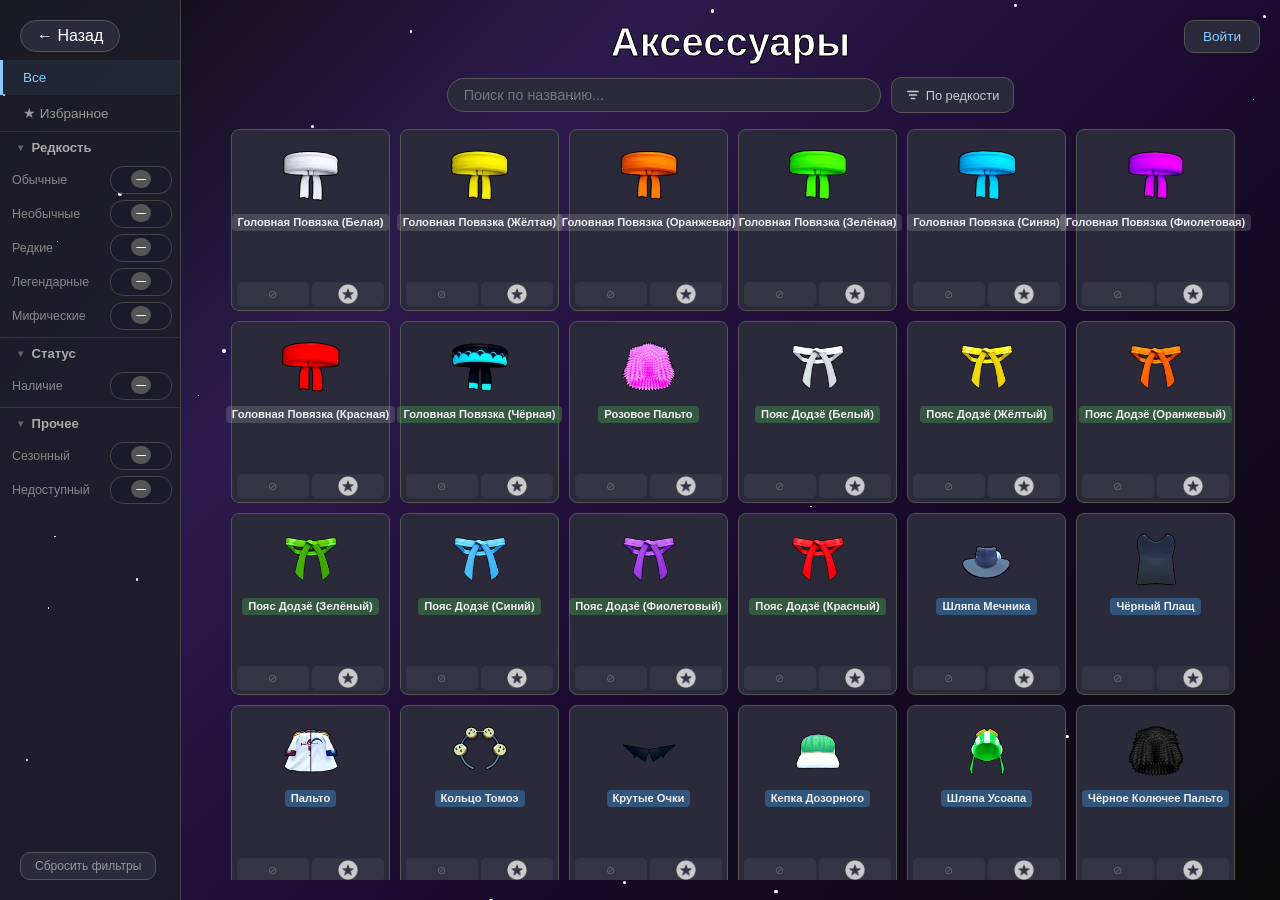
<file: accessories.html>
<!DOCTYPE html>
<html lang="en">
<head>
    <meta charset="UTF-8">
    <meta name="viewport" content="width=device-width, initial-scale=1.0">
    <title>Аксессуары — CheckBF</title>
    <script src="lib/firebase-app-compat.js"></script>
    <script src="lib/firebase-auth-compat.js"></script>
    <script src="lib/firebase-firestore-compat.js"></script>
    <script src="js/toolbar.js"></script>
    <script src="js/filter.js"></script>
    <script src="js/cards.js"></script>
    <script>
        firebase.initializeApp({
            apiKey: "AIzaSyC10fTA0O6vpghuEanI52Yiyrtlkpmd8Nc",
            authDomain: "checkbf-d1a2d.firebaseapp.com",
            projectId: "checkbf-d1a2d",
            storageBucket: "checkbf-d1a2d.firebasestorage.app",
            messagingSenderId: "79682535947",
            appId: "1:79682535947:web:714e3f81408d7a0d0dbd0e"
        });
    </script>
    <script src="js/auth.js"></script>
    <link rel="stylesheet" href="css/filter.css">
    <link rel="stylesheet" href="css/toolbar.css">
    <link rel="stylesheet" href="css/cards.css">
    <style>
        html, body {
            margin: 0;
            padding: 0;
            box-sizing: border-box;
        }
        body {
            height: 100vh;
            background-color: #1a1a1a;
            color: #c900c9;
            font-family: 'Segoe UI', Arial, sans-serif;
            display: flex;
            isolation: isolate;
        }
        body::before {
            content: '';
            position: fixed;
            top: 0; left: 0; right: 0; bottom: 0;
            z-index: -1;
        }
        body.gradient-bg::before {
            background: linear-gradient(135deg, #0a0a0a 0%, #2d1b4e 30%, #1a0a2e 60%, #0a0a0a 100%);
            filter: none;
        }
        body.gradient-bg {
            background-color: transparent;
        }
        .particles {
            position: fixed;
            top: 0;
            left: 0;
            width: 100vw;
            height: 100vh;
            pointer-events: none;
            z-index: 0;
            overflow: hidden;
        }
        .particle {
            position: absolute;
            width: 3px;
            height: 3px;
            background: #fff;
            border-radius: 50%;
            animation: twinkle ease-in-out infinite;
        }
        @keyframes twinkle {
            0%, 100% { opacity: 0.1; transform: translateY(0); }
            50% { opacity: 0.8; transform: translateY(-20px); }
        }
        .back {
            position: fixed;
            top: 20px;
            left: 20px;
            color: #fff;
            text-decoration: none;
            font-size: 1rem;
            border: 1px solid #555;
            border-radius: 16px;
            padding: 6px 16px;
            background: #2a2a3a;
            z-index: 20;
        }
        .back:hover {
            background: #33334a;
        }
        .main {
            flex: 1;
            display: flex;
            flex-direction: column;
            padding: 20px 40px;
        }
        h1 {
            font-size: 2.5rem;
            margin: 0 0 12px 0;
            color: #fff;
            -webkit-text-stroke: 1px #000;
            text-align: center;
        }

        .auth-overlay {
            display: none;
            position: fixed;
            top: 0; left: 0; right: 0; bottom: 0;
            background: rgba(0,0,0,0.7);
            z-index: 50;
            justify-content: center;
            align-items: center;
        }
        .auth-overlay.active { display: flex; }
        .auth-modal {
            background: #1e1e2e;
            border: 1px solid #555;
            border-radius: 16px;
            padding: 30px;
            width: 340px;
            text-align: center;
        }
        .auth-modal h2 { color: #8cf; margin: 0 0 20px; font-size: 1.3rem; }
        .auth-modal input {
            width: 100%; padding: 10px 14px; margin-bottom: 12px;
            border: 1px solid #555; border-radius: 8px;
            background: #2a2a3a; color: #fff; font-size: 0.9rem; box-sizing: border-box;
        }
        .auth-modal input:focus { outline: none; border-color: #8cf; }
        .auth-modal .auth-submit {
            width: 100%; padding: 10px; border: none; border-radius: 8px;
            background: #5c6bc0; color: #fff; font-size: 0.9rem; cursor: pointer; margin-bottom: 10px;
        }
        .auth-modal .auth-submit:hover { background: #7986cb; }
        .auth-modal .google-btn {
            width: 100%; padding: 10px; border: 1px solid #555; border-radius: 8px;
            background: #2a2a3a; color: #ccc; font-size: 0.9rem; cursor: pointer; margin-bottom: 12px;
        }
        .auth-modal .google-btn:hover { background: #33334a; border-color: #8cf; }
        .auth-modal .switch-link { color: #8cf; cursor: pointer; font-size: 0.8rem; }
        .auth-modal .error-msg { color: #c62828; font-size: 0.8rem; margin-bottom: 10px; min-height: 1.2em; }
    </style>
</head>
<body class="gradient-bg">
    <div class="particles" id="particles"></div>
    <div class="auth-bar" id="authBar"></div>
    <div class="sync-indicator" id="syncIndicator">Синхронизация...</div>
    <a class="back" href="index.html">&larr; Назад</a>
    <div class="sidebar">
        <button class="active" data-filter="all">Все</button>
        <button data-filter="favourite">★ Избранное</button>
        <div class="filter-group" data-group="rarity">
            <div class="filter-group-header" onclick="CBF.toggleGroup(this)"><span class="arrow">▼</span> Редкость</div>
            <div class="filter-group-items">
                <div class="filter-item"><span class="filter-item-label">Обычные</span><div class="ft state-1" data-filter="common" data-state="1" title="Не важно"><span class="ft-knob"><span class="ft-knob-icon">—</span></span></div></div>
                <div class="filter-item"><span class="filter-item-label">Необычные</span><div class="ft state-1" data-filter="uncommon" data-state="1" title="Не важно"><span class="ft-knob"><span class="ft-knob-icon">—</span></span></div></div>
                <div class="filter-item"><span class="filter-item-label">Редкие</span><div class="ft state-1" data-filter="rare" data-state="1" title="Не важно"><span class="ft-knob"><span class="ft-knob-icon">—</span></span></div></div>
                <div class="filter-item"><span class="filter-item-label">Легендарные</span><div class="ft state-1" data-filter="legendary" data-state="1" title="Не важно"><span class="ft-knob"><span class="ft-knob-icon">—</span></span></div></div>
                <div class="filter-item"><span class="filter-item-label">Мифические</span><div class="ft state-1" data-filter="mythical" data-state="1" title="Не важно"><span class="ft-knob"><span class="ft-knob-icon">—</span></span></div></div>
            </div>
        </div>
        <div class="filter-group" data-group="status">
            <div class="filter-group-header" onclick="CBF.toggleGroup(this)"><span class="arrow">▼</span> Статус</div>
            <div class="filter-group-items">
                <div class="filter-item"><span class="filter-item-label">Наличие</span><div class="ft state-1" data-filter="obtained" data-state="1" title="Не важно"><span class="ft-knob"><span class="ft-knob-icon">—</span></span></div></div>
            </div>
        </div>
        <div class="filter-group" data-group="other">
            <div class="filter-group-header" onclick="CBF.toggleGroup(this)"><span class="arrow">▼</span> Прочее</div>
            <div class="filter-group-items">
                <div class="filter-item"><span class="filter-item-label">Сезонный</span><div class="ft state-1" data-filter="seasonal" data-state="1" title="Не важно"><span class="ft-knob"><span class="ft-knob-icon">—</span></span></div></div>
                <div class="filter-item"><span class="filter-item-label">Недоступный</span><div class="ft state-1" data-filter="unavailable" data-state="1" title="Не важно"><span class="ft-knob"><span class="ft-knob-icon">—</span></span></div></div>
            </div>
        </div>
    </div>
    <button onclick="CBF.resetAllFilters()" style="position:fixed;bottom:20px;left:20px;z-index:20;background:#2a2a3a;border:1px solid #555;color:#999;font-size:0.75rem;padding:6px 14px;cursor:pointer;border-radius:10px;">Сбросить фильтры</button>
    <div class="main">
        <h1>Аксессуары</h1>
        <div class="toolbar">
            <input class="search" type="text" placeholder="Поиск по названию..." id="searchInput" oninput="filterBySearch()" autocomplete="off">
            <div class="sort-wrap">
                <button class="sort-btn" id="sortBtn" onclick="toggleSortDropdown()">
                    <svg viewBox="0 0 16 16" fill="none">
                        <path d="M2 4h12M4 8h8M6 12h4" stroke="currentColor" stroke-width="1.5" stroke-linecap="round"/>
                    </svg>
                    <span id="sortLabel">По редкости</span>
                </button>
                <div class="sort-dropdown" id="sortDropdown">
                    <button data-sort="default" class="active" onclick="setSort('default', this)">
                        <svg class="icon" viewBox="0 0 16 16" fill="none">
                            <rect x="1" y="2" width="14" height="3" rx="1" fill="currentColor" opacity="0.3"/>
                            <rect x="1" y="6.5" width="14" height="3" rx="1" fill="currentColor" opacity="0.3"/>
                            <rect x="1" y="11" width="14" height="3" rx="1" fill="currentColor" opacity="0.3"/>
                        </svg>
                        По редкости
                    </button>
                    <button data-sort="name" onclick="setSort('name', this)">
                        <svg class="icon" viewBox="0 0 16 16" fill="none">
                            <text x="1" y="12" font-size="11" font-weight="700" fill="currentColor">A</text>
                            <text x="8" y="12" font-size="11" font-weight="700" fill="currentColor">Z</text>
                        </svg>
                        По алфавиту
                    </button>
                    <button data-sort="fav" onclick="setSort('fav', this)">
                        <svg class="icon" viewBox="0 0 16 16" fill="none">
                            <polygon points="8,2 10,6 14,7 11,10 12,14 8,12 4,14 5,10 2,7 6,6" fill="currentColor" opacity="0.6"/>
                        </svg>
                        По фавориту
                    </button>
                </div>
            </div>

        </div>
        <div class="list icons-2">
            <div class="item" data-name="Головная Повязка (Белая)" data-rarity="common" data-eaten="false" data-fav="false">
                <img src="assets/accessories/HeadbandWhiteQ.webp" alt="Headband White">
                <div class="info"><h3>Головная Повязка (Белая)</h3></div>
                <span class="eat-icon" onclick="toggleEaten(event, this)">⊘</span>
                <span class="fav-icon" onclick="toggleFav(event, this)"><img src="assets/Favorite.png" alt=""></span>
            </div>
            <div class="item" data-name="Головная Повязка (Жёлтая)" data-rarity="common" data-eaten="false" data-fav="false">
                <img src="assets/accessories/HeadbandYellowQ.webp" alt="Headband Yellow">
                <div class="info"><h3>Головная Повязка (Жёлтая)</h3></div>
                <span class="eat-icon" onclick="toggleEaten(event, this)">⊘</span>
                <span class="fav-icon" onclick="toggleFav(event, this)"><img src="assets/Favorite.png" alt=""></span>
            </div>
            <div class="item" data-name="Головная Повязка (Оранжевая)" data-rarity="common" data-eaten="false" data-fav="false">
                <img src="assets/accessories/HeadbandOrangeQ.webp" alt="Headband Orange">
                <div class="info"><h3>Головная Повязка (Оранжевая)</h3></div>
                <span class="eat-icon" onclick="toggleEaten(event, this)">⊘</span>
                <span class="fav-icon" onclick="toggleFav(event, this)"><img src="assets/Favorite.png" alt=""></span>
            </div>
            <div class="item" data-name="Головная Повязка (Зелёная)" data-rarity="common" data-eaten="false" data-fav="false">
                <img src="assets/accessories/HeadbandGreenQ.webp" alt="Headband Green">
                <div class="info"><h3>Головная Повязка (Зелёная)</h3></div>
                <span class="eat-icon" onclick="toggleEaten(event, this)">⊘</span>
                <span class="fav-icon" onclick="toggleFav(event, this)"><img src="assets/Favorite.png" alt=""></span>
            </div>
            <div class="item" data-name="Головная Повязка (Синяя)" data-rarity="common" data-eaten="false" data-fav="false">
                <img src="assets/accessories/HeadbandBlueQ.webp" alt="Headband Blue">
                <div class="info"><h3>Головная Повязка (Синяя)</h3></div>
                <span class="eat-icon" onclick="toggleEaten(event, this)">⊘</span>
                <span class="fav-icon" onclick="toggleFav(event, this)"><img src="assets/Favorite.png" alt=""></span>
            </div>
            <div class="item" data-name="Головная Повязка (Фиолетовая)" data-rarity="common" data-eaten="false" data-fav="false">
                <img src="assets/accessories/HeadbandPurpleQ.webp" alt="Headband Purple">
                <div class="info"><h3>Головная Повязка (Фиолетовая)</h3></div>
                <span class="eat-icon" onclick="toggleEaten(event, this)">⊘</span>
                <span class="fav-icon" onclick="toggleFav(event, this)"><img src="assets/Favorite.png" alt=""></span>
            </div>
            <div class="item" data-name="Головная Повязка (Красная)" data-rarity="common" data-eaten="false" data-fav="false">
                <img src="assets/accessories/HeadbandRedQ.webp" alt="Headband Red">
                <div class="info"><h3>Головная Повязка (Красная)</h3></div>
                <span class="eat-icon" onclick="toggleEaten(event, this)">⊘</span>
                <span class="fav-icon" onclick="toggleFav(event, this)"><img src="assets/Favorite.png" alt=""></span>
            </div>
            <div class="item" data-name="Головная Повязка (Чёрная)" data-rarity="uncommon" data-eaten="false" data-fav="false">
                <img src="assets/accessories/HeadbandBlackQ.webp" alt="Headband Black">
                <div class="info"><h3>Головная Повязка (Чёрная)</h3></div>
                <span class="eat-icon" onclick="toggleEaten(event, this)">⊘</span>
                <span class="fav-icon" onclick="toggleFav(event, this)"><img src="assets/Favorite.png" alt=""></span>
            </div>
            <div class="item" data-name="Розовое Пальто" data-rarity="uncommon" data-eaten="false" data-fav="false">
                <img src="assets/accessories/PinkCoatQ.webp" alt="Pink Coat">
                <div class="info"><h3>Розовое Пальто</h3></div>
                <span class="eat-icon" onclick="toggleEaten(event, this)">⊘</span>
                <span class="fav-icon" onclick="toggleFav(event, this)"><img src="assets/Favorite.png" alt=""></span>
            </div>
            <div class="item" data-name="Пояс Додзё (Белый)" data-rarity="uncommon" data-eaten="false" data-fav="false">
                <img src="assets/accessories/DojoBeltWhiteQ.webp" alt="Dojo Belt White">
                <div class="info"><h3>Пояс Додзё (Белый)</h3></div>
                <span class="eat-icon" onclick="toggleEaten(event, this)">⊘</span>
                <span class="fav-icon" onclick="toggleFav(event, this)"><img src="assets/Favorite.png" alt=""></span>
            </div>
            <div class="item" data-name="Пояс Додзё (Жёлтый)" data-rarity="uncommon" data-eaten="false" data-fav="false">
                <img src="assets/accessories/DojoBeltYellowQ.webp" alt="Dojo Belt Yellow">
                <div class="info"><h3>Пояс Додзё (Жёлтый)</h3></div>
                <span class="eat-icon" onclick="toggleEaten(event, this)">⊘</span>
                <span class="fav-icon" onclick="toggleFav(event, this)"><img src="assets/Favorite.png" alt=""></span>
            </div>
            <div class="item" data-name="Пояс Додзё (Оранжевый)" data-rarity="uncommon" data-eaten="false" data-fav="false">
                <img src="assets/accessories/DojoBeltOrangeQ.webp" alt="Dojo Belt Orange">
                <div class="info"><h3>Пояс Додзё (Оранжевый)</h3></div>
                <span class="eat-icon" onclick="toggleEaten(event, this)">⊘</span>
                <span class="fav-icon" onclick="toggleFav(event, this)"><img src="assets/Favorite.png" alt=""></span>
            </div>
            <div class="item" data-name="Пояс Додзё (Зелёный)" data-rarity="uncommon" data-eaten="false" data-fav="false">
                <img src="assets/accessories/DojoBeltGreenQ.webp" alt="Dojo Belt Green">
                <div class="info"><h3>Пояс Додзё (Зелёный)</h3></div>
                <span class="eat-icon" onclick="toggleEaten(event, this)">⊘</span>
                <span class="fav-icon" onclick="toggleFav(event, this)"><img src="assets/Favorite.png" alt=""></span>
            </div>
            <div class="item" data-name="Пояс Додзё (Синий)" data-rarity="uncommon" data-eaten="false" data-fav="false">
                <img src="assets/accessories/DojoBeltBlueQ.webp" alt="Dojo Belt Blue">
                <div class="info"><h3>Пояс Додзё (Синий)</h3></div>
                <span class="eat-icon" onclick="toggleEaten(event, this)">⊘</span>
                <span class="fav-icon" onclick="toggleFav(event, this)"><img src="assets/Favorite.png" alt=""></span>
            </div>
            <div class="item" data-name="Пояс Додзё (Фиолетовый)" data-rarity="uncommon" data-eaten="false" data-fav="false">
                <img src="assets/accessories/DojoBeltPurpleQ.webp" alt="Dojo Belt Purple">
                <div class="info"><h3>Пояс Додзё (Фиолетовый)</h3></div>
                <span class="eat-icon" onclick="toggleEaten(event, this)">⊘</span>
                <span class="fav-icon" onclick="toggleFav(event, this)"><img src="assets/Favorite.png" alt=""></span>
            </div>
            <div class="item" data-name="Пояс Додзё (Красный)" data-rarity="uncommon" data-eaten="false" data-fav="false">
                <img src="assets/accessories/DojoBeltRedQ.webp" alt="Dojo Belt Red">
                <div class="info"><h3>Пояс Додзё (Красный)</h3></div>
                <span class="eat-icon" onclick="toggleEaten(event, this)">⊘</span>
                <span class="fav-icon" onclick="toggleFav(event, this)"><img src="assets/Favorite.png" alt=""></span>
            </div>
            <div class="item" data-name="Шляпа Мечника" data-rarity="rare" data-eaten="false" data-fav="false">
                <img src="assets/accessories/SwordsmanHatQ.webp" alt="Swordsman Hat">
                <div class="info"><h3>Шляпа Мечника</h3></div>
                <span class="eat-icon" onclick="toggleEaten(event, this)">⊘</span>
                <span class="fav-icon" onclick="toggleFav(event, this)"><img src="assets/Favorite.png" alt=""></span>
            </div>
            <div class="item" data-name="Чёрный Плащ" data-rarity="rare" data-eaten="false" data-fav="false">
                <img src="assets/accessories/BlackCapeQ.webp" alt="Black Cloak">
                <div class="info"><h3>Чёрный Плащ</h3></div>
                <span class="eat-icon" onclick="toggleEaten(event, this)">⊘</span>
                <span class="fav-icon" onclick="toggleFav(event, this)"><img src="assets/Favorite.png" alt=""></span>
            </div>
            <div class="item" data-name="Пальто" data-rarity="rare" data-eaten="false" data-fav="false">
                <img src="assets/accessories/CoatQ.webp" alt="Coat">
                <div class="info"><h3>Пальто</h3></div>
                <span class="eat-icon" onclick="toggleEaten(event, this)">⊘</span>
                <span class="fav-icon" onclick="toggleFav(event, this)"><img src="assets/Favorite.png" alt=""></span>
            </div>
            <div class="item" data-name="Кольцо Томоэ" data-rarity="rare" data-eaten="false" data-fav="false">
                <img src="assets/accessories/TomoeRingQ.webp" alt="Tomoe Ring">
                <div class="info"><h3>Кольцо Томоэ</h3></div>
                <span class="eat-icon" onclick="toggleEaten(event, this)">⊘</span>
                <span class="fav-icon" onclick="toggleFav(event, this)"><img src="assets/Favorite.png" alt=""></span>
            </div>
            <div class="item" data-name="Крутые Очки" data-rarity="rare" data-eaten="false" data-fav="false">
                <img src="assets/accessories/CoolShadesQ.webp" alt="Cool Glasses">
                <div class="info"><h3>Крутые Очки</h3></div>
                <span class="eat-icon" onclick="toggleEaten(event, this)">⊘</span>
                <span class="fav-icon" onclick="toggleFav(event, this)"><img src="assets/Favorite.png" alt=""></span>
            </div>
            <div class="item" data-name="Кепка Дозорного" data-rarity="rare" data-eaten="false" data-fav="false">
                <img src="assets/accessories/MarineCapQ.webp" alt="Marine Cap">
                <div class="info"><h3>Кепка Дозорного</h3></div>
                <span class="eat-icon" onclick="toggleEaten(event, this)">⊘</span>
                <span class="fav-icon" onclick="toggleFav(event, this)"><img src="assets/Favorite.png" alt=""></span>
            </div>
            <div class="item" data-name="Шляпа Усоапа" data-rarity="rare" data-eaten="false" data-fav="false">
                <img src="assets/accessories/UsoapsHatQ.webp" alt="Usopp Hat">
                <div class="info"><h3>Шляпа Усоапа</h3></div>
                <span class="eat-icon" onclick="toggleEaten(event, this)">⊘</span>
                <span class="fav-icon" onclick="toggleFav(event, this)"><img src="assets/Favorite.png" alt=""></span>
            </div>
            <div class="item" data-name="Чёрное Колючее Пальто" data-rarity="rare" data-eaten="false" data-fav="false">
                <img src="assets/accessories/BlackSpikeyCoatQ.webp" alt="Black Spiky Coat">
                <div class="info"><h3>Чёрное Колючее Пальто</h3></div>
                <span class="eat-icon" onclick="toggleEaten(event, this)">⊘</span>
                <span class="fav-icon" onclick="toggleFav(event, this)"><img src="assets/Favorite.png" alt=""></span>
            </div>
            <div class="item" data-name="Шлем Воина" data-rarity="rare" data-eaten="false" data-fav="false">
                <img src="assets/accessories/WarriorHelmetQ.webp" alt="Warrior Helmet">
                <div class="info"><h3>Шлем Воина</h3></div>
                <span class="eat-icon" onclick="toggleEaten(event, this)">⊘</span>
                <span class="fav-icon" onclick="toggleFav(event, this)"><img src="assets/Favorite.png" alt=""></span>
            </div>
            <div class="item" data-name="Маска Гуля" data-rarity="rare" data-eaten="false" data-fav="false">
                <img src="assets/accessories/GhoulMaskQ.webp" alt="Ghoul Mask">
                <div class="info"><h3>Маска Гуля</h3></div>
                <span class="eat-icon" onclick="toggleEaten(event, this)">⊘</span>
                <span class="fav-icon" onclick="toggleFav(event, this)"><img src="assets/Favorite.png" alt=""></span>
            </div>
            <div class="item" data-name="Синее Колючее Пальто" data-rarity="rare" data-eaten="false" data-fav="false">
                <img src="assets/accessories/BlueSpikeyCoatQ.webp" alt="Blue Spiky Coat">
                <div class="info"><h3>Синее Колючее Пальто</h3></div>
                <span class="eat-icon" onclick="toggleEaten(event, this)">⊘</span>
                <span class="fav-icon" onclick="toggleFav(event, this)"><img src="assets/Favorite.png" alt=""></span>
            </div>
            <div class="item" data-name="Красное Колючее Пальто" data-rarity="rare" data-eaten="false" data-fav="false">
                <img src="assets/accessories/RedSpikeyCoatQ.webp" alt="Red Spiky Coat">
                <div class="info"><h3>Красное Колючее Пальто</h3></div>
                <span class="eat-icon" onclick="toggleEaten(event, this)">⊘</span>
                <span class="fav-icon" onclick="toggleFav(event, this)"><img src="assets/Favorite.png" alt=""></span>
            </div>
            <div class="item" data-name="Цилиндр" data-rarity="rare" data-eaten="false" data-fav="false">
                <img src="assets/accessories/TophatQ.webp" alt="Top Hat">
                <div class="info"><h3>Цилиндр</h3></div>
                <span class="eat-icon" onclick="toggleEaten(event, this)">⊘</span>
                <span class="fav-icon" onclick="toggleFav(event, this)"><img src="assets/Favorite.png" alt=""></span>
            </div>
            <div class="item" data-name="Чоппа" data-rarity="rare" data-eaten="false" data-fav="false">
                <img src="assets/accessories/ChoppaQ.webp" alt="Chopper">
                <div class="info"><h3>Чоппа</h3></div>
                <span class="eat-icon" onclick="toggleEaten(event, this)">⊘</span>
                <span class="fav-icon" onclick="toggleFav(event, this)"><img src="assets/Favorite.png" alt=""></span>
            </div>
            <div class="item" data-name="Шлем Пилота" data-rarity="rare" data-eaten="false" data-fav="false">
                <img src="assets/accessories/PilotHelmetQ.webp" alt="Pilot Helmet">
                <div class="info"><h3>Шлем Пилота</h3></div>
                <span class="eat-icon" onclick="toggleEaten(event, this)">⊘</span>
                <span class="fav-icon" onclick="toggleFav(event, this)"><img src="assets/Favorite.png" alt=""></span>
            </div>
            <div class="item" data-name="Леи" data-rarity="rare" data-eaten="false" data-fav="false">
                <img src="assets/accessories/LeiQ.webp" alt="Lei">
                <div class="info"><h3>Леи</h3></div>
                <span class="eat-icon" onclick="toggleEaten(event, this)">⊘</span>
                <span class="fav-icon" onclick="toggleFav(event, this)"><img src="assets/Favorite.png" alt=""></span>
            </div>
            <div class="item" data-name="Золотая Шляпа от Солнца" data-rarity="rare" data-eaten="false" data-fav="false">
                <img src="assets/accessories/GoldenSunhatQ.webp" alt="Sun Hat Gold">
                <div class="info"><h3>Золотая Шляпа от Солнца</h3></div>
                <span class="eat-icon" onclick="toggleEaten(event, this)">⊘</span>
                <span class="fav-icon" onclick="toggleFav(event, this)"><img src="assets/Favorite.png" alt=""></span>
            </div>
            <div class="item" data-name="Медвежьи Уши" data-rarity="rare" data-eaten="false" data-fav="false">
                <img src="assets/accessories/BearEarsQ.webp" alt="Bear Ears">
                <div class="info"><h3>Медвежьи Уши</h3></div>
                <span class="eat-icon" onclick="toggleEaten(event, this)">⊘</span>
                <span class="fav-icon" onclick="toggleFav(event, this)"><img src="assets/Favorite.png" alt=""></span>
            </div>
            <div class="item" data-name="Плащ Охотника (Чёрный)" data-rarity="rare" data-eaten="false" data-fav="false">
                <img src="assets/accessories/HuntersCapeAQ.webp" alt="Hunter Cloak Black">
                <div class="info"><h3>Плащ Охотника (Чёрный)</h3></div>
                <span class="eat-icon" onclick="toggleEaten(event, this)">⊘</span>
                <span class="fav-icon" onclick="toggleFav(event, this)"><img src="assets/Favorite.png" alt=""></span>
            </div>
            <div class="item" data-name="Плащ Охотника (Зелёный)" data-rarity="rare" data-eaten="false" data-fav="false">
                <img src="assets/accessories/HuntersCapeBQ.webp" alt="Hunter Cloak Green">
                <div class="info"><h3>Плащ Охотника (Зелёный)</h3></div>
                <span class="eat-icon" onclick="toggleEaten(event, this)">⊘</span>
                <span class="fav-icon" onclick="toggleFav(event, this)"><img src="assets/Favorite.png" alt=""></span>
            </div>
            <div class="item" data-name="Плащ Охотника (Красный)" data-rarity="rare" data-eaten="false" data-fav="false">
                <img src="assets/accessories/HuntersCapeCQ.webp" alt="Hunter Cloak Red">
                <div class="info"><h3>Плащ Охотника (Красный)</h3></div>
                <span class="eat-icon" onclick="toggleEaten(event, this)">⊘</span>
                <span class="fav-icon" onclick="toggleFav(event, this)"><img src="assets/Favorite.png" alt=""></span>
            </div>
            <div class="item" data-name="Бандана (Чёрная)" data-rarity="rare" data-eaten="false" data-fav="false">
                <img src="assets/accessories/BandannaAQ.webp" alt="Bandana Black">
                <div class="info"><h3>Бандана (Чёрная)</h3></div>
                <span class="eat-icon" onclick="toggleEaten(event, this)">⊘</span>
                <span class="fav-icon" onclick="toggleFav(event, this)"><img src="assets/Favorite.png" alt=""></span>
            </div>
            <div class="item" data-name="Бандана (Зелёная)" data-rarity="rare" data-eaten="false" data-fav="false">
                <img src="assets/accessories/BandannaBQ.webp" alt="Bandana Green">
                <div class="info"><h3>Бандана (Зелёная)</h3></div>
                <span class="eat-icon" onclick="toggleEaten(event, this)">⊘</span>
                <span class="fav-icon" onclick="toggleFav(event, this)"><img src="assets/Favorite.png" alt=""></span>
            </div>
            <div class="item" data-name="Бандана (Красная)" data-rarity="rare" data-eaten="false" data-fav="false">
                <img src="assets/accessories/BandannaCQ.webp" alt="Bandana Red">
                <div class="info"><h3>Бандана (Красная)</h3></div>
                <span class="eat-icon" onclick="toggleEaten(event, this)">⊘</span>
                <span class="fav-icon" onclick="toggleFav(event, this)"><img src="assets/Favorite.png" alt=""></span>
            </div>
            <div class="item" data-name="Симпатичный Шлем" data-rarity="rare" data-eaten="false" data-fav="false">
                <img src="assets/accessories/PrettyHelmetQ.webp" alt="Cute Helmet">
                <div class="info"><h3>Симпатичный Шлем</h3></div>
                <span class="eat-icon" onclick="toggleEaten(event, this)">⊘</span>
                <span class="fav-icon" onclick="toggleFav(event, this)"><img src="assets/Favorite.png" alt=""></span>
            </div>
            <div class="item" data-name="Челюстной Щит" data-rarity="rare" data-eaten="false" data-fav="false">
                <img src="assets/accessories/JawShieldQ.webp" alt="Jaw Shield">
                <div class="info"><h3>Челюстной Щит</h3></div>
                <span class="eat-icon" onclick="toggleEaten(event, this)">⊘</span>
                <span class="fav-icon" onclick="toggleFav(event, this)"><img src="assets/Favorite.png" alt=""></span>
            </div>
            <div class="item" data-name="Ожерелье из Зубов Акулы" data-rarity="rare" data-eaten="false" data-fav="false">
                <img src="assets/accessories/SharkToothNecklaceQ.webp" alt="Shark Tooth Necklace">
                <div class="info"><h3>Ожерелье из Зубов Акулы</h3></div>
                <span class="eat-icon" onclick="toggleEaten(event, this)">⊘</span>
                <span class="fav-icon" onclick="toggleFav(event, this)"><img src="assets/Favorite.png" alt=""></span>
            </div>
            <div class="item" data-name="Пояс Додзё (Чёрный)" data-rarity="rare" data-eaten="false" data-fav="false">
                <img src="assets/accessories/DojoBeltBlackQ.webp" alt="Dojo Belt Black">
                <div class="info"><h3>Пояс Додзё (Чёрный)</h3></div>
                <span class="eat-icon" onclick="toggleEaten(event, this)">⊘</span>
                <span class="fav-icon" onclick="toggleFav(event, this)"><img src="assets/Favorite.png" alt=""></span>
            </div>
            <div class="item" data-name="Череп Т-Рекса" data-rarity="rare" data-eaten="false" data-fav="false">
                <img src="assets/accessories/TRexSkullQ.webp" alt="TRex Skull">
                <div class="info"><h3>Череп Т-Рекса</h3></div>
                <span class="eat-icon" onclick="toggleEaten(event, this)">⊘</span>
                <span class="fav-icon" onclick="toggleFav(event, this)"><img src="assets/Favorite.png" alt=""></span>
            </div>
            <div class="item" data-name="Шляпа Эльфа" data-rarity="rare" data-eaten="false" data-fav="false">
                <span class="seasonal">?<span class="tooltip">Это сезонный предмет, который невозможно получить в обычное время</span></span>
                <img src="assets/accessories/ElfHatQ.webp" alt="Elf Hat">
                <div class="info"><h3>Шляпа Эльфа</h3></div>
                <span class="eat-icon" onclick="toggleEaten(event, this)">⊘</span>
                <span class="fav-icon" onclick="toggleFav(event, this)"><img src="assets/Favorite.png" alt=""></span>
            </div>
            <div class="item" data-name="Шляпа Санты" data-rarity="rare" data-eaten="false" data-fav="false">
                <span class="seasonal">?<span class="tooltip">Это сезонный предмет, который невозможно получить в обычное время</span></span>
                <img src="assets/accessories/SantaHatQ.webp" alt="Santa Hat">
                <div class="info"><h3>Шляпа Санты</h3></div>
                <span class="eat-icon" onclick="toggleEaten(event, this)">⊘</span>
                <span class="fav-icon" onclick="toggleFav(event, this)"><img src="assets/Favorite.png" alt=""></span>
            </div>
            <div class="item" data-name="Очки Свана" data-rarity="legendary" data-eaten="false" data-fav="false">
                <img src="assets/accessories/SwanGlassesQ.webp" alt="Swan Glasses">
                <div class="info"><h3>Очки Свана</h3></div>
                <span class="eat-icon" onclick="toggleEaten(event, this)">⊘</span>
                <span class="fav-icon" onclick="toggleFav(event, this)"><img src="assets/Favorite.png" alt=""></span>
            </div>
            <div class="item" data-name="Кепка-Зебра" data-rarity="legendary" data-eaten="false" data-fav="false">
                <img src="assets/accessories/ZebraCapQ.webp" alt="Zebra Cap">
                <div class="info"><h3>Кепка-Зебра</h3></div>
                <span class="eat-icon" onclick="toggleEaten(event, this)">⊘</span>
                <span class="fav-icon" onclick="toggleFav(event, this)"><img src="assets/Favorite.png" alt=""></span>
            </div>
            <div class="item" data-name="Мушкетёрская Шляпа" data-rarity="legendary" data-eaten="false" data-fav="false">
                <img src="assets/accessories/MusketeerHatQ.webp" alt="Musketeer Hat">
                <div class="info"><h3>Мушкетёрская Шляпа</h3></div>
                <span class="eat-icon" onclick="toggleEaten(event, this)">⊘</span>
                <span class="fav-icon" onclick="toggleFav(event, this)"><img src="assets/Favorite.png" alt=""></span>
            </div>
            <div class="item" data-name="Святая Корона" data-rarity="legendary" data-eaten="false" data-fav="false">
                <img src="assets/accessories/HolyCrownQ.webp" alt="Holy Crown">
                <div class="info"><h3>Святая Корона</h3></div>
                <span class="eat-icon" onclick="toggleEaten(event, this)">⊘</span>
                <span class="fav-icon" onclick="toggleFav(event, this)"><img src="assets/Favorite.png" alt=""></span>
            </div>
            <div class="item" data-name="Бледный Шарф" data-rarity="legendary" data-eaten="false" data-fav="false">
                <img src="assets/accessories/PaleScarfQ.webp" alt="Pale Scarf">
                <div class="info"><h3>Бледный Шарф</h3></div>
                <span class="eat-icon" onclick="toggleEaten(event, this)">⊘</span>
                <span class="fav-icon" onclick="toggleFav(event, this)"><img src="assets/Favorite.png" alt=""></span>
            </div>
            <div class="item" data-name="Пернатый Лик" data-rarity="legendary" data-eaten="false" data-fav="false">
                <img src="assets/accessories/FeatheredVisageQ.webp" alt="Feathered Visage">
                <div class="info"><h3>Пернатый Лик</h3></div>
                <span class="eat-icon" onclick="toggleEaten(event, this)">⊘</span>
                <span class="fav-icon" onclick="toggleFav(event, this)"><img src="assets/Favorite.png" alt=""></span>
            </div>
            <div class="item" data-name="Шлем Валькирии" data-rarity="legendary" data-eaten="false" data-fav="false">
                <img src="assets/accessories/ValkyrieHelmetQ.webp" alt="Valkyrie Helmet">
                <div class="info"><h3>Шлем Валькирии</h3></div>
                <span class="eat-icon" onclick="toggleEaten(event, this)">⊘</span>
                <span class="fav-icon" onclick="toggleFav(event, this)"><img src="assets/Favorite.png" alt=""></span>
            </div>
            <div class="item" data-name="Челюсть Ужаса" data-rarity="legendary" data-eaten="false" data-fav="false">
                <img src="assets/accessories/TerrorJawQ.webp" alt="Jaw of Terror">
                <div class="info"><h3>Челюсть Ужаса</h3></div>
                <span class="eat-icon" onclick="toggleEaten(event, this)">⊘</span>
                <span class="fav-icon" onclick="toggleFav(event, this)"><img src="assets/Favorite.png" alt=""></span>
            </div>
            <div class="item" data-name="Корона Левиафана" data-rarity="legendary" data-eaten="false" data-fav="false">
                <img src="assets/accessories/LeviathanCrownQ.webp" alt="Leviathan Crown">
                <div class="info"><h3>Корона Левиафана</h3></div>
                <span class="eat-icon" onclick="toggleEaten(event, this)">⊘</span>
                <span class="fav-icon" onclick="toggleFav(event, this)"><img src="assets/Favorite.png" alt=""></span>
            </div>
            <div class="item" data-name="Риббон Кицунэ" data-rarity="legendary" data-eaten="false" data-fav="false">
                <img src="assets/accessories/KitsuneRibbonQ.webp" alt="Kitsune Ribbon">
                <div class="info"><h3>Риббон Кицунэ</h3></div>
                <span class="eat-icon" onclick="toggleEaten(event, this)">⊘</span>
                <span class="fav-icon" onclick="toggleFav(event, this)"><img src="assets/Favorite.png" alt=""></span>
            </div>
            <div class="item" data-name="Маска Кицунэ" data-rarity="legendary" data-eaten="false" data-fav="false">
                <img src="assets/accessories/KitsuneMaskQ.webp" alt="Kitsune Mask">
                <div class="info"><h3>Маска Кицунэ</h3></div>
                <span class="eat-icon" onclick="toggleEaten(event, this)">⊘</span>
                <span class="fav-icon" onclick="toggleFav(event, this)"><img src="assets/Favorite.png" alt=""></span>
            </div>
            <div class="item" data-name="Капюшон Дино" data-rarity="legendary" data-eaten="false" data-fav="false">
                <img src="assets/accessories/DinoHoodQ.webp" alt="Dino Hood">
                <div class="info"><h3>Капюшон Дино</h3></div>
                <span class="eat-icon" onclick="toggleEaten(event, this)">⊘</span>
                <span class="fav-icon" onclick="toggleFav(event, this)"><img src="assets/Favorite.png" alt=""></span>
            </div>
            <div class="item" data-name="Пальто Купидона" data-rarity="legendary" data-eaten="false" data-fav="false">
                <span class="seasonal">?<span class="tooltip">Это сезонный предмет, который невозможно получить в обычное время</span></span>
                <img src="assets/accessories/CupidsCoatQ.webp" alt="Cupid Coat">
                <div class="info"><h3>Пальто Купидона</h3></div>
                <span class="eat-icon" onclick="toggleEaten(event, this)">⊘</span>
                <span class="fav-icon" onclick="toggleFav(event, this)"><img src="assets/Favorite.png" alt=""></span>
            </div>
            <div class="item" data-name="Сердечные Очки" data-rarity="legendary" data-eaten="false" data-fav="false">
                <span class="seasonal">?<span class="tooltip">Это сезонный предмет, который невозможно получить в обычное время</span></span>
                <img src="assets/accessories/HeartShadesQ.webp" alt="Heart Glasses">
                <div class="info"><h3>Сердечные Очки</h3></div>
                <span class="eat-icon" onclick="toggleEaten(event, this)">⊘</span>
                <span class="fav-icon" onclick="toggleFav(event, this)"><img src="assets/Favorite.png" alt=""></span>
            </div>
            <div class="item" data-name="Пальто D.S." data-rarity="legendary" data-eaten="false" data-fav="false" style="opacity:0.4;">
                <img src="assets/accessories/DSCoatQ.webp" alt="D.S. Coat">
                <div class="info"><h3>Пальто D.S.</h3><p style="color:#c62828;font-size:0.55rem;">Недоступно</p></div>
                <span class="eat-icon" onclick="toggleEaten(event, this)">⊘</span>
                <span class="fav-icon" onclick="toggleFav(event, this)"><img src="assets/Favorite.png" alt=""></span>
            </div>
            <div class="item" data-name="Драконья Мантия" data-rarity="legendary" data-eaten="false" data-fav="false" style="opacity:0.4;">
                <img src="assets/accessories/DragonMantleQ.webp" alt="Dragon Mantle">
                <div class="info"><h3>Драконья Мантия</h3><p style="color:#c62828;font-size:0.55rem;">Недоступно</p></div>
                <span class="eat-icon" onclick="toggleEaten(event, this)">⊘</span>
                <span class="fav-icon" onclick="toggleFav(event, this)"><img src="assets/Favorite.png" alt=""></span>
            </div>
            <div class="item" data-name="Шлем Виверны" data-rarity="legendary" data-eaten="false" data-fav="false" style="opacity:0.4;">
                <img src="assets/accessories/WyvernHelmetQ.webp" alt="Wyvern Helmet">
                <div class="info"><h3>Шлем Виверны</h3><p style="color:#c62828;font-size:0.55rem;">Недоступно</p></div>
                <span class="eat-icon" onclick="toggleEaten(event, this)">⊘</span>
                <span class="fav-icon" onclick="toggleFav(event, this)"><img src="assets/Favorite.png" alt=""></span>
            </div>
            <div class="item" data-name="Тёмное Пальто" data-rarity="mythical" data-eaten="false" data-fav="false">
                <img src="assets/accessories/DarkCoatQ.webp" alt="Dark Coat">
                <div class="info"><h3>Тёмное Пальто</h3></div>
                <span class="eat-icon" onclick="toggleEaten(event, this)">⊘</span>
                <span class="fav-icon" onclick="toggleFav(event, this)"><img src="assets/Favorite.png" alt=""></span>
            </div>
            <div class="item" data-name="Щит Левиафана" data-rarity="mythical" data-eaten="false" data-fav="false">
                <img src="assets/accessories/LeviathanShieldQ.webp" alt="Leviathan Shield">
                <div class="info"><h3>Щит Левиафана</h3></div>
                <span class="eat-icon" onclick="toggleEaten(event, this)">⊘</span>
                <span class="fav-icon" onclick="toggleFav(event, this)"><img src="assets/Favorite.png" alt=""></span>
            </div>
            <div class="item" data-name="Пальто Крови" data-rarity="mythical" data-eaten="false" data-fav="false">
                <span class="seasonal">?<span class="tooltip">Это сезонный предмет, который невозможно получить в обычное время</span></span>
                <img src="assets/accessories/SanguineCloakQ.webp" alt="Blood Coat">
                <div class="info"><h3>Пальто Крови</h3></div>
                <span class="eat-icon" onclick="toggleEaten(event, this)">⊘</span>
                <span class="fav-icon" onclick="toggleFav(event, this)"><img src="assets/Favorite.png" alt=""></span>
            </div>
            <div class="item" data-name="Шлем Они" data-rarity="mythical" data-eaten="false" data-fav="false">
                <span class="seasonal">?<span class="tooltip">Это сезонный предмет, который невозможно получить в обычное время</span></span>
                <img src="assets/accessories/OniHelmetQ.webp" alt="Oni Helmet">
                <div class="info"><h3>Шлем Они</h3></div>
                <span class="eat-icon" onclick="toggleEaten(event, this)">⊘</span>
                <span class="fav-icon" onclick="toggleFav(event, this)"><img src="assets/Favorite.png" alt=""></span>
            </div>
            <div class="item" data-name="Божественное Пальто" data-rarity="mythical" data-eaten="false" data-fav="false">
                <span class="seasonal">?<span class="tooltip">Это сезонный предмет, который невозможно получить в обычное время</span></span>
                <img src="assets/accessories/DivineCloakQ.webp" alt="Divine Coat">
                <div class="info"><h3>Божественное Пальто</h3></div>
                <span class="eat-icon" onclick="toggleEaten(event, this)">⊘</span>
                <span class="fav-icon" onclick="toggleFav(event, this)"><img src="assets/Favorite.png" alt=""></span>
            </div>
            <div class="item" data-name="Небесный Шлем" data-rarity="mythical" data-eaten="false" data-fav="false">
                <span class="seasonal">?<span class="tooltip">Это сезонный предмет, который невозможно получить в обычное время</span></span>
                <img src="assets/accessories/CelestialHelmetQ.webp" alt="Celestial Helmet">
                <div class="info"><h3>Небесный Шлем</h3></div>
                <span class="eat-icon" onclick="toggleEaten(event, this)">⊘</span>
                <span class="fav-icon" onclick="toggleFav(event, this)"><img src="assets/Favorite.png" alt=""></span>
            </div>
            <div class="item" data-name="Ковенская Шляпа Ведьмы" data-rarity="mythical" data-eaten="false" data-fav="false">
                <span class="seasonal">?<span class="tooltip">Это сезонный предмет, который невозможно получить в обычное время</span></span>
                <img src="assets/accessories/CovenWitchHatQ.webp" alt="Coven Witch Hat">
                <div class="info"><h3>Ковенская Шляпа Ведьмы</h3></div>
                <span class="eat-icon" onclick="toggleEaten(event, this)">⊘</span>
                <span class="fav-icon" onclick="toggleFav(event, this)"><img src="assets/Favorite.png" alt=""></span>
            </div>
            <div class="item" data-name="Тыквенная Маска" data-rarity="mythical" data-eaten="false" data-fav="false">
                <span class="seasonal">?<span class="tooltip">Это сезонный предмет, который невозможно получить в обычное время</span></span>
                <img src="assets/accessories/PumpkinMaskQ.webp" alt="Pumpkin Mask">
                <div class="info"><h3>Тыквенная Маска</h3></div>
                <span class="eat-icon" onclick="toggleEaten(event, this)">⊘</span>
                <span class="fav-icon" onclick="toggleFav(event, this)"><img src="assets/Favorite.png" alt=""></span>
            </div>
            <div class="item" data-name="Праздничный Плащ" data-rarity="mythical" data-eaten="false" data-fav="false">
                <span class="seasonal">?<span class="tooltip">Это сезонный предмет, который невозможно получить в обычное время</span></span>
                <img src="assets/accessories/HolidayCloakQ.webp" alt="Festive Cloak">
                <div class="info"><h3>Праздничный Плащ</h3></div>
                <span class="eat-icon" onclick="toggleEaten(event, this)">⊘</span>
                <span class="fav-icon" onclick="toggleFav(event, this)"><img src="assets/Favorite.png" alt=""></span>
            </div>
            <div class="item" data-name="Праздничная Шляпа" data-rarity="mythical" data-eaten="false" data-fav="false">
                <span class="seasonal">?<span class="tooltip">Это сезонный предмет, который невозможно получить в обычное время</span></span>
                <img src="assets/accessories/PartyHatQ.webp" alt="Festive Hat">
                <div class="info"><h3>Праздничная Шляпа</h3></div>
                <span class="eat-icon" onclick="toggleEaten(event, this)">⊘</span>
                <span class="fav-icon" onclick="toggleFav(event, this)"><img src="assets/Favorite.png" alt=""></span>
            </div>
            <div class="item" data-name="Праздничная Шляпа 50B" data-rarity="mythical" data-eaten="false" data-fav="false">
                <span class="seasonal">?<span class="tooltip">Это сезонный предмет, который невозможно получить в обычное время</span></span>
                <img src="assets/accessories/PartyHat50BQ.webp" alt="Festive Hat 50B">
                <div class="info"><h3>Праздничная Шляпа 50B</h3></div>
                <span class="eat-icon" onclick="toggleEaten(event, this)">⊘</span>
                <span class="fav-icon" onclick="toggleFav(event, this)"><img src="assets/Favorite.png" alt=""></span>
            </div>
            <div class="item" data-name="Морозный Шлем" data-rarity="mythical" data-eaten="false" data-fav="false">
                <span class="seasonal">?<span class="tooltip">Это сезонный предмет, который невозможно получить в обычное время</span></span>
                <img src="assets/accessories/FrostyHelmetQ.webp" alt="Frost Helmet">
                <div class="info"><h3>Морозный Шлем</h3></div>
                <span class="eat-icon" onclick="toggleEaten(event, this)">⊘</span>
                <span class="fav-icon" onclick="toggleFav(event, this)"><img src="assets/Favorite.png" alt=""></span>
            </div>
            <div class="item" data-name="Шлем из Перечной Мяты" data-rarity="mythical" data-eaten="false" data-fav="false">
                <span class="seasonal">?<span class="tooltip">Это сезонный предмет, который невозможно получить в обычное время</span></span>
                <img src="assets/accessories/PeppermintHelmetQ.webp" alt="Peppermint Helmet">
                <div class="info"><h3>Шлем из Перечной Мяты</h3></div>
                <span class="eat-icon" onclick="toggleEaten(event, this)">⊘</span>
                <span class="fav-icon" onclick="toggleFav(event, this)"><img src="assets/Favorite.png" alt=""></span>
            </div>
            <div class="item" data-name="Красный Бант" data-rarity="mythical" data-eaten="false" data-fav="false">
                <span class="seasonal">?<span class="tooltip">Это сезонный предмет, который невозможно получить в обычное время</span></span>
                <img src="assets/accessories/RedRibbonQ.webp" alt="Red Bow">
                <div class="info"><h3>Красный Бант</h3></div>
                <span class="eat-icon" onclick="toggleEaten(event, this)">⊘</span>
                <span class="fav-icon" onclick="toggleFav(event, this)"><img src="assets/Favorite.png" alt=""></span>
            </div>
            <div class="item" data-name="Романтический Букет" data-rarity="mythical" data-eaten="false" data-fav="false">
                <span class="seasonal">?<span class="tooltip">Это сезонный предмет, который невозможно получить в обычное время</span></span>
                <img src="assets/accessories/RomanticBouquetQ.webp" alt="Romantic Bouquet">
                <div class="info"><h3>Романтический Букет</h3></div>
                <span class="eat-icon" onclick="toggleEaten(event, this)">⊘</span>
                <span class="fav-icon" onclick="toggleFav(event, this)"><img src="assets/Favorite.png" alt=""></span>
            </div>
            <div class="item" data-name="Цилиндр Купидона" data-rarity="mythical" data-eaten="false" data-fav="false">
                <span class="seasonal">?<span class="tooltip">Это сезонный предмет, который невозможно получить в обычное время</span></span>
                <img src="assets/accessories/CupidsTopHatQ.webp" alt="Cupid Top Hat">
                <div class="info"><h3>Цилиндр Купидона</h3></div>
                <span class="eat-icon" onclick="toggleEaten(event, this)">⊘</span>
                <span class="fav-icon" onclick="toggleFav(event, this)"><img src="assets/Favorite.png" alt=""></span>
            </div>
            <div class="item" data-name="Шлем из Расколотого Яйца" data-rarity="mythical" data-eaten="false" data-fav="false">
                <span class="seasonal">?<span class="tooltip">Это сезонный предмет, который невозможно получить в обычное время</span></span>
                <img src="assets/accessories/CrackedEggHelmetQ.webp" alt="Cracked Egg Helmet">
                <div class="info"><h3>Шлем из Расколотого Яйца</h3></div>
                <span class="eat-icon" onclick="toggleEaten(event, this)">⊘</span>
                <span class="fav-icon" onclick="toggleFav(event, this)"><img src="assets/Favorite.png" alt=""></span>
            </div>
            <div class="item" data-name="Плащ Пасхального Кролика" data-rarity="mythical" data-eaten="false" data-fav="false">
                <span class="seasonal">?<span class="tooltip">Это сезонный предмет, который невозможно получить в обычное время</span></span>
                <img src="assets/accessories/EasterBunnyCapeQ.webp" alt="Easter Bunny Cloak">
                <div class="info"><h3>Плащ Пасхального Кролика</h3></div>
                <span class="eat-icon" onclick="toggleEaten(event, this)">⊘</span>
                <span class="fav-icon" onclick="toggleFav(event, this)"><img src="assets/Favorite.png" alt=""></span>
            </div>
            <div class="item" data-name="Плащ Uzoth'a" data-rarity="mythical" data-eaten="false" data-fav="false" style="opacity:0.4;">
                <img src="assets/accessories/UzothsCloakQ.webp" alt="Uzoth Coat">
                <div class="info"><h3>Плащ Uzoth'a</h3><p style="color:#c62828;font-size:0.55rem;">Недоступно</p></div>
                <span class="eat-icon" onclick="toggleEaten(event, this)">⊘</span>
                <span class="fav-icon" onclick="toggleFav(event, this)"><img src="assets/Favorite.png" alt=""></span>
            </div>
        </div>
    </div>
    <script>
        function requireAuth() {
            if (window.checkbfAuth && window.checkbfAuth.requireAuth) return window.checkbfAuth.requireAuth();
            return false;
        }

        function toggleEaten(e, el) {
            e.stopPropagation();
            if (!requireAuth()) return;
            var item = el.closest('.item');
            var val = item.dataset.eaten === 'true' ? 'false' : 'true';
            item.dataset.eaten = val;
            el.textContent = val === 'true' ? '✓' : '⊘';
            el.classList.toggle('eaten', val === 'true');
            saveData();
        }
        function toggleFav(e, el) {
            e.stopPropagation();
            if (!requireAuth()) return;
            var item = el.closest('.item');
            var val = item.dataset.fav === 'true' ? 'false' : 'true';
            item.dataset.fav = val;
            el.classList.toggle('faved', val === 'true');
            saveData();
        }

        function saveData() {
            var data = {};
            document.querySelectorAll('.item').forEach(function(item) {
                data[item.dataset.name] = { eaten: item.dataset.eaten, fav: item.dataset.fav };
            });
            localStorage.setItem('checkbf_accessories', JSON.stringify(data));
            var u = (window.checkbfAuth && window.checkbfAuth.user) || firebase.auth().currentUser;
            if (u) {
                TB.showSync();
                window.checkbfAuth.saveToDB('accessories', data).then(TB.hideSync);
            }
        }

        function loadData() {
            var raw = localStorage.getItem('checkbf_accessories');
            if (!raw) return;
            var data = JSON.parse(raw);
            document.querySelectorAll('.item').forEach(function(item) {
                var saved = data[item.dataset.name];
                if (saved) {
                    if (saved.eaten) {
                        item.dataset.eaten = saved.eaten;
                        var eatEl = item.querySelector('.eat-icon');
                        if (eatEl) {
                            eatEl.textContent = saved.eaten === 'true' ? '✓' : '⊘';
                            eatEl.classList.toggle('eaten', saved.eaten === 'true');
                        }
                    }
                    if (saved.fav) {
                        item.dataset.fav = saved.fav;
                        var favEl = item.querySelector('.fav-icon');
                        if (favEl) {
                            favEl.classList.toggle('faved', saved.fav === 'true');
                            favEl.classList.toggle('faved', saved.fav === 'true');
                        }
                    }
                }
            });
        }

        loadData();

        function filterBySearch() {
            var q = document.getElementById('searchInput').value.toLowerCase();
            document.querySelectorAll('.item').forEach(function(item) {
                var name = item.dataset.name.toLowerCase();
                item.style.display = name.indexOf(q) !== -1 ? '' : 'none';
            });
        }

        var currentSort = 'default';
        var rarityOrder = { common: 0, uncommon: 1, rare: 2, legendary: 3, mythical: 4 };
        var originalOrder = {};
        document.querySelectorAll('.item').forEach(function(item, i) {
            originalOrder[item.dataset.name] = i;
        });

        var toggleSortDropdown = TB.toggleSortDropdown;
        function setSort(type, btn) {
            currentSort = type;
            document.querySelectorAll('#sortDropdown button').forEach(function(b) { b.classList.remove('active'); });
            btn.classList.add('active');
            document.getElementById('sortDropdown').classList.remove('open');
            var labels = { default: 'По редкости', name: 'По алфавиту', fav: 'По фавориту' };
            document.getElementById('sortLabel').textContent = labels[type] || 'По редкости';
            applySort();
            localStorage.setItem('checkbf_accessories_sort', type);
        }
        function applySort() {
            var list = document.querySelector('.list');
            var items = Array.from(list.querySelectorAll('.item'));
            if (currentSort === 'default') {
                items.sort(function(a, b) {
                    var ra = rarityOrder[a.dataset.rarity] || 0;
                    var rb = rarityOrder[b.dataset.rarity] || 0;
                    if (ra !== rb) return ra - rb;
                    return (originalOrder[a.dataset.name] || 0) - (originalOrder[b.dataset.name] || 0);
                });
            } else if (currentSort === 'name') {
                items.sort(function(a, b) { return a.dataset.name.localeCompare(b.dataset.name); });
            } else if (currentSort === 'fav') {
                items.sort(function(a, b) {
                    var fa = a.dataset.fav === 'true' ? 0 : 1;
                    var fb = b.dataset.fav === 'true' ? 0 : 1;
                    if (fa !== fb) return fa - fb;
                    return (originalOrder[a.dataset.name] || 0) - (originalOrder[b.dataset.name] || 0);
                });
            }
            items.forEach(function(item) { list.appendChild(item); });
            applyAllVisibility();
        }

        function applyAllVisibility() {
            var sidebarFilter = CBF.getSidebarFilter();
            var rarityFilters = ['common','uncommon','rare','legendary','mythical'];
            var activeRarities = rarityFilters.filter(function(f) { return CBF.getFilterState(f) === 1; });
            var excludedRarities = rarityFilters.filter(function(f) { return CBF.getFilterState(f) === -1; });
            var obtainedState = CBF.getFilterState('obtained');
            var seasonalState = CBF.getFilterState('seasonal');
            document.querySelectorAll('.list .item').forEach(function(item) {
                var showSidebar = false;
                if (sidebarFilter === 'all') showSidebar = true;
                else if (sidebarFilter === 'favourite') showSidebar = item.dataset.fav === 'true';
                else showSidebar = item.dataset.rarity === sidebarFilter;
                var showFilter = true;
                if (activeRarities.length > 0) {
                    if (activeRarities.indexOf(item.dataset.rarity) === -1) showFilter = false;
                }
                if (excludedRarities.indexOf(item.dataset.rarity) !== -1) showFilter = false;
                if (obtainedState === 1 && item.dataset.eaten === 'false') showFilter = false;
                if (obtainedState === -1 && item.dataset.eaten !== 'false') showFilter = false;
                var isSeasonal = !!item.querySelector('.seasonal');
                if (seasonalState === 1 && !isSeasonal) showFilter = false;
                if (seasonalState === -1 && isSeasonal) showFilter = false;
                var isUnavailable = item.style.opacity === '0.4';
                var unavailableState = CBF.getFilterState('unavailable');
                if (unavailableState === 1 && !isUnavailable) showFilter = false;
                if (unavailableState === -1 && isUnavailable) showFilter = false;
                item.style.display = (showSidebar && showFilter) ? '' : 'none';
            });
        }



        (function() {
            var saved = localStorage.getItem('checkbf_accessories_sort');
            if (saved) {
                var btn = document.querySelector('#sortDropdown button[data-sort="' + saved + '"]');
                if (btn) setSort(saved, btn);
            }
        })();

        Cards.initTooltips();

        function createParticles() {
            var container = document.getElementById('particles');
            container.innerHTML = '';
            for (var i = 0; i < 60; i++) {
                var p = document.createElement('div');
                p.className = 'particle';
                p.style.left = Math.random() * 100 + '%';
                p.style.top = Math.random() * 100 + '%';
                p.style.animationDuration = (Math.random() * 4 + 3) + 's';
                p.style.animationDelay = (Math.random() * 3) + 's';
                var size = Math.random() * 3 + 1;
                p.style.width = size + 'px';
                p.style.height = size + 'px';
                container.appendChild(p);
            }
        }
        createParticles();



        function resetToDefaults() {
            localStorage.removeItem('checkbf_accessories');
            document.querySelectorAll('.item').forEach(function(item) {
                item.dataset.eaten = 'false';
                item.dataset.fav = 'false';
                var eatEl = item.querySelector('.eat-icon');
                if (eatEl) { eatEl.textContent = '⊘'; eatEl.classList.remove('eaten'); }
                var favEl = item.querySelector('.fav-icon');
                if (favEl) { favEl.classList.remove('faved'); }
            });
        }



        async function syncFromDB() {
            if (!window.checkbfAuth || !window.checkbfAuth.user) return;
            var dbData = await window.checkbfAuth.loadFromDB('accessories');
            var localData = null;
            var raw = localStorage.getItem('checkbf_accessories');
            if (raw) { try { localData = JSON.parse(raw); } catch(e) {} }
            if (dbData && Object.keys(dbData).length > 0) {
                localStorage.setItem('checkbf_accessories', JSON.stringify(dbData));
                loadData();
                TB.showSync();
            } else if (localData && Object.keys(localData).length > 0) {
                await window.checkbfAuth.saveToDB('accessories', localData);
                TB.showSync();
            }
        }

        TB.init();
    </script>
    <div class="auth-overlay" id="authOverlay">
        <div class="auth-modal">
            <h2 id="authTitle">Вход</h2>
            <div class="error-msg" id="authError"></div>
            <input type="email" id="authEmail" placeholder="Email" autocomplete="off">
            <input type="password" id="authPass" placeholder="Пароль" autocomplete="new-password">
            <button class="auth-submit" id="authSubmit" onclick="handleAuth()">Войти</button>
            <button class="google-btn" onclick="handleGoogleAuth()">Войти через Google</button>
            <span class="switch-link" id="authSwitch" onclick="toggleAuthMode()">Нет аккаунта? Регистрация</span>
            <br><br>
            <span class="switch-link" onclick="closeAuthModal()">Позже</span>
        </div>
    </div>
    <script>
        var isRegisterMode = false;
        function toggleAuthMode() {
            isRegisterMode = !isRegisterMode;
            document.getElementById('authTitle').textContent = isRegisterMode ? 'Регистрация' : 'Вход';
            document.getElementById('authSubmit').textContent = isRegisterMode ? 'Зарегистрироваться' : 'Войти';
            document.getElementById('authSwitch').textContent = isRegisterMode ? 'Уже есть аккаунт? Войти' : 'Нет аккаунта? Регистрация';
            document.getElementById('authError').textContent = '';
        }
        function handleAuth() {
            var email = document.getElementById('authEmail').value.trim();
            var pass = document.getElementById('authPass').value;
            var errEl = document.getElementById('authError');
            errEl.textContent = '';
            if (!email || !pass) { errEl.textContent = 'Заполните все поля'; return; }
            if (email === 'test' && pass === 'test') {
                window.checkbfAuth.enterTestMode();
                closeAuthModal();
                return;
            }
            var a = firebase.auth();
            var method = isRegisterMode
                ? a.createUserWithEmailAndPassword(email, pass)
                : a.signInWithEmailAndPassword(email, pass);
            method.then(function() { closeAuthModal(); }).catch(function(e) {
                var msg = e.code === 'auth/email-already-in-use' ? 'Email уже зарегистрирован' :
                          e.code === 'auth/wrong-password' ? 'Неверный пароль' :
                          e.code === 'auth/user-not-found' ? 'Пользователь не найден' :
                          e.code === 'auth/weak-password' ? 'Пароль минимум 6 символов' :
                          e.code === 'auth/invalid-email' ? 'Некорректный email' :
                          'Ошибка: ' + e.message;
                errEl.textContent = msg;
            });
        }
        function handleGoogleAuth() {
            var a = firebase.auth();
            var p = new firebase.auth.GoogleAuthProvider();
            a.signInWithPopup(p).then(function() { closeAuthModal(); }).catch(function(e) {
                document.getElementById('authError').textContent = 'Ошибка Google: ' + e.message;
            });
        }

        function closeAuthModal() { document.getElementById('authOverlay').classList.remove('active'); document.getElementById('authError').textContent = ''; }
    </script>
    <script>CBF.init('checkbf_accessories_filters');</script>
</body>
</html>
</file>
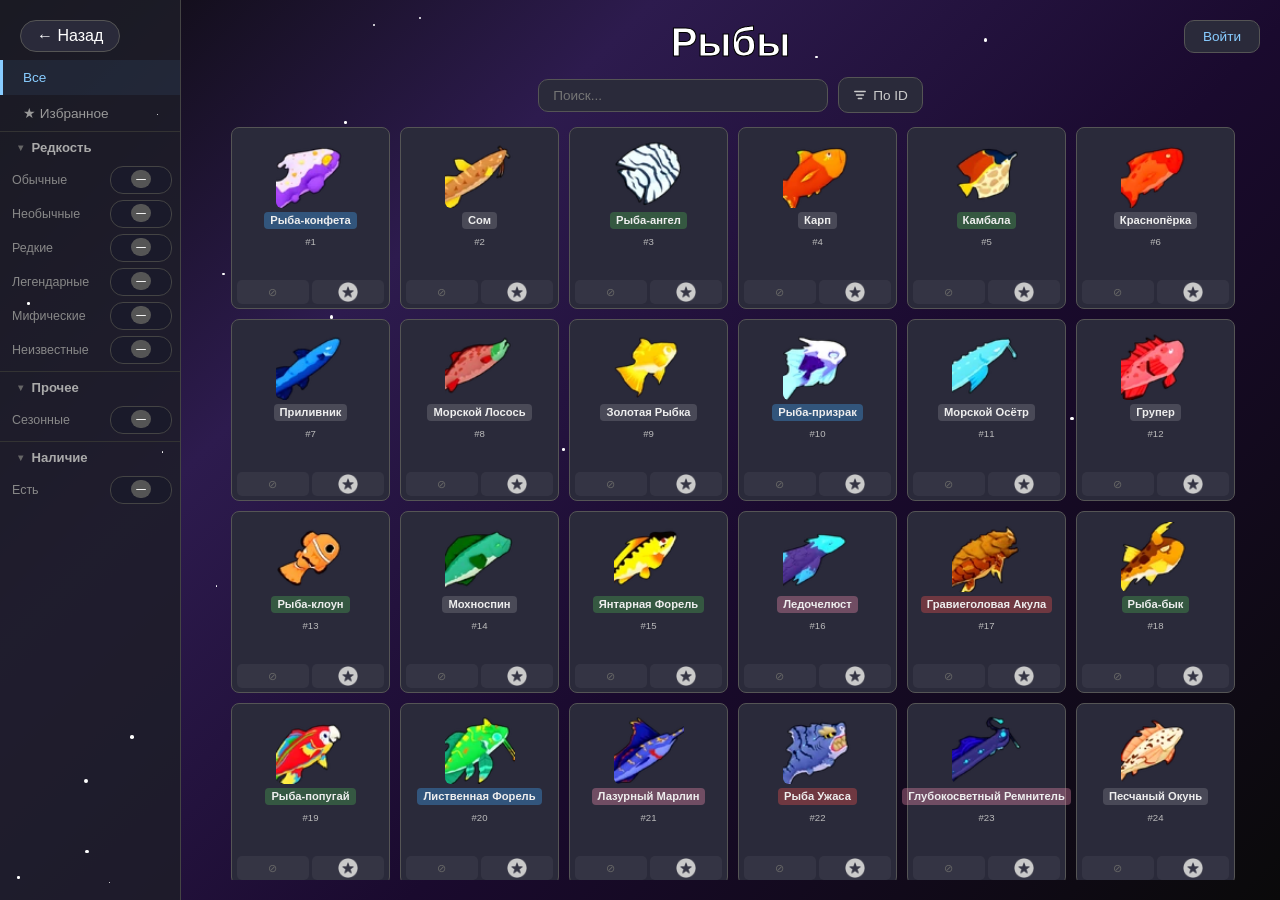
<file: fishes.html>
<!DOCTYPE html>
<html lang="en">
<head>
    <meta charset="UTF-8">
    <meta name="viewport" content="width=device-width, initial-scale=1.0">
    <title>Рыбы — CheckBF</title>
    <link rel="stylesheet" href="css/filter.css">
    <link rel="stylesheet" href="css/toolbar.css">
    <link rel="stylesheet" href="css/cards.css">
    <script src="lib/firebase-app-compat.js"></script>
    <script src="lib/firebase-auth-compat.js"></script>
    <script src="lib/firebase-firestore-compat.js"></script>
    <script src="js/toolbar.js"></script>
    <script src="js/filter.js"></script>
    <script src="js/cards.js"></script>
    <script>
        firebase.initializeApp({
            apiKey: "AIzaSyC10fTA0O6vpghuEanI52Yiyrtlkpmd8Nc",
            authDomain: "checkbf-d1a2d.firebaseapp.com",
            projectId: "checkbf-d1a2d",
            storageBucket: "checkbf-d1a2d.firebasestorage.app",
            messagingSenderId: "79682535947",
            appId: "1:79682535947:web:714e3f81408d7a0d0dbd0e"
        });
    </script>
    <script src="js/auth.js"></script>
    <style>
        html, body { margin: 0; padding: 0; box-sizing: border-box; overflow-x: hidden; }
        body {
            height: 100vh; background-color: #1a1a1a; color: #c900c9;
            font-family: 'Segoe UI', Arial, sans-serif; display: flex; isolation: isolate;
        }
        body::before { content: ''; position: fixed; top: 0; left: 0; right: 0; bottom: 0; z-index: -1; }
        body.gradient-bg::before { background: linear-gradient(135deg, #0a0a0a 0%, #2d1b4e 30%, #1a0a2e 60%, #0a0a0a 100%); }
        body.gradient-bg { background-color: transparent; }
        .particles { position: fixed; top: 0; left: 0; width: 100vw; height: 100vh; pointer-events: none; z-index: 0; overflow: hidden; }
        .particle { position: absolute; width: 3px; height: 3px; background: #fff; border-radius: 50%; animation: twinkle ease-in-out infinite; }
        @keyframes twinkle { 0%, 100% { opacity: 0.1; transform: translateY(0); } 50% { opacity: 0.8; transform: translateY(-20px); } }
        .back {
            position: fixed; top: 20px; left: 20px; color: #fff; text-decoration: none;
            font-size: 1rem; border: 1px solid #555; border-radius: 16px; padding: 6px 16px;
            background: #2a2a3a; z-index: 20;
        }
        .back:hover { background: #33334a; }
        .main { flex: 1; display: flex; flex-direction: column; padding: 20px 40px; overflow: hidden; min-width: 0; }
        h1 { font-size: 2.5rem; margin: 0 0 12px 0; color: #fff; -webkit-text-stroke: 1px #000; text-align: center; }
        .toolbar { display: flex; align-items: center; gap: 10px; margin-bottom: 10px; flex-shrink: 0; }
        .search-box {
            flex: 1; max-width: 260px; padding: 8px 14px; border: 1px solid #555; border-radius: 10px;
            background: #2a2a3a; color: #fff; font-size: 0.85rem; outline: none;
        }
        .search-box:focus { border-color: #8cf; }
        .sort-btn {
            display: flex; align-items: center; gap: 6px; padding: 8px 14px; border: 1px solid #555;
            border-radius: 10px; background: #2a2a3a; color: #ccc; font-size: 0.85rem; cursor: pointer;
        }
        .sort-btn:hover { background: #33334a; }
        .sort-btn .icon { width: 14px; height: 14px; }
        .sort-dropdown {
            display: none; position: absolute; top: 100%; right: 0; margin-top: 4px;
            background: #2a2a3a; border: 1px solid #555; border-radius: 10px; padding: 6px 0;
            z-index: 15; min-width: 160px;
        }
        .sort-dropdown.open { display: block; }
        .sort-dropdown button {
            display: flex; align-items: center; gap: 8px; width: 100%; padding: 8px 14px;
            border: none; background: none; color: #ccc; font-size: 0.85rem; cursor: pointer; text-align: left;
        }
        .sort-dropdown button:hover { background: #33334a; }
        .sort-dropdown button.active { color: #8cf; }
        .sort-dropdown button .icon { width: 14px; height: 14px; }
        .auth-overlay {
            display: none; position: fixed; top: 0; left: 0; right: 0; bottom: 0;
            background: rgba(0,0,0,0.7); z-index: 50; justify-content: center; align-items: center;
        }
        .auth-overlay.active { display: flex; }
        .auth-modal {
            background: #1e1e2e; border: 1px solid #555; border-radius: 16px;
            padding: 30px; width: 340px; text-align: center;
        }
        .auth-modal h2 { color: #8cf; margin: 0 0 20px; font-size: 1.3rem; }
        .auth-modal input {
            width: 100%; padding: 10px 14px; margin-bottom: 12px; border: 1px solid #555;
            border-radius: 8px; background: #2a2a3a; color: #fff; font-size: 0.9rem; box-sizing: border-box;
        }
        .auth-modal input:focus { outline: none; border-color: #8cf; }
        .auth-modal .auth-submit {
            width: 100%; padding: 10px; border: none; border-radius: 8px;
            background: #5c6bc0; color: #fff; font-size: 0.9rem; cursor: pointer; margin-bottom: 10px;
        }
        .auth-modal .auth-submit:hover { background: #7986cb; }
        .auth-modal .google-btn {
            width: 100%; padding: 10px; border: 1px solid #555; border-radius: 8px;
            background: #2a2a3a; color: #ccc; font-size: 0.9rem; cursor: pointer; margin-bottom: 12px;
        }
        .auth-modal .google-btn:hover { background: #33334a; border-color: #8cf; }
        .auth-modal .switch-link { color: #8cf; cursor: pointer; font-size: 0.8rem; }
        .auth-modal .error-msg { color: #c62828; font-size: 0.8rem; margin-bottom: 10px; min-height: 1.2em; }
    </style>
</head>
<body class="gradient-bg">
    <div class="particles" id="particles"></div>
    <div class="auth-bar" id="authBar"></div>
    <div class="sync-indicator" id="syncIndicator">Синхронизация...</div>
    <a class="back" href="index.html">&larr; Назад</a>
    <div class="sidebar">
        <button class="active" data-filter="all">Все</button>
        <button data-filter="favourite" style="width:100%;">★ Избранное</button>
        <div class="filter-group" data-group="rarity">
            <div class="filter-group-header" onclick="CBF.toggleGroup(this)"><span class="arrow">▼</span> Редкость</div>
            <div class="filter-group-items">
                <div class="filter-item"><span class="filter-item-label">Обычные</span><div class="ft state-1" data-filter="common" data-state="1" title="Не важно"><span class="ft-knob"><span class="ft-knob-icon">—</span></span></div></div>
                <div class="filter-item"><span class="filter-item-label">Необычные</span><div class="ft state-1" data-filter="uncommon" data-state="1" title="Не важно"><span class="ft-knob"><span class="ft-knob-icon">—</span></span></div></div>
                <div class="filter-item"><span class="filter-item-label">Редкие</span><div class="ft state-1" data-filter="rare" data-state="1" title="Не важно"><span class="ft-knob"><span class="ft-knob-icon">—</span></span></div></div>
                <div class="filter-item"><span class="filter-item-label">Легендарные</span><div class="ft state-1" data-filter="legendary" data-state="1" title="Не важно"><span class="ft-knob"><span class="ft-knob-icon">—</span></span></div></div>
                <div class="filter-item"><span class="filter-item-label">Мифические</span><div class="ft state-1" data-filter="mythical" data-state="1" title="Не важно"><span class="ft-knob"><span class="ft-knob-icon">—</span></span></div></div>
                <div class="filter-item"><span class="filter-item-label">Неизвестные</span><div class="ft state-1" data-filter="unknown" data-state="1" title="Не важно"><span class="ft-knob"><span class="ft-knob-icon">—</span></span></div></div>
            </div>
        </div>
        <div class="filter-group" data-group="seasonal">
            <div class="filter-group-header" onclick="CBF.toggleGroup(this)"><span class="arrow">▼</span> Прочее</div>
            <div class="filter-group-items">
                <div class="filter-item"><span class="filter-item-label">Сезонные</span><div class="ft state-1" data-filter="seasonal" data-state="1" title="Не важно"><span class="ft-knob"><span class="ft-knob-icon">—</span></span></div></div>
            </div>
        </div>
        <div class="filter-group" data-group="owned">
            <div class="filter-group-header" onclick="CBF.toggleGroup(this)"><span class="arrow">▼</span> Наличие</div>
            <div class="filter-group-items">
                <div class="filter-item"><span class="filter-item-label">Есть</span><div class="ft state-1" data-filter="owned" data-state="1" title="Не важно"><span class="ft-knob"><span class="ft-knob-icon">—</span></span></div></div>
            </div>
        </div>
    </div>
    <div class="main">
        <h1>Рыбы</h1>
        <div class="toolbar">
            <input class="search-box" id="searchInput" placeholder="Поиск..." oninput="filterBySearch()">
            <div class="sort-wrap">
                <button class="sort-btn" id="sortBtn" onclick="toggleSortDropdown()">
                    <svg class="icon" viewBox="0 0 16 16" fill="none">
                        <path d="M2 4h12M4 8h8M6 12h4" stroke="currentColor" stroke-width="1.5" stroke-linecap="round"/>
                    </svg>
                    <span id="sortLabel">По ID</span>
                </button>
                <div class="sort-dropdown" id="sortDropdown">
                    <button data-sort="default" class="active" onclick="setSort('default', this)">
                        <svg class="icon" viewBox="0 0 16 16" fill="none">
                            <rect x="1" y="2" width="14" height="3" rx="1" fill="currentColor" opacity="0.3"/>
                            <rect x="1" y="6.5" width="14" height="3" rx="1" fill="currentColor" opacity="0.3"/>
                            <rect x="1" y="11" width="14" height="3" rx="1" fill="currentColor" opacity="0.3"/>
                        </svg>
                        По ID
                    </button>
                    <button data-sort="rarity" onclick="setSort('rarity', this)">
                        <svg class="icon" viewBox="0 0 16 16" fill="none">
                            <rect x="1" y="10" width="3" height="5" rx="0.5" fill="currentColor" opacity="0.4"/>
                            <rect x="5.5" y="6" width="3" height="9" rx="0.5" fill="currentColor" opacity="0.6"/>
                            <rect x="10" y="2" width="3" height="13" rx="0.5" fill="currentColor"/>
                        </svg>
                        По редкости
                    </button>
                    <button data-sort="name" onclick="setSort('name', this)">
                        <svg class="icon" viewBox="0 0 16 16" fill="none">
                            <text x="1" y="12" font-size="11" font-weight="700" fill="currentColor">A</text>
                            <text x="8" y="12" font-size="11" font-weight="700" fill="currentColor">Z</text>
                        </svg>
                        По алфавиту
                    </button>
                </div>
            </div>
        </div>
        <div class="list icons-2">
            <div class="item" data-id="fish_1" data-name="Рыба-конфета" data-rarity="rare" data-eaten="false" data-fav="false">
                <img src="assets/fishes/Candyfish.webp" alt="">
                <div class="info"><h3>Рыба-конфета</h3><p>#1</p></div>
                <span class="eat-icon" onclick="toggleEaten(event, this)">⊘</span>
                <span class="fav-icon" onclick="toggleFav(event, this)"><img src="assets/Favorite.png" alt=""></span>
            </div>
            <div class="item" data-id="fish_2" data-name="Сом" data-rarity="common" data-eaten="false" data-fav="false">
                <img src="assets/fishes/Catfish.webp" alt="">
                <div class="info"><h3>Сом</h3><p>#2</p></div>
                <span class="eat-icon" onclick="toggleEaten(event, this)">⊘</span>
                <span class="fav-icon" onclick="toggleFav(event, this)"><img src="assets/Favorite.png" alt=""></span>
            </div>
            <div class="item" data-id="fish_3" data-name="Рыба-ангел" data-rarity="uncommon" data-eaten="false" data-fav="false">
                <img src="assets/fishes/Angelfish.webp" alt="">
                <div class="info"><h3>Рыба-ангел</h3><p>#3</p></div>
                <span class="eat-icon" onclick="toggleEaten(event, this)">⊘</span>
                <span class="fav-icon" onclick="toggleFav(event, this)"><img src="assets/Favorite.png" alt=""></span>
            </div>
            <div class="item" data-id="fish_4" data-name="Карп" data-rarity="common" data-eaten="false" data-fav="false">
                <img src="assets/fishes/Carp.webp" alt="">
                <div class="info"><h3>Карп</h3><p>#4</p></div>
                <span class="eat-icon" onclick="toggleEaten(event, this)">⊘</span>
                <span class="fav-icon" onclick="toggleFav(event, this)"><img src="assets/Favorite.png" alt=""></span>
            </div>
            <div class="item" data-id="fish_5" data-name="Камбала" data-rarity="uncommon" data-eaten="false" data-fav="false">
                <img src="assets/fishes/Flatfish.webp" alt="">
                <div class="info"><h3>Камбала</h3><p>#5</p></div>
                <span class="eat-icon" onclick="toggleEaten(event, this)">⊘</span>
                <span class="fav-icon" onclick="toggleFav(event, this)"><img src="assets/Favorite.png" alt=""></span>
            </div>
            <div class="item" data-id="fish_6" data-name="Краснопёрка" data-rarity="common" data-eaten="false" data-fav="false">
                <img src="assets/fishes/Redfin.webp" alt="">
                <div class="info"><h3>Краснопёрка</h3><p>#6</p></div>
                <span class="eat-icon" onclick="toggleEaten(event, this)">⊘</span>
                <span class="fav-icon" onclick="toggleFav(event, this)"><img src="assets/Favorite.png" alt=""></span>
            </div>
            <div class="item" data-id="fish_7" data-name="Приливник" data-rarity="common" data-eaten="false" data-fav="false">
                <img src="assets/fishes/Tidegill.webp" alt="">
                <div class="info"><h3>Приливник</h3><p>#7</p></div>
                <span class="eat-icon" onclick="toggleEaten(event, this)">⊘</span>
                <span class="fav-icon" onclick="toggleFav(event, this)"><img src="assets/Favorite.png" alt=""></span>
            </div>
            <div class="item" data-id="fish_8" data-name="Морской Лосось" data-rarity="common" data-eaten="false" data-fav="false">
                <img src="assets/fishes/Saltwater_Salmon.webp" alt="">
                <div class="info"><h3>Морской Лосось</h3><p>#8</p></div>
                <span class="eat-icon" onclick="toggleEaten(event, this)">⊘</span>
                <span class="fav-icon" onclick="toggleFav(event, this)"><img src="assets/Favorite.png" alt=""></span>
            </div>
            <div class="item" data-id="fish_9" data-name="Золотая Рыбка" data-rarity="common" data-eaten="false" data-fav="false">
                <img src="assets/fishes/Goldfish.webp" alt="">
                <div class="info"><h3>Золотая Рыбка</h3><p>#9</p></div>
                <span class="eat-icon" onclick="toggleEaten(event, this)">⊘</span>
                <span class="fav-icon" onclick="toggleFav(event, this)"><img src="assets/Favorite.png" alt=""></span>
            </div>
            <div class="item" data-id="fish_10" data-name="Рыба-призрак" data-rarity="rare" data-eaten="false" data-fav="false">
                <img src="assets/fishes/Ghostfish.webp" alt="">
                <div class="info"><h3>Рыба-призрак</h3><p>#10</p></div>
                <span class="eat-icon" onclick="toggleEaten(event, this)">⊘</span>
                <span class="fav-icon" onclick="toggleFav(event, this)"><img src="assets/Favorite.png" alt=""></span>
            </div>
            <div class="item" data-id="fish_11" data-name="Морской Осётр" data-rarity="common" data-eaten="false" data-fav="false">
                <img src="assets/fishes/Sea_Sturgeon.webp" alt="">
                <div class="info"><h3>Морской Осётр</h3><p>#11</p></div>
                <span class="eat-icon" onclick="toggleEaten(event, this)">⊘</span>
                <span class="fav-icon" onclick="toggleFav(event, this)"><img src="assets/Favorite.png" alt=""></span>
            </div>
            <div class="item" data-id="fish_12" data-name="Групер" data-rarity="common" data-eaten="false" data-fav="false">
                <img src="assets/fishes/Grouper.webp" alt="">
                <div class="info"><h3>Групер</h3><p>#12</p></div>
                <span class="eat-icon" onclick="toggleEaten(event, this)">⊘</span>
                <span class="fav-icon" onclick="toggleFav(event, this)"><img src="assets/Favorite.png" alt=""></span>
            </div>
            <div class="item" data-id="fish_13" data-name="Рыба-клоун" data-rarity="uncommon" data-eaten="false" data-fav="false">
                <img src="assets/fishes/Clownfish.webp" alt="">
                <div class="info"><h3>Рыба-клоун</h3><p>#13</p></div>
                <span class="eat-icon" onclick="toggleEaten(event, this)">⊘</span>
                <span class="fav-icon" onclick="toggleFav(event, this)"><img src="assets/Favorite.png" alt=""></span>
            </div>
            <div class="item" data-id="fish_14" data-name="Мохноспин" data-rarity="common" data-eaten="false" data-fav="false">
                <img src="assets/fishes/Mossback.webp" alt="">
                <div class="info"><h3>Мохноспин</h3><p>#14</p></div>
                <span class="eat-icon" onclick="toggleEaten(event, this)">⊘</span>
                <span class="fav-icon" onclick="toggleFav(event, this)"><img src="assets/Favorite.png" alt=""></span>
            </div>
            <div class="item" data-id="fish_15" data-name="Янтарная Форель" data-rarity="uncommon" data-eaten="false" data-fav="false">
                <img src="assets/fishes/Amber_Trout.webp" alt="">
                <div class="info"><h3>Янтарная Форель</h3><p>#15</p></div>
                <span class="eat-icon" onclick="toggleEaten(event, this)">⊘</span>
                <span class="fav-icon" onclick="toggleFav(event, this)"><img src="assets/Favorite.png" alt=""></span>
            </div>
            <div class="item" data-id="fish_16" data-name="Ледочелюст" data-rarity="legendary" data-eaten="false" data-fav="false">
                <img src="assets/fishes/Frostjaw.webp" alt="">
                <div class="info"><h3>Ледочелюст</h3><p>#16</p></div>
                <span class="eat-icon" onclick="toggleEaten(event, this)">⊘</span>
                <span class="fav-icon" onclick="toggleFav(event, this)"><img src="assets/Favorite.png" alt=""></span>
            </div>
            <div class="item" data-id="fish_17" data-name="Гравиеголовая Акула" data-rarity="mythical" data-eaten="false" data-fav="false">
                <img src="assets/fishes/Gravelhead_Shark.webp" alt="">
                <div class="info"><h3>Гравиеголовая Акула</h3><p>#17</p></div>
                <span class="eat-icon" onclick="toggleEaten(event, this)">⊘</span>
                <span class="fav-icon" onclick="toggleFav(event, this)"><img src="assets/Favorite.png" alt=""></span>
            </div>
            <div class="item" data-id="fish_18" data-name="Рыба-бык" data-rarity="uncommon" data-eaten="false" data-fav="false">
                <img src="assets/fishes/Bullfish.webp" alt="">
                <div class="info"><h3>Рыба-бык</h3><p>#18</p></div>
                <span class="eat-icon" onclick="toggleEaten(event, this)">⊘</span>
                <span class="fav-icon" onclick="toggleFav(event, this)"><img src="assets/Favorite.png" alt=""></span>
            </div>
            <div class="item" data-id="fish_19" data-name="Рыба-попугай" data-rarity="uncommon" data-eaten="false" data-fav="false">
                <img src="assets/fishes/Parrotfish.webp" alt="">
                <div class="info"><h3>Рыба-попугай</h3><p>#19</p></div>
                <span class="eat-icon" onclick="toggleEaten(event, this)">⊘</span>
                <span class="fav-icon" onclick="toggleFav(event, this)"><img src="assets/Favorite.png" alt=""></span>
            </div>
            <div class="item" data-id="fish_20" data-name="Лиственная Форель" data-rarity="rare" data-eaten="false" data-fav="false">
                <img src="assets/fishes/Leafy_Trout.webp" alt="">
                <div class="info"><h3>Лиственная Форель</h3><p>#20</p></div>
                <span class="eat-icon" onclick="toggleEaten(event, this)">⊘</span>
                <span class="fav-icon" onclick="toggleFav(event, this)"><img src="assets/Favorite.png" alt=""></span>
            </div>
            <div class="item" data-id="fish_21" data-name="Лазурный Марлин" data-rarity="legendary" data-eaten="false" data-fav="false">
                <img src="assets/fishes/Azure_Marlin.webp" alt="">
                <div class="info"><h3>Лазурный Марлин</h3><p>#21</p></div>
                <span class="eat-icon" onclick="toggleEaten(event, this)">⊘</span>
                <span class="fav-icon" onclick="toggleFav(event, this)"><img src="assets/Favorite.png" alt=""></span>
            </div>
            <div class="item" data-id="fish_22" data-name="Рыба Ужаса" data-rarity="mythical" data-eaten="false" data-fav="false">
                <img src="assets/fishes/Terrorfish.webp" alt="">
                <div class="info"><h3>Рыба Ужаса</h3><p>#22</p></div>
                <span class="eat-icon" onclick="toggleEaten(event, this)">⊘</span>
                <span class="fav-icon" onclick="toggleFav(event, this)"><img src="assets/Favorite.png" alt=""></span>
            </div>
            <div class="item" data-id="fish_23" data-name="Глубокосветный Ремнитель" data-rarity="legendary" data-eaten="false" data-fav="false">
                <img src="assets/fishes/Deepglow_Oarfish.webp" alt="">
                <div class="info"><h3>Глубокосветный Ремнитель</h3><p>#23</p></div>
                <span class="eat-icon" onclick="toggleEaten(event, this)">⊘</span>
                <span class="fav-icon" onclick="toggleFav(event, this)"><img src="assets/Favorite.png" alt=""></span>
            </div>
            <div class="item" data-id="fish_24" data-name="Песчаный Окунь" data-rarity="common" data-eaten="false" data-fav="false">
                <img src="assets/fishes/Sand_Bass.webp" alt="">
                <div class="info"><h3>Песчаный Окунь</h3><p>#24</p></div>
                <span class="eat-icon" onclick="toggleEaten(event, this)">⊘</span>
                <span class="fav-icon" onclick="toggleFav(event, this)"><img src="assets/Favorite.png" alt=""></span>
            </div>
            <div class="item" data-id="fish_25" data-name="Удильщик" data-rarity="legendary" data-eaten="false" data-fav="false">
                <img src="assets/fishes/Angler.webp" alt="">
                <div class="info"><h3>Удильщик</h3><p>#25</p></div>
                <span class="eat-icon" onclick="toggleEaten(event, this)">⊘</span>
                <span class="fav-icon" onclick="toggleFav(event, this)"><img src="assets/Favorite.png" alt=""></span>
            </div>
            <div class="item" data-id="fish_26" data-name="Расплавленная Форель" data-rarity="rare" data-eaten="false" data-fav="false">
                <img src="assets/fishes/Molten_Trout.webp" alt="">
                <div class="info"><h3>Расплавленная Форель</h3><p>#26</p></div>
                <span class="eat-icon" onclick="toggleEaten(event, this)">⊘</span>
                <span class="fav-icon" onclick="toggleFav(event, this)"><img src="assets/Favorite.png" alt=""></span>
            </div>
            <div class="item" data-id="fish_27" data-name="Летучая Рыба" data-rarity="rare" data-eaten="false" data-fav="false">
                <img src="assets/fishes/Gliderfish.webp" alt="">
                <div class="info"><h3>Летучая Рыба</h3><p>#27</p></div>
                <span class="eat-icon" onclick="toggleEaten(event, this)">⊘</span>
                <span class="fav-icon" onclick="toggleFav(event, this)"><img src="assets/Favorite.png" alt=""></span>
            </div>
            <div class="item" data-id="fish_28" data-name="Скальный Житель" data-rarity="legendary" data-eaten="false" data-fav="false">
                <img src="assets/fishes/Rock_Dweller.webp" alt="">
                <div class="info"><h3>Скальный Житель</h3><p>#28</p></div>
                <span class="eat-icon" onclick="toggleEaten(event, this)">⊘</span>
                <span class="fav-icon" onclick="toggleFav(event, this)"><img src="assets/Favorite.png" alt=""></span>
            </div>
            <div class="item" data-id="fish_29" data-name="Леви" data-rarity="mythical" data-eaten="false" data-fav="false">
                <img src="assets/fishes/Levi.webp" alt="">
                <div class="info"><h3>Леви</h3><p>#29</p></div>
                <span class="eat-icon" onclick="toggleEaten(event, this)">⊘</span>
                <span class="fav-icon" onclick="toggleFav(event, this)"><img src="assets/Favorite.png" alt=""></span>
            </div>
            <div class="item" data-id="fish_30" data-name="Рыба Фугу" data-rarity="uncommon" data-eaten="false" data-fav="false">
                <img src="assets/fishes/Pufferfish.webp" alt="">
                <div class="info"><h3>Рыба Фугу</h3><p>#30</p></div>
                <span class="eat-icon" onclick="toggleEaten(event, this)">⊘</span>
                <span class="fav-icon" onclick="toggleFav(event, this)"><img src="assets/Favorite.png" alt=""></span>
            </div>
            <div class="item" data-id="fish_31" data-name="Барракуда" data-rarity="uncommon" data-eaten="false" data-fav="false">
                <img src="assets/fishes/Barracuda.webp" alt="">
                <div class="info"><h3>Барракуда</h3><p>#31</p></div>
                <span class="eat-icon" onclick="toggleEaten(event, this)">⊘</span>
                <span class="fav-icon" onclick="toggleFav(event, this)"><img src="assets/Favorite.png" alt=""></span>
            </div>
            <div class="item" data-id="fish_32" data-name="Морской Окунь" data-rarity="uncommon" data-eaten="false" data-fav="false">
                <img src="assets/fishes/Kelp_Bass.webp" alt="">
                <div class="info"><h3>Морской Окунь</h3><p>#32</p></div>
                <span class="eat-icon" onclick="toggleEaten(event, this)">⊘</span>
                <span class="fav-icon" onclick="toggleFav(event, this)"><img src="assets/Favorite.png" alt=""></span>
            </div>
            <div class="item" data-id="fish_33" data-name="Тунец" data-rarity="common" data-eaten="false" data-fav="false">
                <img src="assets/fishes/Tuna.webp" alt="">
                <div class="info"><h3>Тунец</h3><p>#33</p></div>
                <span class="eat-icon" onclick="toggleEaten(event, this)">⊘</span>
                <span class="fav-icon" onclick="toggleFav(event, this)"><img src="assets/Favorite.png" alt=""></span>
            </div>
            <div class="item" data-id="fish_34" data-name="Краб" data-rarity="common" data-eaten="false" data-fav="false">
                <img src="assets/fishes/Crab.webp" alt="">
                <div class="info"><h3>Краб</h3><p>#34</p></div>
                <span class="eat-icon" onclick="toggleEaten(event, this)">⊘</span>
                <span class="fav-icon" onclick="toggleFav(event, this)"><img src="assets/Favorite.png" alt=""></span>
            </div>
            <div class="item" data-id="fish_35" data-name="Морской Конёк" data-rarity="rare" data-eaten="false" data-fav="false">
                <img src="assets/fishes/Seahorse.webp" alt="">
                <div class="info"><h3>Морской Конёк</h3><p>#35</p></div>
                <span class="eat-icon" onclick="toggleEaten(event, this)">⊘</span>
                <span class="fav-icon" onclick="toggleFav(event, this)"><img src="assets/Favorite.png" alt=""></span>
            </div>
            <div class="item" data-id="fish_36" data-name="Колоссальная Креветка" data-rarity="uncommon" data-eaten="false" data-fav="false">
                <img src="assets/fishes/Colossal_Shrimp.webp" alt="">
                <div class="info"><h3>Колоссальная Креветка</h3><p>#36</p></div>
                <span class="eat-icon" onclick="toggleEaten(event, this)">⊘</span>
                <span class="fav-icon" onclick="toggleFav(event, this)"><img src="assets/Favorite.png" alt=""></span>
            </div>
            <div class="item" data-id="fish_37" data-name="Драконий Кои" data-rarity="" data-eaten="false" data-fav="false">
                <img src="assets/fishes/Dragon_Koi.webp" alt="">
                <div class="info"><h3>Драконий Кои</h3><p>#37</p></div>
                <span class="eat-icon" onclick="toggleEaten(event, this)">⊘</span>
                <span class="fav-icon" onclick="toggleFav(event, this)"><img src="assets/Favorite.png" alt=""></span>
            </div>
            <div class="item" data-id="fish_38" data-name="Золотой Карп" data-rarity="common" data-eaten="false" data-fav="false">
                <span class="seasonal">?<span class="tooltip">Это сезонный предмет, который невозможно получить в обычное время</span></span>
                <img src="assets/fishes/Golden_Carp.webp" alt="">
                <div class="info"><h3>Золотой Карп</h3><p>#38</p></div>
                <span class="eat-icon" onclick="toggleEaten(event, this)">⊘</span>
                <span class="fav-icon" onclick="toggleFav(event, this)"><img src="assets/Favorite.png" alt=""></span>
            </div>
            <div class="item" data-id="fish_39" data-name="Морская Звезда (Жёлтая)" data-rarity="common" data-eaten="false" data-fav="false">
                <img src="assets/fishes/Starfish_29yellow.webp" alt="">
                <div class="info"><h3>Морская Звезда (Жёлтая)</h3><p>#39</p></div>
                <span class="eat-icon" onclick="toggleEaten(event, this)">⊘</span>
                <span class="fav-icon" onclick="toggleFav(event, this)"><img src="assets/Favorite.png" alt=""></span>
            </div>
            <div class="item" data-id="fish_40" data-name="Болотный Обитатель" data-rarity="rare" data-eaten="false" data-fav="false">
                <img src="assets/fishes/Swamp_Lurker.webp" alt="">
                <div class="info"><h3>Болотный Обитатель</h3><p>#40</p></div>
                <span class="eat-icon" onclick="toggleEaten(event, this)">⊘</span>
                <span class="fav-icon" onclick="toggleFav(event, this)"><img src="assets/Favorite.png" alt=""></span>
            </div>
            <div class="item" data-id="fish_41" data-name="Рак-отшельник" data-rarity="" data-eaten="false" data-fav="false">
                <img src="assets/fishes/HermitCrab.webp" alt="">
                <div class="info"><h3>Рак-отшельник</h3><p>#41</p></div>
                <span class="eat-icon" onclick="toggleEaten(event, this)">⊘</span>
                <span class="fav-icon" onclick="toggleFav(event, this)"><img src="assets/Favorite.png" alt=""></span>
            </div>
            <div class="item" data-id="fish_42" data-name="Морская Звезда (Фиолетовая)" data-rarity="common" data-eaten="false" data-fav="false">
                <img src="assets/fishes/Starfish_29purple.webp" alt="">
                <div class="info"><h3>Морская Звезда (Фиолетовая)</h3><p>#42</p></div>
                <span class="eat-icon" onclick="toggleEaten(event, this)">⊘</span>
                <span class="fav-icon" onclick="toggleFav(event, this)"><img src="assets/Favorite.png" alt=""></span>
            </div>
            <div class="item" data-id="fish_43" data-name="Медуза" data-rarity="" data-eaten="false" data-fav="false">
                <img src="assets/fishes/JellyFish.webp" alt="">
                <div class="info"><h3>Медуза</h3><p>#43</p></div>
                <span class="eat-icon" onclick="toggleEaten(event, this)">⊘</span>
                <span class="fav-icon" onclick="toggleFav(event, this)"><img src="assets/Favorite.png" alt=""></span>
            </div>
            <div class="item" data-id="fish_44" data-name="Черепаха" data-rarity="uncommon" data-eaten="false" data-fav="false">
                <img src="assets/fishes/Turtle.webp" alt="">
                <div class="info"><h3>Черепаха</h3><p>#44</p></div>
                <span class="eat-icon" onclick="toggleEaten(event, this)">⊘</span>
                <span class="fav-icon" onclick="toggleFav(event, this)"><img src="assets/Favorite.png" alt=""></span>
            </div>
            <div class="item" data-id="fish_45" data-name="Глубоководный Кальмар" data-rarity="legendary" data-eaten="false" data-fav="false">
                <img src="assets/fishes/Deepsea_Squid.webp" alt="">
                <div class="info"><h3>Глубоководный Кальмар</h3><p>#45</p></div>
                <span class="eat-icon" onclick="toggleEaten(event, this)">⊘</span>
                <span class="fav-icon" onclick="toggleFav(event, this)"><img src="assets/Favorite.png" alt=""></span>
            </div>
            <div class="item" data-id="fish_46" data-name="Морская Звезда (Синяя)" data-rarity="common" data-eaten="false" data-fav="false">
                <img src="assets/fishes/Starfish_29blue.webp" alt="">
                <div class="info"><h3>Морская Звезда (Синяя)</h3><p>#46</p></div>
                <span class="eat-icon" onclick="toggleEaten(event, this)">⊘</span>
                <span class="fav-icon" onclick="toggleFav(event, this)"><img src="assets/Favorite.png" alt=""></span>
            </div>
            <div class="item" data-id="fish_47" data-name="Морская Звезда (Зелёная)" data-rarity="common" data-eaten="false" data-fav="false">
                <img src="assets/fishes/Starfish_29green.webp" alt="">
                <div class="info"><h3>Морская Звезда (Зелёная)</h3><p>#47</p></div>
                <span class="eat-icon" onclick="toggleEaten(event, this)">⊘</span>
                <span class="fav-icon" onclick="toggleFav(event, this)"><img src="assets/Favorite.png" alt=""></span>
            </div>
            <div class="item" data-id="fish_48" data-name="Морская Звезда (Розовая)" data-rarity="common" data-eaten="false" data-fav="false">
                <img src="assets/fishes/Starfish_29pink.webp" alt="">
                <div class="info"><h3>Морская Звезда (Розовая)</h3><p>#48</p></div>
                <span class="eat-icon" onclick="toggleEaten(event, this)">⊘</span>
                <span class="fav-icon" onclick="toggleFav(event, this)"><img src="assets/Favorite.png" alt=""></span>
            </div>
            <div class="item" data-id="fish_49" data-name="Морская Звезда (Красная)" data-rarity="common" data-eaten="false" data-fav="false">
                <img src="assets/fishes/Starfish_29red.webp" alt="">
                <div class="info"><h3>Морская Звезда (Красная)</h3><p>#49</p></div>
                <span class="eat-icon" onclick="toggleEaten(event, this)">⊘</span>
                <span class="fav-icon" onclick="toggleFav(event, this)"><img src="assets/Favorite.png" alt=""></span>
            </div>
            <div class="item" data-id="fish_50" data-name="Светящийся Кит" data-rarity="rare" data-eaten="false" data-fav="false">
                <img src="assets/fishes/Lumo_Whale.webp" alt="">
                <div class="info"><h3>Светящийся Кит</h3><p>#50</p></div>
                <span class="eat-icon" onclick="toggleEaten(event, this)">⊘</span>
                <span class="fav-icon" onclick="toggleFav(event, this)"><img src="assets/Favorite.png" alt=""></span>
            </div>
            <div class="item" data-id="fish_51" data-name="Глубоководный Осьминог" data-rarity="rare" data-eaten="false" data-fav="false">
                <img src="assets/fishes/Deepsea_Octopus.webp" alt="">
                <div class="info"><h3>Глубоководный Осьминог</h3><p>#51</p></div>
                <span class="eat-icon" onclick="toggleEaten(event, this)">⊘</span>
                <span class="fav-icon" onclick="toggleFav(event, this)"><img src="assets/Favorite.png" alt=""></span>
            </div>
            <div class="item" data-id="fish_52" data-name="Рыба Джека" data-rarity="rare" data-eaten="false" data-fav="false">
                <span class="seasonal">?<span class="tooltip">Это сезонный предмет, который невозможно получить в обычное время</span></span>
                <img src="assets/fishes/Jack-O-Fish.webp" alt="">
                <div class="info"><h3>Рыба Джека</h3><p>#52</p></div>
                <span class="eat-icon" onclick="toggleEaten(event, this)">⊘</span>
                <span class="fav-icon" onclick="toggleFav(event, this)"><img src="assets/Favorite.png" alt=""></span>
            </div>
            <div class="item" data-id="fish_53" data-name="Джестер Рыба-клоун" data-rarity="uncommon" data-eaten="false" data-fav="false">
                <span class="seasonal">?<span class="tooltip">Это сезонный предмет, который невозможно получить в обычное время</span></span>
                <img src="assets/fishes/Jester_Clownfish.webp" alt="">
                <div class="info"><h3>Джестер Рыба-клоун</h3><p>#53</p></div>
                <span class="eat-icon" onclick="toggleEaten(event, this)">⊘</span>
                <span class="fav-icon" onclick="toggleFav(event, this)"><img src="assets/Favorite.png" alt=""></span>
            </div>
            <div class="item" data-id="fish_54" data-name="Зомби-окунь" data-rarity="uncommon" data-eaten="false" data-fav="false">
                <span class="seasonal">?<span class="tooltip">Это сезонный предмет, который невозможно получить в обычное время</span></span>
                <img src="assets/fishes/Zombie_Bass.webp" alt="">
                <div class="info"><h3>Зомби-окунь</h3><p>#54</p></div>
                <span class="eat-icon" onclick="toggleEaten(event, this)">⊘</span>
                <span class="fav-icon" onclick="toggleFav(event, this)"><img src="assets/Favorite.png" alt=""></span>
            </div>
            <div class="item" data-id="fish_55" data-name="Кости Ужаса" data-rarity="mythical" data-eaten="false" data-fav="false">
                <span class="seasonal">?<span class="tooltip">Это сезонный предмет, который невозможно получить в обычное время</span></span>
                <img src="assets/fishes/Terrorbones.webp" alt="">
                <div class="info"><h3>Кости Ужаса</h3><p>#55</p></div>
                <span class="eat-icon" onclick="toggleEaten(event, this)">⊘</span>
                <span class="fav-icon" onclick="toggleFav(event, this)"><img src="assets/Favorite.png" alt=""></span>
            </div>
            <div class="item" data-id="fish_56" data-name="Кальмар-вампир" data-rarity="legendary" data-eaten="false" data-fav="false">
                <span class="seasonal">?<span class="tooltip">Это сезонный предмет, который невозможно получить в обычное время</span></span>
                <img src="assets/fishes/Vampire_Squid.webp" alt="">
                <div class="info"><h3>Кальмар-вампир</h3><p>#56</p></div>
                <span class="eat-icon" onclick="toggleEaten(event, this)">⊘</span>
                <span class="fav-icon" onclick="toggleFav(event, this)"><img src="assets/Favorite.png" alt=""></span>
            </div>
            <div class="item" data-id="fish_57" data-name="???" data-rarity="" data-eaten="false" data-fav="false">
                <img src="assets/ItemPlaceHolder.webp" alt="">
                <div class="info"><h3>???</h3><p>#57</p></div>
                <span class="eat-icon" onclick="toggleEaten(event, this)">⊘</span>
                <span class="fav-icon" onclick="toggleFav(event, this)"><img src="assets/Favorite.png" alt=""></span>
            </div>
            <div class="item" data-id="fish_58" data-name="Reindeer Bullfish" data-rarity="uncommon" data-eaten="false" data-fav="false">
                <span class="seasonal">?<span class="tooltip">Это сезонный предмет, который невозможно получить в обычное время</span></span>
                <img src="assets/fishes/Reindeer_Bullfish.webp" alt="">
                <div class="info"><h3>Reindeer Bullfish</h3><p>#58</p></div>
                <span class="eat-icon" onclick="toggleEaten(event, this)">⊘</span>
                <span class="fav-icon" onclick="toggleFav(event, this)"><img src="assets/Favorite.png" alt=""></span>
            </div>
            <div class="item" data-id="fish_59" data-name="Снеговик Марлин" data-rarity="legendary" data-eaten="false" data-fav="false">
                <span class="seasonal">?<span class="tooltip">Это сезонный предмет, который невозможно получить в обычное время</span></span>
                <img src="assets/fishes/Snowman_Marlin.webp" alt="">
                <div class="info"><h3>Снеговик Марлин</h3><p>#59</p></div>
                <span class="eat-icon" onclick="toggleEaten(event, this)">⊘</span>
                <span class="fav-icon" onclick="toggleFav(event, this)"><img src="assets/Favorite.png" alt=""></span>
            </div>
            <div class="item" data-id="fish_60" data-name="Имбирный Осётр" data-rarity="common" data-eaten="false" data-fav="false">
                <span class="seasonal">?<span class="tooltip">Это сезонный предмет, который невозможно получить в обычное время</span></span>
                <img src="assets/fishes/Gingerbread_Sturgeon.webp" alt="">
                <div class="info"><h3>Имбирный Осётр</h3><p>#60</p></div>
                <span class="eat-icon" onclick="toggleEaten(event, this)">⊘</span>
                <span class="fav-icon" onclick="toggleFav(event, this)"><img src="assets/Favorite.png" alt=""></span>
            </div>
            <div class="item" data-id="fish_61" data-name="Мятная Рыба" data-rarity="rare" data-eaten="false" data-fav="false">
                <span class="seasonal">?<span class="tooltip">Это сезонный предмет, который невозможно получить в обычное время</span></span>
                <img src="assets/fishes/Peppermint_Fish.webp" alt="">
                <div class="info"><h3>Мятная Рыба</h3><p>#61</p></div>
                <span class="eat-icon" onclick="toggleEaten(event, this)">⊘</span>
                <span class="fav-icon" onclick="toggleFav(event, this)"><img src="assets/Favorite.png" alt=""></span>
            </div>
        </div>
    </div>
    <div class="auth-overlay" id="authOverlay">
        <div class="auth-modal">
            <h2 id="authTitle">Вход</h2>
            <div class="error-msg" id="authError"></div>
            <input type="email" id="authEmail" placeholder="Email" autocomplete="off">
            <input type="password" id="authPass" placeholder="Пароль" autocomplete="new-password">
            <button class="auth-submit" id="authSubmit" onclick="handleAuth()">Войти</button>
            <button class="google-btn" onclick="handleGoogleAuth()">Войти через Google</button>
            <span class="switch-link" id="authSwitch" onclick="toggleAuthMode()">Нет аккаунта? Регистрация</span>
            <br><br>
            <span class="switch-link" onclick="closeAuthModal()">Позже</span>
        </div>
    </div>
    <script>
        var currentSort = 'default';
        var rarityOrder = {};
        var originalOrder = {};
        document.querySelectorAll('.item').forEach(function(item, i) {
            originalOrder[item.dataset.id] = i;
        });

        function toggleEaten(e, el) {
            e.stopPropagation();
            var item = el.closest('.item');
            if (item.dataset.eaten === 'true') {
                item.dataset.eaten = 'false';
                el.textContent = '⊘';
                el.classList.remove('eaten');
            } else {
                item.dataset.eaten = 'true';
                el.textContent = '✓';
                el.classList.add('eaten');
            }
            saveData();
        }

        function toggleFav(e, el) {
            e.stopPropagation();
            var item = el.closest('.item');
            if (item.dataset.fav === 'true') {
                item.dataset.fav = 'false';
                el.classList.remove('faved');
            } else {
                item.dataset.fav = 'true';
                el.classList.add('faved');
            }
            saveData();
        }

        function saveData() {
            var data = {};
            document.querySelectorAll('.item').forEach(function(item) {
                data[item.dataset.id] = { eaten: item.dataset.eaten, fav: item.dataset.fav };
            });
            localStorage.setItem('checkbf_fishes', JSON.stringify(data));
            var u = (window.checkbfAuth && window.checkbfAuth.user) || firebase.auth().currentUser;
            if (u) {
                TB.showSync();
                window.checkbfAuth.saveToDB('fishes', data).then(TB.hideSync);
            }
        }

        function loadData() {
            var raw = localStorage.getItem('checkbf_fishes');
            if (!raw) return;
            var data = JSON.parse(raw);
            document.querySelectorAll('.item').forEach(function(item) {
                var saved = data[item.dataset.id];
                if (saved) {
                    if (saved.eaten === 'true') {
                        item.dataset.eaten = 'true';
                        var eatEl = item.querySelector('.eat-icon');
                        if (eatEl) { eatEl.textContent = '✓'; eatEl.classList.add('eaten'); }
                    } else {
                        item.dataset.eaten = 'false';
                    }
                    if (saved.fav === 'true') {
                        item.dataset.fav = 'true';
                        var favEl = item.querySelector('.fav-icon');
                        if (favEl) { favEl.classList.add('faved'); }
                    } else {
                        item.dataset.fav = 'false';
                    }
                }
            });
        }

        loadData();

        function filterBySearch() {
            var q = document.getElementById('searchInput').value.toLowerCase();
            document.querySelectorAll('.item').forEach(function(item) {
                var name = item.dataset.name.toLowerCase();
                var idNum = (item.dataset.id.match(/\d+$/) || [''])[0];
                item.style.display = (name.indexOf(q) !== -1 || idNum.indexOf(q) !== -1) ? '' : 'none';
            });
        }

        function toggleSortDropdown() {
            document.getElementById('sortDropdown').classList.toggle('open');
        }

        function setSort(type, btn) {
            currentSort = type;
            document.querySelectorAll('#sortDropdown button').forEach(function(b) { b.classList.remove('active'); });
            btn.classList.add('active');
            document.getElementById('sortDropdown').classList.remove('open');
            var labels = { default: 'По ID', rarity: 'По редкости', name: 'По алфавиту' };
            document.getElementById('sortLabel').textContent = labels[type] || 'По ID';
            applySort();
            localStorage.setItem('checkbf_fishes_sort', type);
        }

        var rarityOrder = { '': 0, common: 1, uncommon: 2, rare: 3, legendary: 4, mythical: 5 };

        function applySort() {
            var list = document.querySelector('.list');
            var items = Array.from(list.querySelectorAll('.item'));
            if (currentSort === 'name') {
                items.sort(function(a, b) { return a.dataset.name.localeCompare(b.dataset.name); });
            } else if (currentSort === 'rarity') {
                items.sort(function(a, b) {
                    var ra = rarityOrder[a.dataset.rarity] || 0;
                    var rb = rarityOrder[b.dataset.rarity] || 0;
                    if (ra !== rb) return ra - rb;
                    return (originalOrder[a.dataset.id] || 0) - (originalOrder[b.dataset.id] || 0);
                });
            } else {
                items.sort(function(a, b) { return (originalOrder[a.dataset.id] || 0) - (originalOrder[b.dataset.id] || 0); });
            }
            items.forEach(function(item) { list.appendChild(item); });
        }

        function resetToDefaults() {
            localStorage.removeItem('checkbf_fishes');
            document.querySelectorAll('.item').forEach(function(item) {
                item.dataset.eaten = 'false';
                item.dataset.fav = 'false';
                var eatEl = item.querySelector('.eat-icon');
                if (eatEl) { eatEl.textContent = '⊘'; eatEl.classList.remove('eaten'); }
                var favEl = item.querySelector('.fav-icon');
                if (favEl) { favEl.classList.remove('faved'); }
            });
        }

        async function syncFromDB() {
            if (!window.checkbfAuth || !window.checkbfAuth.user) return;
            var dbData = await window.checkbfAuth.loadFromDB('fishes');
            var localData = null;
            var raw = localStorage.getItem('checkbf_fishes');
            if (raw) { try { localData = JSON.parse(raw); } catch(e) {} }
            if (dbData && Object.keys(dbData).length > 0) {
                localStorage.setItem('checkbf_fishes', JSON.stringify(dbData));
                loadData();
                TB.showSync();
            } else if (localData && Object.keys(localData).length > 0) {
                await window.checkbfAuth.saveToDB('fishes', localData);
                TB.showSync();
            }
        }

        TB.init();

        function applyAllVisibility() {
            var sidebarFilter = CBF.getSidebarFilter();
            var rarityFilters = ['common','uncommon','rare','legendary','mythical','unknown'];
            var activeRarities = rarityFilters.filter(function(f) { return CBF.getFilterState(f) === 1; });
            var excludedRarities = rarityFilters.filter(function(f) { return CBF.getFilterState(f) === -1; });
            var seasonalState = CBF.getFilterState('seasonal');
            var ownedState = CBF.getFilterState('owned');
            document.querySelectorAll('.list .item').forEach(function(item) {
                var showSidebar = false;
                if (sidebarFilter === 'all') showSidebar = true;
                else if (sidebarFilter === 'favourite') showSidebar = item.dataset.fav === 'true';
                var showFilter = true;
                if (activeRarities.length > 0) {
                    var r = item.dataset.rarity || '';
                    if (r === '') r = 'unknown';
                    if (activeRarities.indexOf(r) === -1) showFilter = false;
                }
                var itemRarity = item.dataset.rarity || 'unknown';
                if (excludedRarities.indexOf(itemRarity) !== -1) showFilter = false;
                var isSeasonal = !!item.querySelector('.seasonal');
                if (seasonalState === 1 && !isSeasonal) showFilter = false;
                if (seasonalState === -1 && isSeasonal) showFilter = false;
                if (ownedState === 1 && item.dataset.eaten !== 'true') showFilter = false;
                if (ownedState === -1 && item.dataset.eaten === 'true') showFilter = false;
                item.style.display = (showSidebar && showFilter) ? '' : 'none';
            });
        }
    </script>
    <script>CBF.init('checkbf_fishes_filters');</script>
    <script>
        (function() {
            var saved = localStorage.getItem('checkbf_fishes_sort');
            if (saved) {
                var btn = document.querySelector('#sortDropdown button[data-sort="' + saved + '"]');
                if (btn) setSort(saved, btn);
            }
        })();
    </script>
    <script>
        Cards.initTooltips();
    </script>
    <script>
        function createParticles() {
            var container = document.getElementById('particles');
            container.innerHTML = '';
            for (var i = 0; i < 60; i++) {
                var p = document.createElement('div');
                p.className = 'particle';
                p.style.left = Math.random() * 100 + '%';
                p.style.top = Math.random() * 100 + '%';
                p.style.animationDuration = (Math.random() * 4 + 3) + 's';
                p.style.animationDelay = (Math.random() * 3) + 's';
                var size = Math.random() * 3 + 1;
                p.style.width = size + 'px';
                p.style.height = size + 'px';
                container.appendChild(p);
            }
        }
        createParticles();
    </script>
</body>
</html>
</file>
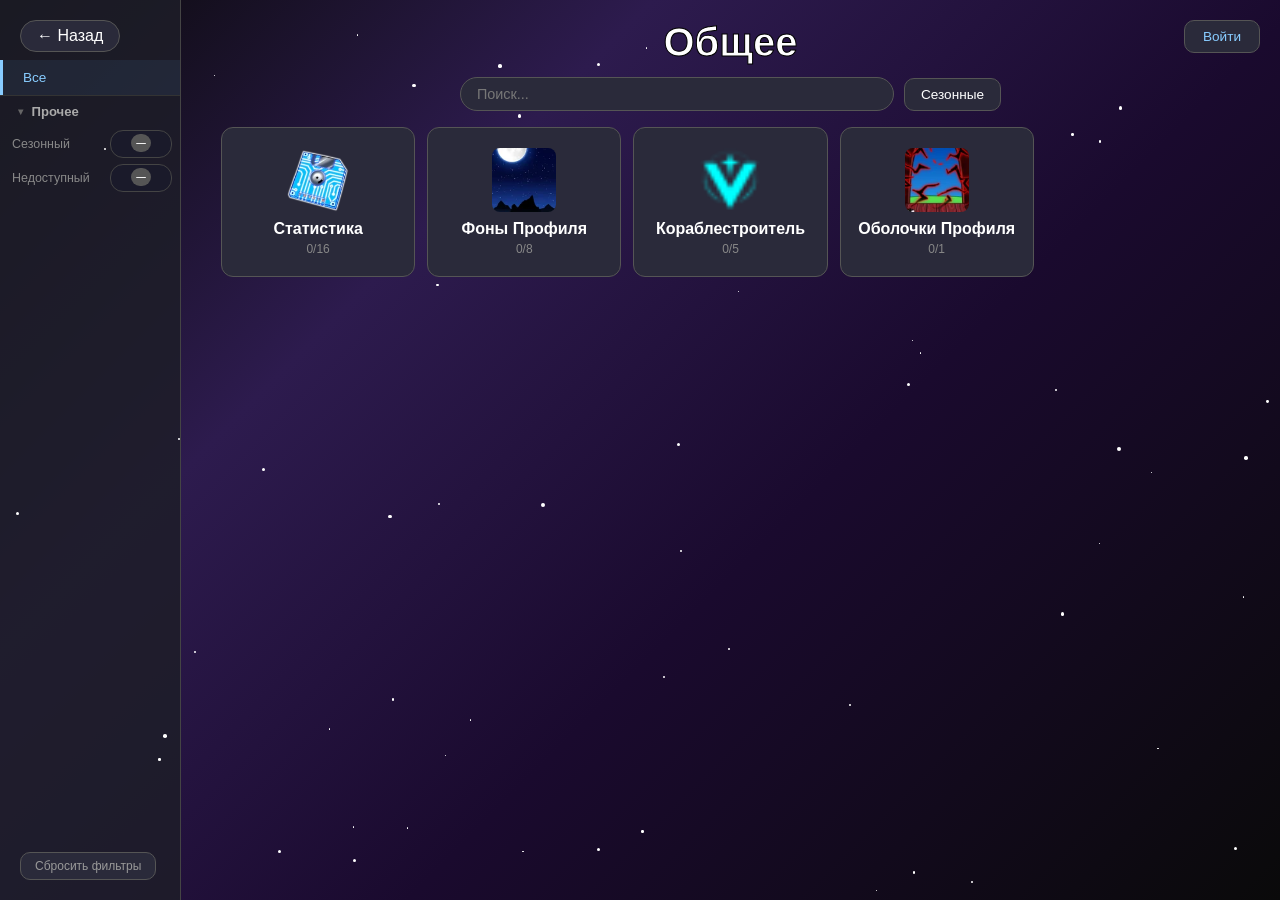
<file: general.html>
<!DOCTYPE html>
<html lang="en">
<head>
    <meta charset="UTF-8">
    <meta name="viewport" content="width=device-width, initial-scale=1.0">
    <title>Общее — CheckBF</title>
    <script src="lib/firebase-app-compat.js"></script>
    <script src="lib/firebase-auth-compat.js"></script>
    <script src="lib/firebase-firestore-compat.js"></script>
    <script src="js/toolbar.js"></script>
    <script src="js/filter.js"></script>
    <script>
        firebase.initializeApp({
            apiKey: "AIzaSyC10fTA0O6vpghuEanI52Yiyrtlkpmd8Nc",
            authDomain: "checkbf-d1a2d.firebaseapp.com",
            projectId: "checkbf-d1a2d",
            storageBucket: "checkbf-d1a2d.firebasestorage.app",
            messagingSenderId: "79682535947",
            appId: "1:79682535947:web:714e3f81408d7a0d0dbd0e"
        });
    </script>
    <script src="js/auth.js"></script>
    <link rel="stylesheet" href="css/filter.css">
    <link rel="stylesheet" href="css/toolbar.css">
    <link rel="stylesheet" href="css/cards.css">
    <script src="js/cards.js"></script>
    <style>
        html, body {
            margin: 0;
            padding: 0;
            box-sizing: border-box;
        }
        body {
            height: 100vh;
            background-color: #1a1a1a;
            color: #c900c9;
            font-family: 'Segoe UI', Arial, sans-serif;
            display: flex;
            isolation: isolate;
        }
        body::before {
            content: '';
            position: fixed;
            top: 0; left: 0; right: 0; bottom: 0;
            z-index: -1;
        }
        body.gradient-bg::before {
            background: linear-gradient(135deg, #0a0a0a 0%, #2d1b4e 30%, #1a0a2e 60%, #0a0a0a 100%);
            filter: none;
        }
        body.gradient-bg {
            background-color: transparent;
        }
        .particles {
            position: fixed;
            top: 0;
            left: 0;
            width: 100vw;
            height: 100vh;
            pointer-events: none;
            z-index: 0;
            overflow: hidden;
        }
        .particle {
            position: absolute;
            width: 3px;
            height: 3px;
            background: #fff;
            border-radius: 50%;
            animation: twinkle ease-in-out infinite;
        }
        @keyframes twinkle {
            0%, 100% { opacity: 0.1; transform: translateY(0); }
            50% { opacity: 0.8; transform: translateY(-20px); }
        }
        .back {
            position: fixed;
            top: 20px;
            left: 20px;
            color: #fff;
            text-decoration: none;
            font-size: 1rem;
            border: 1px solid #555;
            border-radius: 16px;
            padding: 6px 16px;
            background: #2a2a3a;
            z-index: 20;
        }
        .back:hover {
            background: #33334a;
        }
        h1 {
            font-size: 2.5rem;
            margin: 0 0 12px 0;
            color: #fff;
            -webkit-text-stroke: 1px #000;
            text-align: center;
        }
        .subcategories {
            display: none;
            flex: 1;
            min-height: 0;
        }
        .subcategories.active {
            display: flex;
            flex-direction: column;
        }
        .sub-header {
            display: flex;
            align-items: center;
            gap: 12px;
            margin-bottom: 16px;
            flex-shrink: 0;
        }
        .sub-back {
            color: #fff;
            cursor: pointer;
            font-size: 1rem;
            background: #2a2a3a;
            border: 1px solid #555;
            border-radius: 10px;
            padding: 8px 16px;
            transition: all 0.2s;
            display: flex;
            align-items: center;
            gap: 6px;
            flex-shrink: 0;
        }
        .sub-back:hover {
            background: #33334a;
            border-color: #8cf;
        }
        .sub-header h2 {
            font-size: 1.5rem;
            margin: 0;
            color: #fff;
            -webkit-text-stroke: 1px #000;
        }
        .search-results {
            display: none;
            flex: 1;
            min-height: 0;
        }
        .search-results.active {
            display: flex;
            flex-direction: column;
        }
        .sub-list .cat-label,
        .search-results .cat-label {
            font-size: 0.75rem;
            color: #8cf;
            margin-bottom: 4px;
        }
        .stat-count {
            font-size: 1rem;
            color: #fff;
            font-weight: bold;
            margin-top: 2px;
        }
        .stat-count.seasonal-mode {
            color: #ff69b4;
        }
        .seasonal-stats-btn {
            color: #fff;
            cursor: pointer;
            font-size: 0.85rem;
            background: #2a2a3a;
            border: 1px solid #555;
            border-radius: 10px;
            padding: 8px 16px;
            transition: all 0.2s;
            display: inline-flex;
            align-items: center;
            gap: 6px;
            flex-shrink: 0;
        }
        .seasonal-stats-btn:hover {
            background: #33334a;
        }
        .seasonal-stats-btn.active {
            background: #5c2a52;
            border-color: #ff69b4;
            color: #ff69b4;
        }
        .stat-pct {
            font-size: 0.7rem;
            color: #8cf;
            margin-bottom: 4px;
        }
        .auth-overlay {
            display: none; position: fixed; top: 0; left: 0; right: 0; bottom: 0;
            background: rgba(0,0,0,0.7); z-index: 50; justify-content: center; align-items: center;
        }
        .auth-overlay.active { display: flex; }
        .auth-modal {
            background: #1e1e2e; border: 1px solid #555; border-radius: 16px; padding: 30px; width: 340px; text-align: center;
        }
        .auth-modal h2 { color: #8cf; margin: 0 0 20px; font-size: 1.3rem; }
        .auth-modal input {
            width: 100%; padding: 10px 14px; margin-bottom: 12px; border: 1px solid #555; border-radius: 8px;
            background: #2a2a3a; color: #fff; font-size: 0.9rem; box-sizing: border-box;
        }
        .auth-modal input:focus { outline: none; border-color: #8cf; }
        .auth-modal .auth-submit {
            width: 100%; padding: 10px; border: none; border-radius: 8px; background: #5c6bc0; color: #fff; font-size: 0.9rem; cursor: pointer; margin-bottom: 10px;
        }
        .auth-modal .auth-submit:hover { background: #7986cb; }
        .auth-modal .google-btn {
            width: 100%; padding: 10px; border: 1px solid #555; border-radius: 8px; background: #2a2a3a; color: #ccc; font-size: 0.9rem; cursor: pointer; margin-bottom: 12px;
        }
        .auth-modal .google-btn:hover { background: #33334a; border-color: #8cf; }
        .auth-modal .switch-link { color: #8cf; cursor: pointer; font-size: 0.8rem; }
        .auth-modal .error-msg { color: #c62828; font-size: 0.8rem; margin-bottom: 10px; min-height: 1.2em; }
        .main {
            flex: 1;
            display: flex;
            flex-direction: column;
            padding: 20px 40px;
            overflow: hidden;
            min-width: 0;
        }
    </style>
</head>
<body class="gradient-bg">
    <div class="particles" id="particles"></div>
    <div class="auth-bar" id="authBar"></div>
    <div class="sync-indicator" id="syncIndicator">Синхронизация...</div>
    <a class="back" href="index.html">&larr; Назад</a>
    <div class="sidebar">
        <button class="active" data-filter="all">Все</button>
        <div class="filter-group" data-group="other">
            <div class="filter-group-header" onclick="CBF.toggleGroup(this)"><span class="arrow">▼</span> Прочее</div>
            <div class="filter-group-items">
                <div class="filter-item"><span class="filter-item-label">Сезонный</span><div class="ft state-1" data-filter="seasonal" data-state="1" title="Не важно"><span class="ft-knob"><span class="ft-knob-icon">—</span></span></div></div>
                <div class="filter-item"><span class="filter-item-label">Недоступный</span><div class="ft state-1" data-filter="disabled" data-state="1" title="Не важно"><span class="ft-knob"><span class="ft-knob-icon">—</span></span></div></div>
            </div>
        </div>
    </div>
    <button onclick="CBF.resetAllFilters()" style="position:fixed;bottom:20px;left:20px;z-index:20;background:#2a2a3a;border:1px solid #555;color:#999;font-size:0.75rem;padding:6px 14px;cursor:pointer;border-radius:10px;">Сбросить фильтры</button>
    <div class="main">
    <h1>Общее</h1>
    <div class="toolbar">
        <input class="search" id="searchInput" type="text" placeholder="Поиск..." oninput="filterBySearch()" autocomplete="off">
        <button class="seasonal-stats-btn" id="seasonalStatsBtn" onclick="toggleStatsSeasonal()">Сезонные</button>
    </div>

    <div class="categories" id="categoriesView"></div>

    <div class="subcategories" id="subView">
        <div class="sub-header">
            <button class="sub-back" onclick="backToCategories()">&larr; К категориям</button>
            <h2 id="subTitle"></h2>
        </div>
        <div class="sub-list" id="subList"></div>
    </div>

    <div class="search-results" id="searchResults">
        <div class="sub-list" id="searchList"></div>
    </div>
    </div>

    <script>
        var categories = {
            profile_backgrounds: { name: "Фоны Профиля", icon: "assets/general/profile/Full_Moon_Profile_Background.webp", items: [
                { name: "Полная Луна", img: "assets/general/profile/Full_Moon_Profile_Background.webp", seasonal: true },
                { name: "Хэллоуинский Гобелен", img: "assets/general/profile/Halloween_Tapestry_Profile_Background.webp", seasonal: true },
                { name: "Полярное Небо", img: "assets/general/profile/Aurora_Sky_Profile_Background.webp", seasonal: true },
                { name: "Перегрузка Контроля", img: "assets/general/profile/Control_Override_Profile_Background.webp", seasonal: true },
                { name: "Любовник", img: "assets/general/profile/Lover_Profile_Background.webp", seasonal: true },
                { name: "Горе", img: "assets/general/profile/Heartbreak_Profile_Background.webp", seasonal: true },
                { name: "Пасхальный Гобелен", img: "assets/general/profile/Easter_Tapestry_Profile_Background.webp", seasonal: true },
                { name: "Собачья Будка", img: "assets/general/profile/Doghouse_Profile_Background.webp", seasonal: true },
                { name: "???", img: "assets/general/profile/MatrixProfileBackground.webp", id: "matrix" },
                { name: "???", img: "assets/general/profile/CelestialProfileBackground.webp", id: "celestial" },
                { name: "???", img: "assets/general/profile/OniProfileBackground.webp", id: "oni" }
            ]},
            profile_shells: { name: "Оболочки Профиля", icon: "assets/general/profile/DoghouseFrameBreak.webp", items: [
                { name: "Собачья Будка (Разрыв Кадра)", img: "assets/general/profile/DoghouseFrameBreak.webp", seasonal: true }
            ]},
            shipwright: { name: "Кораблестроитель", icon: "assets/general/ValorIcon.webp", items: [
                { name: "Починка", img: "assets/general/ValorIcon.webp" },
                { name: "Сборщик Досок", img: "assets/general/ValorIcon.webp", levels: 3 },
                { name: "Специалист По Чертежам", img: "assets/general/ValorIcon.webp", levels: 3 },
                { name: "Бортмеханик", img: "assets/general/ValorIcon.webp", levels: 3 },
                { name: "Тяжёлый Молот", img: "assets/general/ValorIcon.webp" }
            ]},
            statistics: { name: "Статистика", icon: "assets/materials/SimulationDataA.webp", stat: true, cards: [
                { title: "Мечи", icon: "assets/swords/Dark_Blade.webp", storage: "checkbf_swords", ownedField: "eaten", unavailable: ["Тройной Тёмный Клинок"], seasonal: ["Рыболовный Трофей", "Собачий Клинок"], items: [
                    "Абордажная Сабля", "Катана", "Двойная Катана", "Железная Булава", "Акулья Пила", "Тройная Катана", "Парные Крюки", "Труба", "Двуглавый Клинок", "Трость Души", "Трезубец", "Меч Тюремщика", "Длинный Меч", "Клинок Гравитации", "Цеп", "Драконий Трезубец", "Бисэнто", "Шест (Первая Форма)", "Сабля", "Коко", "Полуночный Клинок", "Ренгоку", "Саиши", "Ороши", "Шизу", "Шест (Вторая Форма)", "Канвандэр", "Приятель", "Колючий Трезубец", "Акулий Якорь", "Лисья Лампа", "Драконье Сердце", "Яма", "Тушита", "Тёмный Кинжал", "Настоящая Тройная Катана", "Священная Коса", "Проклятая Двойная Катана", "Тёмный Клинок"
                ]},
                { title: "Идеальные Мечи", icon: "assets/swords/TrueTripleKatanaQ.webp", storage: "checkbf_swords", ownedField: "mastery", items: [
                    "Абордажная Сабля", "Катана", "Двойная Катана", "Железная Булава", "Акулья Пила", "Тройная Катана", "Парные Крюки", "Труба", "Двуглавый Клинок", "Трость Души", "Трезубец", "Меч Тюремщика", "Длинный Меч", "Клинок Гравитации", "Цеп", "Драконий Трезубец", "Бисэнто", "Шест (Первая Форма)", "Сабля", "Коко", "Полуночный Клинок", "Ренгоку", "Саиши", "Ороши", "Шизу", "Шест (Вторая Форма)", "Канвандэр", "Приятель", "Колючий Трезубец", "Акулий Якорь", "Лисья Лампа", "Драконье Сердце", "Яма", "Тушита", "Тёмный Кинжал", "Настоящая Тройная Катана", "Священная Коса", "Проклятая Двойная Катана", "Тёмный Клинок"
                ]},
                { title: "Боевые Стили", icon: "assets/fighting/GodhumanA.webp", storage: "checkbf_styles", ownedField: "owned", items: [
                    "Тёмный Шаг (Dark Step)", "Шаг Смерти (Death Step)", "Электричество (Electric)", "Электрический Коготь (Electric Claw)", "Водное Кунг-Фу (Water Kung Fu)", "Каратэ Акуло-Человека (Sharkman Karate)", "Дыхание Дракона (Dragon Breath)", "Коготь Дракона (Dragon Talon)", "Борьба (Basic)", "Суперчеловек (Superhuman)", "Богочеловек (Godhuman)", "Искусство Крови (Sanguine Art)"
                ]},
                { title: "Идеальные Боевые Стили", icon: "assets/fighting/SanguineArtA.webp", storage: "checkbf_styles", ownedField: "mastery", items: [
                    "Тёмный Шаг (Dark Step)", "Шаг Смерти (Death Step)", "Электричество (Electric)", "Электрический Коготь (Electric Claw)", "Водное Кунг-Фу (Water Kung Fu)", "Каратэ Акуло-Человека (Sharkman Karate)", "Дыхание Дракона (Dragon Breath)", "Коготь Дракона (Dragon Talon)", "Борьба (Basic)", "Суперчеловек (Superhuman)", "Богочеловек (Godhuman)", "Искусство Крови (Sanguine Art)"
                ]},
                { title: "Оружия", icon: "assets/guns/FlintlockQ.webp", storage: "checkbf_guns", ownedField: "eaten", items: [
                    "Рогатка", "Мушкет", "Кремневое Ружье", "Изысканная Рогатка", "Двойное Кремневое Ружье", "Пушка", "Магматический Бластер", "Кислотная Винтовка", "Чудной Револьвер", "Базука", "Кабуча", "Ядовитый Лук", "Драконий Шторм", "Гитара Череп"
                ]},
                { title: "Идеальные Оружия", icon: "assets/guns/DragonstormQ.webp", storage: "checkbf_guns", ownedField: "mastery", items: [
                    "Рогатка", "Мушкет", "Кремневое Ружье", "Изысканная Рогатка", "Двойное Кремневое Ружье", "Пушка", "Магматический Бластер", "Кислотная Винтовка", "Чудной Револьвер", "Базука", "Кабуча", "Ядовитый Лук", "Драконий Шторм", "Гитара Череп"
                ]},
                { title: "Аксессуары", icon: "assets/accessories/SwanGlassesQ.webp", storage: "checkbf_accessories", ownedField: "eaten", unavailable: ["Пальто D.S.", "Драконья Мантия", "Шлем Виверны", "Плащ Uzoth'a"], seasonal: ["Шляпа Эльфа", "Шляпа Санты", "Пальто Купидона", "Сердечные Очки", "Пальто Крови", "Шлем Они", "Божественное Пальто", "Небесный Шлем", "Ковенская Шляпа Ведьмы", "Тыквенная Маска", "Праздничный Плащ", "Праздничная Шляпа", "Праздничная Шляпа 50B", "Морозный Шлем", "Шлем из Перечной Мяты", "Красный Бант", "Романтический Букет", "Цилиндр Купидона", "Шлем из Расколотого Яйца", "Плащ Пасхального Кролика"], items: [
                    "Головная Повязка (Белая)", "Головная Повязка (Жёлтая)", "Головная Повязка (Оранжевая)", "Головная Повязка (Зелёная)", "Головная Повязка (Синяя)", "Головная Повязка (Фиолетовая)", "Головная Повязка (Красная)", "Головная Повязка (Чёрная)", "Розовое Пальто", "Пояс Додзё (Белый)", "Пояс Додзё (Жёлтый)", "Пояс Додзё (Оранжевый)", "Пояс Додзё (Зелёный)", "Пояс Додзё (Синий)", "Пояс Додзё (Фиолетовый)", "Пояс Додзё (Красный)", "Шляпа Мечника", "Чёрный Плащ", "Пальто", "Кольцо Томоэ", "Крутые Очки", "Кепка Дозорного", "Шляпа Усоапа", "Чёрное Колючее Пальто", "Шлем Воина", "Маска Гуля", "Синее Колючее Пальто", "Красное Колючее Пальто", "Цилиндр", "Чоппа", "Шлем Пилота", "Леи", "Золотая Шляпа от Солнца", "Медвежьи Уши", "Плащ Охотника (Чёрный)", "Плащ Охотника (Зелёный)", "Плащ Охотника (Красный)", "Бандана (Чёрная)", "Бандана (Зелёная)", "Бандана (Красная)", "Симпатичный Шлем", "Челюстной Щит", "Ожерелье из Зубов Акулы", "Пояс Додзё (Чёрный)", "Череп Т-Рекса", "Очки Свана", "Кепка-Зебра", "Мушкетёрская Шляпа", "Святая Корона", "Бледный Шарф", "Пернатый Лик", "Шлем Валькирии", "Челюсть Ужаса", "Корона Левиафана", "Риббон Кицунэ", "Маска Кицунэ", "Капюшон Дино", "Тёмное Пальто", "Щит Левиафана", "Пальто D.S.", "Драконья Мантия", "Шлем Виверны", "Плащ Uzoth'a"
                ]},
                { title: "Перм Фрукты", icon: "assets/Perm.png", storage: "checkbf_fruits", ownedField: "perm", items: [
                    "Ракета (Rocket)", "Спин (Spin)", "Клинок (Blade)", "Пружина (Spring)", "Бомба (Bomb)", "Дым (Smoke)", "Шип (Spike)", "Пламя (Flame)", "Лёд (Ice)", "Песок (Sand)", "Темнота (Dark)", "Орёл (Eagle)", "Алмаз (Diamond)", "Свет (Light)", "Резина (Rubber)", "Призрак (Ghost)", "Магма (Magma)", "Дрожь (Quake)", "Будда (Buddha)", "Любовь (Love)", "Создание (Creation)", "Паук (Spider)", "Звук (Sound)", "Феникс (Phoenix)", "Портал (Portal)", "Молния (Lightning)", "Боль (Pain)", "Метель (Blizzard)", "Гравитация (Gravity)", "Мамонт (Mammoth)", "Ти-Рекс (T-Rex)", "Тесто (Dough)", "Тень (Shadow)", "Яд (Venom)", "Контроль (Control)", "Газ (Gas)", "Дух (Spirit)", "Тигр (Tiger)", "Йети (Yeti)", "Кицунэ (Kitsune)", "Восточный Дракон (Dragon East)", "Западный Дракон (Dragon West)"
                ]},
                { title: "Идеальные Фрукты", icon: "assets/fruits/KitsuneB.webp", storage: "checkbf_fruits", ownedField: "mastery", items: [
                    "Ракета (Rocket)", "Спин (Spin)", "Клинок (Blade)", "Пружина (Spring)", "Бомба (Bomb)", "Дым (Smoke)", "Шип (Spike)", "Пламя (Flame)", "Лёд (Ice)", "Песок (Sand)", "Темнота (Dark)", "Орёл (Eagle)", "Алмаз (Diamond)", "Свет (Light)", "Резина (Rubber)", "Призрак (Ghost)", "Магма (Magma)", "Дрожь (Quake)", "Будда (Buddha)", "Любовь (Love)", "Создание (Creation)", "Паук (Spider)", "Звук (Sound)", "Феникс (Phoenix)", "Портал (Portal)", "Молния (Lightning)", "Боль (Pain)", "Метель (Blizzard)", "Гравитация (Gravity)", "Мамонт (Mammoth)", "Ти-Рекс (T-Rex)", "Тесто (Dough)", "Тень (Shadow)", "Яд (Venom)", "Контроль (Control)", "Газ (Gas)", "Дух (Spirit)", "Тигр (Tiger)", "Йети (Yeti)", "Кицунэ (Kitsune)", "Восточный Дракон (Dragon East)", "Западный Дракон (Dragon West)"
                ]},
                { title: "Пробужденные Фрукты", icon: "assets/fruits/LightB.webp", storage: "checkbf_fruits", ownedField: "awakening", items: [
                    "Пламя (Flame)", "Лёд (Ice)", "Песок (Sand)", "Темнота (Dark)", "Свет (Light)", "Магма (Magma)", "Дрожь (Quake)", "Будда (Buddha)", "Паук (Spider)", "Феникс (Phoenix)", "Тесто (Dough)"
                ]},
                { title: "Прокачанные Фрукты", icon: "assets/fruits/LightningB.webp", storage: "checkbf_fruits", ownedField: "awakening", items: [
                    "Орёл (Eagle)", "Молния (Lightning)", "Боль (Pain)", "Гравитация (Gravity)", "Контроль (Control)"
                ]},
                { title: "Идеальные Мутации", icon: "assets/mutations/Werewolf_Fruit.webp", storage: "checkbf_mutations", ownedField: "mastery", items: [
                    "Эмпирей (Багрянный)", "Бес", "Оборотень"
                ]},
                { title: "Скины", icon: "assets/skins/PortalDivineB.webp", storage: "checkbf_skins", ownedField: "own", unavailable: ["aura:Хакер", "lightning:Белый", "dragon:Лиловая Ночь", "dragon:Небесный Феникс", "dragon:Кровавая Луна", "portal:Розовый", "portal:Оранжевый"], seasonal: ["aura:Аквамариновый", "aura:Лёгкий Розовый", "aura:Они", "aura:Небесный"], items: [
                    "aura:Апельсиновая Сода", "aura:Яркий Жёлтый", "aura:Солнечный Жёлтый", "aura:Слаймовый Зелёный", "aura:Зелёная Ящерица", "aura:Синие Джинсы", "aura:Пухлый Фиолетовый", "aura:Огненная Роза", "aura:Волна Тепла", "aura:Абсолютный Ноль", "aura:Снежный Белый", "aura:Чистый Красный", "aura:Зимнее Небо", "aura:Радужный Спаситель", "aura:Кицунэ", "aura:Дракон", "aura:Хакер", "dragon:Оранжевый", "dragon:Жёлтый", "dragon:Синий", "dragon:Красный", "dragon:Фиолетовый", "dragon:Чёрный", "dragon:Замороженный", "dragon:Изумрудный", "dragon:Затмение", "dragon:Тление", "dragon:Лиловая Ночь", "dragon:Небесный Феникс", "dragon:Кровавая Луна", "kitsune:Галактический (Эмпирей)", "pain:Мучение", "pain:Разочарование", "pain:Печаль", "pain:Небесный", "pain:Супер Дух", "lightning:Зелёный", "lightning:Жёлтый", "lightning:Фиолетовый", "lightning:Красный", "lightning:Белый", "portal:Божественный", "portal:Розовый", "portal:Оранжевый", "diamond:Изумруд", "diamond:Розовый Кварц", "diamond:Топаз", "diamond:Рубин", "eagle:Бархат", "eagle:Сокол", "eagle:Золотой Мох", "eagle:Синее Небо", "eagle:Оранжевый Крем", "eagle:Ледник", "eagle:Реквием", "eagle:Матрица", "eagle:Попугай", "bomb:Ядерная", "bomb:Термитная", "bomb:Лазурная", "bomb:Праздничная", "darkblade:Убийца Богов", "dogblade:Бешеный"
                ]},
                { title: "Идеальные Удочки", icon: "assets/rods/GoldRodQ.webp", storage: "checkbf_rods", ownedField: "mastery", seasonal: ["Осквернённая Акулья Удочка", "Небесная Ракушечная Удочка"], items: [
                    "Рыбацкая Удочка", "Золотая Удочка", "Акулья Удочка", "Ракушечная Удочка", "Сокровищная Удочка"
                ]},
                { title: "Рыбы", icon: "assets/fishes/Terrorfish.webp", storage: "checkbf_fishes", ownedField: "eaten", seasonal: ["fish_38", "fish_52", "fish_53", "fish_54", "fish_55", "fish_56", "fish_58", "fish_59", "fish_60", "fish_61"], items: [
                    "fish_1", "fish_2", "fish_3", "fish_4", "fish_5", "fish_6", "fish_7", "fish_8", "fish_9", "fish_10", "fish_11", "fish_12", "fish_13", "fish_14", "fish_15", "fish_16", "fish_17", "fish_18", "fish_19", "fish_20", "fish_21", "fish_22", "fish_23", "fish_24", "fish_25", "fish_26", "fish_27", "fish_28", "fish_29", "fish_30", "fish_31", "fish_32", "fish_33", "fish_34", "fish_35", "fish_36", "fish_37", "fish_39", "fish_40", "fish_41", "fish_42", "fish_43", "fish_44", "fish_45", "fish_46", "fish_47", "fish_48", "fish_49", "fish_50", "fish_51", "fish_57"
                ]},
                { title: "Фулл Расы", icon: "assets/races/HumanIcon.webp", storage: "checkbf_races", ownedField: "race", items: [
                    "Человек", "Акула", "Кролик", "Ангел", "Киборг", "Гуль", "Драко"
                ]}
            ]}
        };

        var disabledItems = ["profile_backgrounds:matrix", "profile_backgrounds:celestial", "profile_backgrounds:oni"];

        function itemKey(catKey, item) {
            return catKey + ':' + (item.id || item.name);
        }

        function requireAuth() {
            if (window.checkbfAuth && window.checkbfAuth.requireAuth) return window.checkbfAuth.requireAuth();
            return false;
        }

        var owned = {};
        var currentCat = '';
        var statsSeasonal = localStorage.getItem('checkbf_stats_seasonal') === '1';

        function toggleStatsSeasonal() {
            statsSeasonal = !statsSeasonal;
            localStorage.setItem('checkbf_stats_seasonal', statsSeasonal ? '1' : '0');
            syncStatsSeasonalBtn();
            if (currentCat === 'statistics') renderStatCards();
        }

        function syncStatsSeasonalBtn() {
            var btn = document.getElementById('seasonalStatsBtn');
            if (btn) btn.classList.toggle('active', statsSeasonal);
        }

        function loadData() {
            var raw = localStorage.getItem('checkbf_general');
            if (raw) {
                var parsed = JSON.parse(raw);
                if (parsed && Object.keys(parsed).length > 0 && Object.keys(parsed)[0].indexOf(':') === -1) {
                    localStorage.removeItem('checkbf_general');
                } else {
                    owned = parsed;
                }
            }
        }

        function saveData() {
            localStorage.setItem('checkbf_general', JSON.stringify(owned));
            if (window.checkbfAuth && window.checkbfAuth.user) {
                TB.showSync();
                window.checkbfAuth.saveToDB('general', owned).then(TB.hideSync);
            }
        }

        function isItemOwned(data, card, name) {
            var entry = data[name];
            if (card.ownedField === 'eaten') return !!(entry && entry.eaten === 'true');
            else if (card.ownedField === 'owned') return !!(entry && entry.owned === 'true');
            else if (card.ownedField === 'perm') return !!(entry && entry.perm === 'true');
            else if (card.ownedField === 'mastery') return !!(entry && entry.mastery && (parseInt(entry.mastery.split('/')[0]) || 0) >= (parseInt(entry.mastery.split('/')[1]) || 600));
            else if (card.ownedField === 'awakening') return !!(entry && entry.awakening && (parseInt(entry.awakening.split('/')[0]) || 0) >= (parseInt(entry.awakening.split('/')[1]) || 5));
            else if (card.ownedField === 'race') return !!(entry && entry.version === 'v4' && (parseInt(entry.awakening.split('/')[0]) || 0) >= 10);
            return entry === true;
        }

        function loadStorage(card) {
            var data = {};
            var raw = localStorage.getItem(card.storage);
            if (raw) {
                try { data = JSON.parse(raw); } catch(e) {}
            }
            return data;
        }

        function computeStat(card, seasonalOn) {
            var ownedCount = 0, total = 0;
            var data = loadStorage(card);
            var names = card.items.concat(seasonalOn && card.seasonal ? card.seasonal : []);
            names.forEach(function(name) {
                if (card.unavailable && card.unavailable.indexOf(name) !== -1) return;
                total++;
                if (isItemOwned(data, card, name)) ownedCount++;
            });
            return { owned: ownedCount, total: total };
        }

        function renderStatCards() {
            var list = document.getElementById('subList');
            list.innerHTML = '';
            var seasonalOn = statsSeasonal;
            categories[currentCat].cards.forEach(function(card) {
                var s = computeStat(card, seasonalOn);
                var pct = s.total > 0 ? Math.round(s.owned / s.total * 100) : 0;
                var segs = 10;
                var filled = Math.round(pct / 10);
                var bar = '<div class="progress-bar">';
                for (var i = 0; i < segs; i++) {
                    bar += '<span class="seg' + (i < filled ? ' filled' : '') + '"></span>';
                }
                bar += '</div>';
                var div = document.createElement('div');
                div.className = 'item skin-item' + (s.owned === s.total ? ' completed' : '');
                div.dataset.name = card.title;
                div.dataset.owned = s.owned === s.total ? 'true' : 'false';
                div.dataset.seasonal = 'false';
                div.dataset.disabled = 'false';
                div.innerHTML = '<img src="' + card.icon + '" alt="' + card.title + '">' +
                    '<h3>' + card.title + '</h3>' +
                    '<span class="stat-count' + (seasonalOn && card.seasonal && card.seasonal.length ? ' seasonal-mode' : '') + '">' + s.owned + '/' + s.total + '</span>' +
                    '<span class="stat-pct">' + pct + '%</span>' + bar;
                list.appendChild(div);
            });
        }

        function renderCategories() {
            var container = document.getElementById('categoriesView');
            container.innerHTML = '';
            var keys = Object.keys(categories);
            keys.sort(function(a, b) {
                var la = categories[a].stat ? categories[a].cards.length : categories[a].items.length;
                var lb = categories[b].stat ? categories[b].cards.length : categories[b].items.length;
                return lb - la;
            });
            keys.forEach(function(key) {
                var cat = categories[key];
                var total, ownedCount;
                if (cat.stat) {
                    total = cat.cards.length;
                    ownedCount = cat.cards.filter(function(c) {
                        var s = computeStat(c);
                        return s.total > 0 && s.owned === s.total;
                    }).length;
                } else {
                    total = cat.items.filter(function(s) { return disabledItems.indexOf(itemKey(key, s)) === -1; }).length;
                    ownedCount = cat.items.filter(function(s) {
                        if (disabledItems.indexOf(itemKey(key, s)) !== -1) return false;
                        if (owned[itemKey(key, s)]) return true;
                        return (parseInt(owned[itemKey(key, s) + ':lvl']) || 0) >= s.levels;
                    }).length;
                }
                var isComplete = total > 0 && ownedCount === total;
                var div = document.createElement('div');
                div.className = 'cat-card' + (isComplete ? ' completed' : '');
                div.onclick = function() { openCategory(key); };
                div.innerHTML = '<img class="icon" src="' + cat.icon + '" alt="' + cat.name + '">' +
                    '<h3>' + cat.name + '</h3>' +
                    '<span class="count">' + ownedCount + '/' + total + '</span>';
                container.appendChild(div);
            });
        }

        function openCategory(key) {
            currentCat = key;
            document.getElementById('categoriesView').style.display = 'none';
            document.getElementById('subView').classList.add('active');
            document.getElementById('subTitle').textContent = categories[key].name;
            renderSubItems();
        }

        function backToCategories() {
            currentCat = '';
            document.getElementById('subView').classList.remove('active');
            document.getElementById('searchResults').classList.remove('active');
            document.getElementById('searchInput').value = '';
            if (hasActiveFilter()) {
                document.getElementById('categoriesView').style.display = 'none';
                document.getElementById('searchResults').classList.add('active');
                renderGlobalFilterResults();
            } else {
                document.getElementById('categoriesView').style.display = '';
                renderCategories();
            }
        }

        function hasActiveFilter() {
            return CBF.getFilterState('seasonal') !== 0 || CBF.getFilterState('disabled') !== 0;
        }

        function applyGeneralFilter() {
            var categoriesView = document.getElementById('categoriesView');
            var subView = document.getElementById('subView');
            var searchResults = document.getElementById('searchResults');
            var searchList = document.getElementById('searchList');

            if (!hasActiveFilter()) {
                searchResults.classList.remove('active');
                if (currentCat) {
                    subView.classList.add('active');
                    categoriesView.style.display = 'none';
                    renderSubItems();
                } else {
                    categoriesView.style.display = '';
                    subView.classList.remove('active');
                    renderCategories();
                }
                return;
            }

            if (currentCat) {
                subView.classList.add('active');
                categoriesView.style.display = 'none';
                searchResults.classList.remove('active');
                renderSubItems();
            } else {
                categoriesView.style.display = 'none';
                subView.classList.remove('active');
                searchResults.classList.add('active');
                searchList.innerHTML = '';
                renderGlobalFilterResults();
            }
        }

        function buildItemDiv(catKey, item, withLabel) {
            var owKey = itemKey(catKey, item);
            var isOwned = owned[owKey] === true;
            var isDisabled = disabledItems.indexOf(owKey) !== -1;
            var level = parseInt(owned[owKey + ':lvl']) || 0;
            var div = document.createElement('div');
            div.className = 'item skin-item' + (isOwned ? ' owned' : '');
            div.dataset.name = item.name;
            div.dataset.owned = isOwned ? 'true' : 'false';
            div.dataset.seasonal = item.seasonal ? 'true' : 'false';
            div.dataset.disabled = isDisabled ? 'true' : 'false';
            if (item.levels) div.dataset.level = level + '/' + item.levels;
            var html = '';
            if (item.seasonal) html += '<span class="seasonal">?<span class="tooltip">Это сезонный предмет, который невозможно получить в обычное время</span></span>';
            if (withLabel) html += '<span class="cat-label">' + categories[catKey].name + '</span>';
            html += '<img src="' + item.img + '" alt="' + item.name + '" onerror="this.style.display=\'none\'">' + '<h3>' + item.name + '</h3>';
            if (isDisabled) {
                html += '<button class="own-btn disabled" disabled>Недоступен</button>';
            } else if (item.levels) {
                var bar = '<div class="progress-bar" data-bar="' + owKey + '">';
                for (var i = 0; i < item.levels; i++) {
                    bar += '<span class="seg' + (i < level ? ' filled' : '') + '" onclick="setLevel(event, \'' + owKey + '\',' + (i + 1) + ')"></span>';
                }
                bar += '</div>';
                html += bar;
            } else {
                html += '<button class="own-btn' + (isOwned ? ' owned' : '') + '" onclick="toggleOwn(event, \'' + owKey + '\')">' + (isOwned ? '✓ Есть' : 'Есть?') + '</button>';
            }
            div.innerHTML = html;
            return div;
        }

        function setLevel(e, name, n) {
            e.stopPropagation();
            if (!requireAuth()) return;
            var cur = parseInt(owned[name + ':lvl']) || 0;
            owned[name + ':lvl'] = cur === n ? 0 : n;
            saveData();
            if (hasActiveFilter()) {
                applyGeneralFilter();
            } else if (currentCat) {
                renderSubItems();
            }
        }

        function renderGlobalFilterResults() {
            var seasonalState = CBF.getFilterState('seasonal');
            var disabledState = CBF.getFilterState('disabled');
            var searchList = document.getElementById('searchList');
            Object.keys(categories).forEach(function(key) {
                var cat = categories[key];
                if (cat.stat) return;
                cat.items.forEach(function(item) {
                    var owKey = itemKey(key, item);
                    var isSeasonal = item.seasonal === true;
                    if (seasonalState === 1 && !isSeasonal) return;
                    if (seasonalState === -1 && isSeasonal) return;
                    var isDisabled = disabledItems.indexOf(owKey) !== -1;
                    if (disabledState === 1 && !isDisabled) return;
                    if (disabledState === -1 && isDisabled) return;
                    searchList.appendChild(buildItemDiv(key, item, true));
                });
            });
            initSeasonalTooltips();
        }

        function renderSubItems() {
            if (categories[currentCat].stat) {
                renderStatCards();
                return;
            }
            var list = document.getElementById('subList');
            list.innerHTML = '';
            var items = categories[currentCat].items;
            items.forEach(function(item) {
                list.appendChild(buildItemDiv(currentCat, item, false));
            });
            initSeasonalTooltips();
        }

        function toggleOwn(e, name) {
            e.stopPropagation();
            if (!requireAuth()) return;
            owned[name] = !owned[name];
            saveData();
            if (hasActiveFilter()) {
                applyGeneralFilter();
            } else if (currentCat) {
                renderSubItems();
            }
        }

        function filterBySearch() {
            var q = document.getElementById('searchInput').value.toLowerCase();
            var searchResults = document.getElementById('searchResults');
            var searchList = document.getElementById('searchList');
            var categoriesView = document.getElementById('categoriesView');
            var subView = document.getElementById('subView');

            if (!q) {
                searchResults.classList.remove('active');
                if (currentCat) {
                    subView.classList.add('active');
                    categoriesView.style.display = 'none';
                } else {
                    categoriesView.style.display = '';
                }
                return;
            }

            categoriesView.style.display = 'none';
            subView.classList.remove('active');
            searchResults.classList.add('active');
            searchList.innerHTML = '';

            Object.keys(categories).forEach(function(key) {
                var cat = categories[key];
                if (cat.stat) return;
                cat.items.forEach(function(item) {
                    var name = item.name.toLowerCase();
                    if (name.indexOf(q) !== -1) {
                        searchList.appendChild(buildItemDiv(key, item, true));
                    }
                });
            });
            initSeasonalTooltips();
        }

        function createParticles() {
            var container = document.getElementById('particles');
            container.innerHTML = '';
            for (var i = 0; i < 60; i++) {
                var p = document.createElement('div');
                p.className = 'particle';
                p.style.left = Math.random() * 100 + '%';
                p.style.top = Math.random() * 100 + '%';
                p.style.animationDuration = (Math.random() * 4 + 3) + 's';
                p.style.animationDelay = (Math.random() * 3) + 's';
                var size = Math.random() * 3 + 1;
                p.style.width = size + 'px';
                p.style.height = size + 'px';
                container.appendChild(p);
            }
        }
        createParticles();

        function applyAllVisibility() {
            applyGeneralFilter();
            if (currentCat === 'statistics') return;
            var seasonalState = CBF.getFilterState('seasonal');
            var disabledState = CBF.getFilterState('disabled');
            document.querySelectorAll('.skin-item').forEach(function(item) {
                var showFilter = true;
                if (seasonalState === 1 && item.dataset.seasonal !== 'true') showFilter = false;
                if (seasonalState === -1 && item.dataset.seasonal === 'true') showFilter = false;
                if (disabledState === 1 && item.dataset.disabled !== 'true') showFilter = false;
                if (disabledState === -1 && item.dataset.disabled === 'true') showFilter = false;
                item.style.display = showFilter ? '' : 'none';
            });
        }

        async function syncFromDB() {
            if (!window.checkbfAuth || !window.checkbfAuth.user) return;
            var dbData = await window.checkbfAuth.loadFromDB('general');
            var localData = null;
            var raw = localStorage.getItem('checkbf_general');
            if (raw) {
                try { localData = JSON.parse(raw); } catch(e) {}
            }
            if (dbData && Object.keys(dbData).length > 0) {
                localStorage.setItem('checkbf_general', JSON.stringify(dbData));
                owned = dbData;
                renderCategories();
                if (currentCat) renderSubItems();
                TB.showSync();
            } else if (localData && Object.keys(localData).length > 0) {
                await window.checkbfAuth.saveToDB('general', localData);
                owned = localData;
                TB.showSync();
            }
        }

        TB.init();
        loadData();
        renderCategories();
        syncStatsSeasonalBtn();

        function initSeasonalTooltips() {
            Cards.initTooltips();
        }
        initSeasonalTooltips();
    </script>
    <div class="auth-overlay" id="authOverlay">
        <div class="auth-modal">
            <h2 id="authTitle">Вход</h2>
            <div class="error-msg" id="authError"></div>
            <input type="email" id="authEmail" placeholder="Email" autocomplete="off">
            <input type="password" id="authPass" placeholder="Пароль" autocomplete="new-password">
            <button class="auth-submit" id="authSubmit" onclick="handleAuth()">Войти</button>
            <button class="google-btn" onclick="handleGoogleAuth()">Войти через Google</button>
            <span class="switch-link" id="authSwitch" onclick="toggleAuthMode()">Нет аккаунта? Регистрация</span>
            <br><br>
            <span class="switch-link" onclick="closeAuthModal()">Позже</span>
        </div>
    </div>
    <script>
        var isRegisterMode = false;
        function toggleAuthMode() {
            isRegisterMode = !isRegisterMode;
            document.getElementById('authTitle').textContent = isRegisterMode ? 'Регистрация' : 'Вход';
            document.getElementById('authSubmit').textContent = isRegisterMode ? 'Зарегистрироваться' : 'Войти';
            document.getElementById('authSwitch').textContent = isRegisterMode ? 'Уже есть аккаунт? Войти' : 'Нет аккаунта? Регистрация';
            document.getElementById('authError').textContent = '';
        }
        function handleAuth() {
            var email = document.getElementById('authEmail').value.trim();
            var pass = document.getElementById('authPass').value;
            var errEl = document.getElementById('authError');
            errEl.textContent = '';
            if (!email || !pass) { errEl.textContent = 'Заполните все поля'; return; }
            if (email === 'test' && pass === 'test') {
                window.checkbfAuth.enterTestMode();
                closeAuthModal();
                return;
            }
            var a = firebase.auth();
            var method = isRegisterMode
                ? a.createUserWithEmailAndPassword(email, pass)
                : a.signInWithEmailAndPassword(email, pass);
            method.then(function() { closeAuthModal(); }).catch(function(e) {
                var msg = e.code === 'auth/email-already-in-use' ? 'Email уже зарегистрирован' :
                          e.code === 'auth/wrong-password' ? 'Неверный пароль' :
                          e.code === 'auth/user-not-found' ? 'Пользователь не найден' :
                          e.code === 'auth/weak-password' ? 'Пароль минимум 6 символов' :
                          e.code === 'auth/invalid-email' ? 'Некорректный email' :
                          'Ошибка: ' + e.message;
                errEl.textContent = msg;
            });
        }
        function handleGoogleAuth() {
            var a = firebase.auth();
            var p = new firebase.auth.GoogleAuthProvider();
            a.signInWithPopup(p).then(function() { closeAuthModal(); }).catch(function(e) {
                document.getElementById('authError').textContent = 'Ошибка Google: ' + e.message;
            });
        }
        function closeAuthModal() { document.getElementById('authOverlay').classList.remove('active'); document.getElementById('authError').textContent = ''; }
    </script>
    <script>CBF.init('checkbf_general_filters');</script>
</body>
</html>
</file>
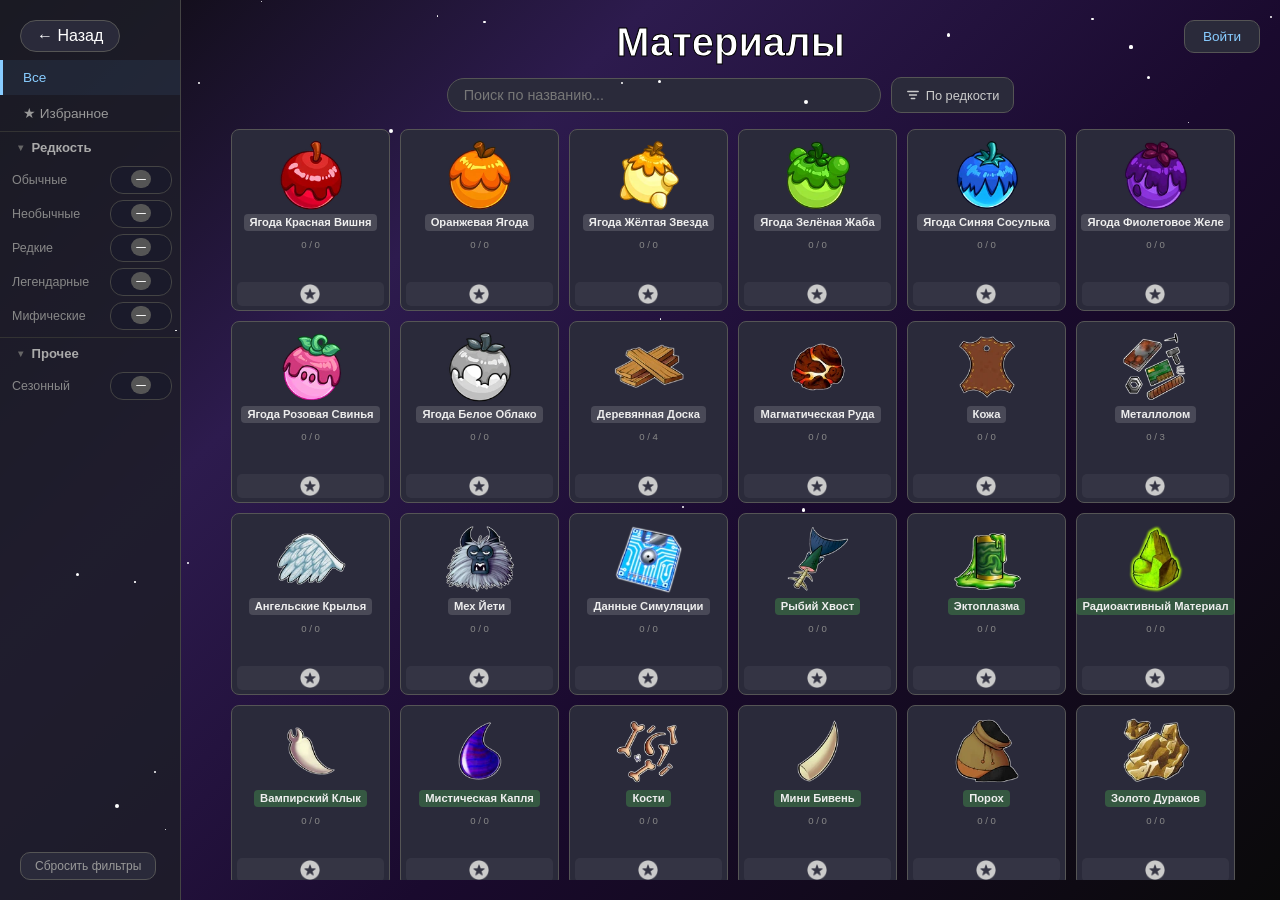
<file: materials.html>
<!DOCTYPE html>
<html lang="en">
<head>
    <meta charset="UTF-8">
    <meta name="viewport" content="width=device-width, initial-scale=1.0">
    <title>Материалы — CheckBF</title>
    <script src="lib/firebase-app-compat.js"></script>
    <script src="lib/firebase-auth-compat.js"></script>
    <script src="lib/firebase-firestore-compat.js"></script>
    <script src="js/toolbar.js"></script>
    <script src="js/filter.js"></script>
    <script src="js/cards.js"></script>
    <script>
        firebase.initializeApp({
            apiKey: "AIzaSyC10fTA0O6vpghuEanI52Yiyrtlkpmd8Nc",
            authDomain: "checkbf-d1a2d.firebaseapp.com",
            projectId: "checkbf-d1a2d",
            storageBucket: "checkbf-d1a2d.firebasestorage.app",
            messagingSenderId: "79682535947",
            appId: "1:79682535947:web:714e3f81408d7a0d0dbd0e"
        });
    </script>
    <script src="js/auth.js"></script>
    <script src="js/materials-sync.js"></script>
    <style>
        html, body {
            margin: 0;
            padding: 0;
            box-sizing: border-box;
        }
        body {
            height: 100vh;
            background-color: #1a1a1a;
            color: #c900c9;
            font-family: 'Segoe UI', Arial, sans-serif;
            display: flex;
            isolation: isolate;
        }
        body::before {
            content: '';
            position: fixed;
            top: 0; left: 0; right: 0; bottom: 0;
            z-index: -1;
        }
        body.gradient-bg::before {
            background: linear-gradient(135deg, #0a0a0a 0%, #2d1b4e 30%, #1a0a2e 60%, #0a0a0a 100%);
            filter: none;
        }
        body.gradient-bg {
            background-color: transparent;
        }
        .particles {
            position: fixed;
            top: 0;
            left: 0;
            width: 100vw;
            height: 100vh;
            pointer-events: none;
            z-index: 0;
            overflow: hidden;
        }
        .particle {
            position: absolute;
            width: 3px;
            height: 3px;
            background: #fff;
            border-radius: 50%;
            animation: twinkle ease-in-out infinite;
        }
        @keyframes twinkle {
            0%, 100% { opacity: 0.1; transform: translateY(0); }
            50% { opacity: 0.8; transform: translateY(-20px); }
        }
        .back {
            position: fixed;
            top: 20px;
            left: 20px;
            color: #fff;
            text-decoration: none;
            font-size: 1rem;
            border: 1px solid #555;
            border-radius: 16px;
            padding: 6px 16px;
            background: #2a2a3a;
            z-index: 20;
        }
        .back:hover {
            background: #33334a;
        }
        .main {
            flex: 1;
            display: flex;
            flex-direction: column;
            padding: 20px 40px;
            overflow: hidden;
        }
        h1 {
            font-size: 2.5rem;
            margin: 0 0 12px 0;
            color: #fff;
            -webkit-text-stroke: 1px #000;
            text-align: center;
        }
        .auth-overlay {
            display: none;
            position: fixed;
            top: 0; left: 0; right: 0; bottom: 0;
            background: rgba(0,0,0,0.7);
            z-index: 50;
            justify-content: center;
            align-items: center;
        }
        .auth-overlay.active { display: flex; }
        .auth-modal {
            background: #1e1e2e;
            border: 1px solid #555;
            border-radius: 16px;
            padding: 30px;
            width: 340px;
            text-align: center;
        }
        .auth-modal h2 { color: #8cf; margin: 0 0 20px; font-size: 1.3rem; }
        .auth-modal input {
            width: 100%; padding: 10px 14px; margin-bottom: 12px;
            border: 1px solid #555; border-radius: 8px;
            background: #2a2a3a; color: #fff; font-size: 0.9rem; box-sizing: border-box;
        }
        .auth-modal input:focus { outline: none; border-color: #8cf; }
        .auth-modal .auth-submit {
            width: 100%; padding: 10px; border: none; border-radius: 8px;
            background: #5c6bc0; color: #fff; font-size: 0.9rem; cursor: pointer; margin-bottom: 10px;
        }
        .auth-modal .auth-submit:hover { background: #7986cb; }
        .auth-modal .google-btn {
            width: 100%; padding: 10px; border: 1px solid #555; border-radius: 8px;
            background: #2a2a3a; color: #ccc; font-size: 0.9rem; cursor: pointer; margin-bottom: 12px;
        }
        .auth-modal .google-btn:hover { background: #33334a; border-color: #8cf; }
        .auth-modal .switch-link { color: #8cf; cursor: pointer; font-size: 0.8rem; }
        .auth-modal .error-msg { color: #c62828; font-size: 0.8rem; margin-bottom: 10px; min-height: 1.2em; }
        .recipe-overlay {
            display: none; position: fixed; top: 0; left: 0; right: 0; bottom: 0;
            background: rgba(0,0,0,0.6); z-index: 30; justify-content: center; align-items: center;
        }
        .recipe-overlay.active { display: flex; }
        .recipe-popup {
            background: #2a2a3a; border: 1px solid #555; border-radius: 14px;
            padding: 24px 28px; min-width: 300px; max-width: 400px; max-height: 70vh; overflow-y: auto;
        }
        .recipe-popup h2 { font-size: 1.1rem; color: #8cf; margin: 0 0 16px; text-align: center; }
        .recipe-item {
            display: flex; align-items: center; gap: 12px;
            background: #1e1e2e; border: 1px solid #444; border-radius: 10px;
            padding: 10px 14px; margin-bottom: 8px;
        }
        .recipe-item img { width: 40px; height: 40px; border-radius: 6px; flex-shrink: 0; }
        .recipe-item .ri-info { flex: 1; }
        .recipe-item .ri-info h4 { font-size: 0.85rem; color: #fff; margin: 0 0 2px; }
        .recipe-item .ri-info p { font-size: 0.75rem; color: #999; margin: 0; }
        .recipe-item .ri-qty { font-size: 0.9rem; color: #8cf; font-weight: 600; white-space: nowrap; }
        .recipe-empty { text-align: center; color: #666; font-size: 0.85rem; padding: 20px 0; }
        .recipe-popup .close { margin-top: 12px; background: none; border: 1px solid #555; color: #fff;
            border-radius: 10px; padding: 6px 20px; cursor: pointer; font-size: 0.85rem; width: 100%; }
        .recipe-popup .close:hover { background: #33334a; }
        .recipe-check {
            font-size: 1rem; cursor: pointer; user-select: none; flex-shrink: 0;
            width: 32px; height: 32px; display: flex; align-items: center; justify-content: center;
            border-radius: 8px; background: rgba(255,255,255,0.05); color: #666;
            transition: all 0.2s;
        }
        .recipe-check:hover { background: rgba(255,255,255,0.1); }
        .recipe-check.checked { background: #2e7d32; color: #fff; }
    </style>
    <link rel="stylesheet" href="css/filter.css">
    <link rel="stylesheet" href="css/toolbar.css">
    <link rel="stylesheet" href="css/cards.css">
</head>
<body class="gradient-bg">
    <div class="particles" id="particles"></div>
    <div class="auth-bar" id="authBar"></div>
    <div class="sync-indicator" id="syncIndicator">Синхронизация...</div>
    <a class="back" href="index.html">&larr; Назад</a>
    <div class="sidebar">
        <button class="active" data-filter="all">Все</button>
        <button data-filter="favourite" style="width:100%;">★ Избранное</button>
        <div class="filter-group" data-group="rarity">
            <div class="filter-group-header" onclick="CBF.toggleGroup(this)"><span class="arrow">▼</span> Редкость</div>
            <div class="filter-group-items">
                <div class="filter-item"><span class="filter-item-label">Обычные</span><div class="ft state-1" data-filter="common" data-state="1" title="Не важно"><span class="ft-knob"><span class="ft-knob-icon">—</span></span></div></div>
                <div class="filter-item"><span class="filter-item-label">Необычные</span><div class="ft state-1" data-filter="uncommon" data-state="1" title="Не важно"><span class="ft-knob"><span class="ft-knob-icon">—</span></span></div></div>
                <div class="filter-item"><span class="filter-item-label">Редкие</span><div class="ft state-1" data-filter="rare" data-state="1" title="Не важно"><span class="ft-knob"><span class="ft-knob-icon">—</span></span></div></div>
                <div class="filter-item"><span class="filter-item-label">Легендарные</span><div class="ft state-1" data-filter="legendary" data-state="1" title="Не важно"><span class="ft-knob"><span class="ft-knob-icon">—</span></span></div></div>
                <div class="filter-item"><span class="filter-item-label">Мифические</span><div class="ft state-1" data-filter="mythical" data-state="1" title="Не важно"><span class="ft-knob"><span class="ft-knob-icon">—</span></span></div></div>
            </div>
        </div>
        <div class="filter-group" data-group="other">
            <div class="filter-group-header" onclick="CBF.toggleGroup(this)"><span class="arrow">▼</span> Прочее</div>
            <div class="filter-group-items">
                <div class="filter-item"><span class="filter-item-label">Сезонный</span><div class="ft state-1" data-filter="seasonal" data-state="1" title="Не важно"><span class="ft-knob"><span class="ft-knob-icon">—</span></span></div></div>
            </div>
        </div>
    </div>
    <button onclick="CBF.resetAllFilters()" style="position:fixed;bottom:20px;left:20px;z-index:20;background:#2a2a3a;border:1px solid #555;color:#999;font-size:0.75rem;padding:6px 14px;cursor:pointer;border-radius:10px;">Сбросить фильтры</button>
    <div class="main">
        <h1>Материалы</h1>
        <div class="toolbar">
            <input class="search" type="text" placeholder="Поиск по названию..." id="searchInput" oninput="filterBySearch()" autocomplete="off">
            <div class="sort-wrap">
                <button class="sort-btn" id="sortBtn" onclick="toggleSortDropdown()">
                    <svg viewBox="0 0 16 16" fill="none">
                        <path d="M2 4h12M4 8h8M6 12h4" stroke="currentColor" stroke-width="1.5" stroke-linecap="round"/>
                    </svg>
                    <span id="sortLabel">По редкости</span>
                </button>
                <div class="sort-dropdown" id="sortDropdown">
                    <button data-sort="default" class="active" onclick="setSort('default', this)">
                        <svg class="icon" viewBox="0 0 16 16" fill="none">
                            <rect x="1" y="2" width="14" height="3" rx="1" fill="currentColor" opacity="0.3"/>
                            <rect x="1" y="6.5" width="14" height="3" rx="1" fill="currentColor" opacity="0.3"/>
                            <rect x="1" y="11" width="14" height="3" rx="1" fill="currentColor" opacity="0.3"/>
                        </svg>
                        По редкости
                    </button>
                    <button data-sort="name" onclick="setSort('name', this)">
                        <svg class="icon" viewBox="0 0 16 16" fill="none">
                            <text x="1" y="12" font-size="11" font-weight="700" fill="currentColor">A</text>
                            <text x="8" y="12" font-size="11" font-weight="700" fill="currentColor">Z</text>
                        </svg>
                        По алфавиту
                    </button>
                </div>
            </div>
        </div>
        <div class="list icons-1">
            <div class="item" data-name="Ягода Красная Вишня" data-rarity="common" data-fav="false">
                <img src="assets/materials/RedCherryBerryA.webp" alt="">
                <div class="info"><h3>Ягода Красная Вишня</h3></div>

                <span class="fav-icon" onclick="toggleFav(event, this)"><img src="assets/Favorite.png" alt=""></span>

            </div>
            <div class="item" data-name="Оранжевая Ягода" data-rarity="common" data-fav="false">
                <img src="assets/materials/OrangeBerryA.webp" alt="">
                <div class="info"><h3>Оранжевая Ягода</h3></div>

                <span class="fav-icon" onclick="toggleFav(event, this)"><img src="assets/Favorite.png" alt=""></span>

            </div>
            <div class="item" data-name="Ягода Жёлтая Звезда" data-rarity="common" data-fav="false">
                <img src="assets/materials/YellowStarBerryA.webp" alt="">
                <div class="info"><h3>Ягода Жёлтая Звезда</h3></div>

                <span class="fav-icon" onclick="toggleFav(event, this)"><img src="assets/Favorite.png" alt=""></span>

            </div>
            <div class="item" data-name="Ягода Зелёная Жаба" data-rarity="common" data-fav="false">
                <img src="assets/materials/GreenToadBerryA.webp" alt="">
                <div class="info"><h3>Ягода Зелёная Жаба</h3></div>

                <span class="fav-icon" onclick="toggleFav(event, this)"><img src="assets/Favorite.png" alt=""></span>

            </div>
            <div class="item" data-name="Ягода Синяя Сосулька" data-rarity="common" data-fav="false">
                <img src="assets/materials/BlueIcicleBerryA.webp" alt="">
                <div class="info"><h3>Ягода Синяя Сосулька</h3></div>

                <span class="fav-icon" onclick="toggleFav(event, this)"><img src="assets/Favorite.png" alt=""></span>

            </div>
            <div class="item" data-name="Ягода Фиолетовое Желе" data-rarity="common" data-fav="false">
                <img src="assets/materials/PurpleJellyBerryA.webp" alt="">
                <div class="info"><h3>Ягода Фиолетовое Желе</h3></div>

                <span class="fav-icon" onclick="toggleFav(event, this)"><img src="assets/Favorite.png" alt=""></span>

            </div>
            <div class="item" data-name="Ягода Розовая Свинья" data-rarity="common" data-fav="false">
                <img src="assets/materials/PinkPigBerryA.webp" alt="">
                <div class="info"><h3>Ягода Розовая Свинья</h3></div>

                <span class="fav-icon" onclick="toggleFav(event, this)"><img src="assets/Favorite.png" alt=""></span>

            </div>
            <div class="item" data-name="Ягода Белое Облако" data-rarity="common" data-fav="false">
                <img src="assets/materials/WhiteCloudBerryA.webp" alt="">
                <div class="info"><h3>Ягода Белое Облако</h3></div>

                <span class="fav-icon" onclick="toggleFav(event, this)"><img src="assets/Favorite.png" alt=""></span>

            </div>
            <div class="item" data-name="Деревянная Доска" data-rarity="common" data-fav="false" data-collected="0" data-total="4">
                <img src="assets/materials/WoodenPlankA.webp" alt="">
                <div class="info"><h3>Деревянная Доска</h3><div class="counter"><span class="collected">0</span> / <span class="total">4</span></div></div>

                <span class="fav-icon" onclick="toggleFav(event, this)"><img src="assets/Favorite.png" alt=""></span>

            </div>
            <div class="item" data-name="Магматическая Руда" data-rarity="common" data-fav="false">
                <img src="assets/materials/MagmaOreA.webp" alt="">
                <div class="info"><h3>Магматическая Руда</h3></div>

                <span class="fav-icon" onclick="toggleFav(event, this)"><img src="assets/Favorite.png" alt=""></span>

            </div>
            <div class="item" data-name="Кожа" data-rarity="common" data-fav="false">
                <img src="assets/materials/LeatherA.webp" alt="">
                <div class="info"><h3>Кожа</h3></div>

                <span class="fav-icon" onclick="toggleFav(event, this)"><img src="assets/Favorite.png" alt=""></span>

            </div>
            <div class="item" data-name="Металлолом" data-rarity="common" data-fav="false" data-collected="0" data-total="3">
                <img src="assets/materials/ScrapMetalA.webp" alt="">
                <div class="info"><h3>Металлолом</h3><div class="counter"><span class="collected">0</span> / <span class="total">3</span></div></div>

                <span class="fav-icon" onclick="toggleFav(event, this)"><img src="assets/Favorite.png" alt=""></span>

            </div>
            <div class="item" data-name="Ангельские Крылья" data-rarity="common" data-fav="false">
                <img src="assets/materials/AngelWingsA.webp" alt="">
                <div class="info"><h3>Ангельские Крылья</h3></div>

                <span class="fav-icon" onclick="toggleFav(event, this)"><img src="assets/Favorite.png" alt=""></span>

            </div>
            <div class="item" data-name="Мех Йети" data-rarity="common" data-fav="false">
                <img src="assets/materials/YetiFurA.webp" alt="">
                <div class="info"><h3>Мех Йети</h3></div>

                <span class="fav-icon" onclick="toggleFav(event, this)"><img src="assets/Favorite.png" alt=""></span>

            </div>
            <div class="item" data-name="Данные Симуляции" data-rarity="common" data-fav="false">
                <img src="assets/materials/SimulationDataA.webp" alt="">
                <div class="info"><h3>Данные Симуляции</h3></div>

                <span class="fav-icon" onclick="toggleFav(event, this)"><img src="assets/Favorite.png" alt=""></span>

            </div>
            <div class="item" data-name="Рыбий Хвост" data-rarity="uncommon" data-fav="false">
                <img src="assets/materials/FishTailA.webp" alt="">
                <div class="info"><h3>Рыбий Хвост</h3></div>

                <span class="fav-icon" onclick="toggleFav(event, this)"><img src="assets/Favorite.png" alt=""></span>

            </div>
            <div class="item" data-name="Эктоплазма" data-rarity="uncommon" data-fav="false">
                <img src="assets/materials/EctoplasmA.webp" alt="">
                <div class="info"><h3>Эктоплазма</h3></div>

                <span class="fav-icon" onclick="toggleFav(event, this)"><img src="assets/Favorite.png" alt=""></span>

            </div>
            <div class="item" data-name="Радиоактивный Материал" data-rarity="uncommon" data-fav="false">
                <img src="assets/materials/RadioactiveMaterialA.webp" alt="">
                <div class="info"><h3>Радиоактивный Материал</h3></div>

                <span class="fav-icon" onclick="toggleFav(event, this)"><img src="assets/Favorite.png" alt=""></span>

            </div>
            <div class="item" data-name="Вампирский Клык" data-rarity="uncommon" data-fav="false">
                <img src="assets/materials/VampireFangA.webp" alt="">
                <div class="info"><h3>Вампирский Клык</h3></div>

                <span class="fav-icon" onclick="toggleFav(event, this)"><img src="assets/Favorite.png" alt=""></span>

            </div>
            <div class="item" data-name="Мистическая Капля" data-rarity="uncommon" data-fav="false">
                <img src="assets/materials/MysticDropletA.webp" alt="">
                <div class="info"><h3>Мистическая Капля</h3></div>

                <span class="fav-icon" onclick="toggleFav(event, this)"><img src="assets/Favorite.png" alt=""></span>

            </div>
            <div class="item" data-name="Кости" data-rarity="uncommon" data-fav="false">
                <img src="assets/materials/BonesA.webp" alt="">
                <div class="info"><h3>Кости</h3></div>

                <span class="fav-icon" onclick="toggleFav(event, this)"><img src="assets/Favorite.png" alt=""></span>

            </div>
            <div class="item" data-name="Мини Бивень" data-rarity="uncommon" data-fav="false">
                <img src="assets/materials/MiniTuskA.webp" alt="">
                <div class="info"><h3>Мини Бивень</h3></div>

                <span class="fav-icon" onclick="toggleFav(event, this)"><img src="assets/Favorite.png" alt=""></span>

            </div>
            <div class="item" data-name="Порох" data-rarity="uncommon" data-fav="false">
                <img src="assets/materials/GunpowderA.webp" alt="">
                <div class="info"><h3>Порох</h3></div>

                <span class="fav-icon" onclick="toggleFav(event, this)"><img src="assets/Favorite.png" alt=""></span>

            </div>
            <div class="item" data-name="Золото Дураков" data-rarity="uncommon" data-fav="false">
                <img src="assets/materials/FoolsGoldA.webp" alt="">
                <div class="info"><h3>Золото Дураков</h3></div>

                <span class="fav-icon" onclick="toggleFav(event, this)"><img src="assets/Favorite.png" alt=""></span>

            </div>
            <div class="item" data-name="Зуб Акулы" data-rarity="uncommon" data-fav="false">
                <img src="assets/materials/SharkToothA.webp" alt="">
                <div class="info"><h3>Зуб Акулы</h3></div>

                <span class="fav-icon" onclick="toggleFav(event, this)"><img src="assets/Favorite.png" alt=""></span>

            </div>
            <div class="item" data-name="Горящий Уголёк" data-rarity="uncommon" data-fav="false">
                <img src="assets/materials/BlazeEmberA.webp" alt="">
                <div class="info"><h3>Горящий Уголёк</h3></div>

                <span class="fav-icon" onclick="toggleFav(event, this)"><img src="assets/Favorite.png" alt=""></span>

            </div>
            <div class="item" data-name="Демонический Огонёк" data-rarity="rare" data-fav="false">
                <img src="assets/materials/DemonicWispA.webp" alt="">
                <div class="info"><h3>Демонический Огонёк</h3></div>

                <span class="fav-icon" onclick="toggleFav(event, this)"><img src="assets/Favorite.png" alt=""></span>

            </div>
            <div class="item" data-name="Драконья Чешуя" data-rarity="rare" data-fav="false">
                <img src="assets/materials/DragonScaleA.webp" alt="">
                <div class="info"><h3>Драконья Чешуя</h3></div>

                <span class="fav-icon" onclick="toggleFav(event, this)"><img src="assets/Favorite.png" alt=""></span>

            </div>
            <div class="item" data-name="Заколдованное Какао" data-rarity="rare" data-fav="false">
                <img src="assets/materials/ConjuredCocoaA.webp" alt="">
                <div class="info"><h3>Заколдованное Какао</h3></div>

                <span class="fav-icon" onclick="toggleFav(event, this)"><img src="assets/Favorite.png" alt=""></span>

            </div>
            <div class="item" data-name="Электрическое Крыло" data-rarity="rare" data-fav="false">
                <img src="assets/materials/ElectricWingA.webp" alt="">
                <div class="info"><h3>Электрическое Крыло</h3></div>

                <span class="fav-icon" onclick="toggleFav(event, this)"><img src="assets/Favorite.png" alt=""></span>

            </div>
            <div class="item" data-name="Зуб Мутанта" data-rarity="rare" data-fav="false">
                <img src="assets/materials/MutantToothA.webp" alt="">
                <div class="info"><h3>Зуб Мутанта</h3></div>

                <span class="fav-icon" onclick="toggleFav(event, this)"><img src="assets/Favorite.png" alt=""></span>

            </div>
            <div class="item" data-name="Огненный Цветок" data-rarity="rare" data-fav="false">
                <img src="assets/materials/FireFlowerA.webp" alt="">
                <div class="info"><h3>Огненный Цветок</h3></div>

                <span class="fav-icon" onclick="toggleFav(event, this)"><img src="assets/Favorite.png" alt=""></span>

            </div>
            <div class="item" data-name="Огненное Перо" data-rarity="rare" data-fav="false">
                <img src="assets/materials/FireFeatherA.webp" alt="">
                <div class="info"><h3>Огненное Перо</h3></div>

                <span class="fav-icon" onclick="toggleFav(event, this)"><img src="assets/Favorite.png" alt=""></span>

            </div>
            <div class="item" data-name="Лунный Камень" data-rarity="rare" data-fav="false">
                <img src="assets/materials/MoonstoneA.webp" alt="">
                <div class="info"><h3>Лунный Камень</h3></div>

                <span class="fav-icon" onclick="toggleFav(event, this)"><img src="assets/Favorite.png" alt=""></span>

            </div>
            <div class="item" data-name="Конфеты" data-rarity="rare" data-fav="false">
                <span class="seasonal">?<span class="tooltip">Это сезонный предмет, который невозможно получить в обычное время</span></span>
                <img src="assets/materials/CandyA.webp" alt="">
                <div class="info"><h3>Конфеты</h3></div>

                <span class="fav-icon" onclick="toggleFav(event, this)"><img src="assets/Favorite.png" alt=""></span>

            </div>
            <div class="item" data-name="Кенди Корн" data-rarity="rare" data-fav="false">
                <span class="seasonal">?<span class="tooltip">Это сезонный предмет, который невозможно получить в обычное время</span></span>
                <img src="assets/materials/CandyCornA.webp" alt="">
                <div class="info"><h3>Кенди Корн</h3></div>

                <span class="fav-icon" onclick="toggleFav(event, this)"><img src="assets/Favorite.png" alt=""></span>

            </div>
            <div class="item" data-name="Метеорит" data-rarity="legendary" data-fav="false">
                <img src="assets/materials/MeteoriteA.webp" alt="">
                <div class="info"><h3>Метеорит</h3></div>

                <span class="fav-icon" onclick="toggleFav(event, this)"><img src="assets/Favorite.png" alt=""></span>

            </div>
            <div class="item" data-name="Глаза Ужаса" data-rarity="legendary" data-fav="false">
                <img src="assets/materials/TerrorEyesA.webp" alt="">
                <div class="info"><h3>Глаза Ужаса</h3></div>

                <span class="fav-icon" onclick="toggleFav(event, this)"><img src="assets/Favorite.png" alt=""></span>

            </div>
            <div class="item" data-name="Чешуя Левиафана" data-rarity="legendary" data-fav="false">
                <img src="assets/materials/LeviathanScaleA.webp" alt="">
                <div class="info"><h3>Чешуя Левиафана</h3></div>

                <span class="fav-icon" onclick="toggleFav(event, this)"><img src="assets/Favorite.png" alt=""></span>

            </div>
            <div class="item" data-name="Лазурный Уголёк" data-rarity="legendary" data-fav="false">
                <img src="assets/materials/AzureEmberA.webp" alt="">
                <div class="info"><h3>Лазурный Уголёк</h3></div>

                <span class="fav-icon" onclick="toggleFav(event, this)"><img src="assets/Favorite.png" alt=""></span>

            </div>
            <div class="item" data-name="Кости Динозавра" data-rarity="legendary" data-fav="false">
                <img src="assets/materials/DinosaurBonesA.webp" alt="">
                <div class="info"><h3>Кости Динозавра</h3></div>

                <span class="fav-icon" onclick="toggleFav(event, this)"><img src="assets/Favorite.png" alt=""></span>

            </div>
            <div class="item" data-name="Вольтовая Капсула" data-rarity="legendary" data-fav="false">
                <img src="assets/materials/VoltCapsuleA.webp" alt="">
                <div class="info"><h3>Вольтовая Капсула</h3></div>

                <span class="fav-icon" onclick="toggleFav(event, this)"><img src="assets/Favorite.png" alt=""></span>

            </div>
            <div class="item" data-name="Летний Жетон" data-rarity="legendary" data-fav="false">
                <span class="seasonal">?<span class="tooltip">Это сезонный предмет, который невозможно получить в обычное время</span></span>
                <img src="assets/materials/SummerTokenA.webp" alt="">
                <div class="info"><h3>Летний Жетон</h3></div>

                <span class="fav-icon" onclick="toggleFav(event, this)"><img src="assets/Favorite.png" alt=""></span>

            </div>
            <div class="item" data-name="Жетон Они" data-rarity="legendary" data-fav="false">
                <span class="seasonal">?<span class="tooltip">Это сезонный предмет, который невозможно получить в обычное время</span></span>
                <img src="assets/materials/OniTokenA.webp" alt="">
                <div class="info"><h3>Жетон Они</h3></div>

                <span class="fav-icon" onclick="toggleFav(event, this)"><img src="assets/Favorite.png" alt=""></span>

            </div>
            <div class="item" data-name="Небесный Жетон" data-rarity="legendary" data-fav="false">
                <span class="seasonal">?<span class="tooltip">Это сезонный предмет, который невозможно получить в обычное время</span></span>
                <img src="assets/materials/CelestialTokenA.webp" alt="">
                <div class="info"><h3>Небесный Жетон</h3></div>

                <span class="fav-icon" onclick="toggleFav(event, this)"><img src="assets/Favorite.png" alt=""></span>

            </div>
            <div class="item" data-name="Сердечки" data-rarity="legendary" data-fav="false">
                <span class="seasonal">?<span class="tooltip">Это сезонный предмет, который невозможно получить в обычное время</span></span>
                <img src="assets/materials/HeartsA.webp" alt="">
                <div class="info"><h3>Сердечки</h3></div>

                <span class="fav-icon" onclick="toggleFav(event, this)"><img src="assets/Favorite.png" alt=""></span>

            </div>
            <div class="item" data-name="Тёмный Фрагмент" data-rarity="mythical" data-fav="false">
                <img src="assets/materials/DarkFragmentA.webp" alt="">
                <div class="info"><h3>Тёмный Фрагмент</h3></div>

                <span class="fav-icon" onclick="toggleFav(event, this)"><img src="assets/Favorite.png" alt=""></span>

            </div>
            <div class="item" data-name="Фрагмент Алукарда" data-rarity="mythical" data-fav="false">
                <img src="assets/materials/AlucardFragmentA.webp" alt="">
                <div class="info"><h3>Фрагмент Алукарда</h3></div>

                <span class="fav-icon" onclick="toggleFav(event, this)"><img src="assets/Favorite.png" alt=""></span>

            </div>
            <div class="item" data-name="Зеркальный Фрактал" data-rarity="mythical" data-fav="false">
                <img src="assets/materials/MirrorFractalA.webp" alt="">
                <div class="info"><h3>Зеркальный Фрактал</h3></div>

                <span class="fav-icon" onclick="toggleFav(event, this)"><img src="assets/Favorite.png" alt=""></span>

            </div>
            <div class="item" data-name="Монстр Магнит" data-rarity="mythical" data-fav="false">
                <img src="assets/materials/MonsterMagnetA.webp" alt="">
                <div class="info"><h3>Монстр Магнит</h3></div>

                <span class="fav-icon" onclick="toggleFav(event, this)"><img src="assets/Favorite.png" alt=""></span>

            </div>
            <div class="item" data-name="Сердце Левиафана" data-rarity="mythical" data-fav="false">
                <img src="assets/materials/LeviathanHeartA.webp" alt="">
                <div class="info"><h3>Сердце Левиафана</h3></div>

                <span class="fav-icon" onclick="toggleFav(event, this)"><img src="assets/Favorite.png" alt=""></span>

            </div>
            <div class="item" data-name="Вулканический Магнит" data-rarity="mythical" data-fav="false">
                <img src="assets/materials/VolcanicMagnetA.webp" alt="">
                <div class="info"><h3>Вулканический Магнит</h3></div>

                <span class="fav-icon" onclick="toggleFav(event, this)"><img src="assets/Favorite.png" alt=""></span>

            </div>
            <div class="item" data-name="Яйцо Дракона" data-rarity="mythical" data-fav="false">
                <img src="assets/materials/DragonEggA.webp" alt="">
                <div class="info"><h3>Яйцо Дракона</h3></div>

                <span class="fav-icon" onclick="toggleFav(event, this)"><img src="assets/Favorite.png" alt=""></span>

            </div>
            <div class="item" data-name="Ловец Кошмаров" data-rarity="mythical" data-fav="false">
                <img src="assets/materials/NightmareCatcherA.webp" alt="">
                <div class="info"><h3>Ловец Кошмаров</h3></div>

                <span class="fav-icon" onclick="toggleFav(event, this)"><img src="assets/Favorite.png" alt=""></span>

            </div>
            <div class="item" data-name="Конфетти" data-rarity="mythical" data-fav="false">
                <span class="seasonal">?<span class="tooltip">Это сезонный предмет, который невозможно получить в обычное время</span></span>
                <img src="assets/materials/ConfettiA.webp" alt="">
                <div class="info"><h3>Конфетти</h3></div>

                <span class="fav-icon" onclick="toggleFav(event, this)"><img src="assets/Favorite.png" alt=""></span>

            </div>
        </div>
    </div>
    <div class="recipe-overlay" id="recipeOverlay">
        <div class="recipe-popup">
            <h2 id="recipeTitle"></h2>
            <div id="recipeList"></div>
            <button class="close" onclick="document.getElementById('recipeOverlay').classList.remove('active')">Закрыть</button>
        </div>
    </div>
    <div class="auth-overlay" id="authOverlay">
        <div class="auth-modal">
            <h2 id="authTitle">Вход</h2>
            <div class="error-msg" id="authError"></div>
            <input type="email" id="authEmail" placeholder="Email" autocomplete="off">
            <input type="password" id="authPass" placeholder="Пароль" autocomplete="new-password">
            <button class="auth-submit" id="authSubmit" onclick="handleAuth()">Войти</button>
            <button class="google-btn" onclick="handleGoogleAuth()">Войти через Google</button>
            <span class="switch-link" id="authSwitch" onclick="toggleAuthMode()">Нет аккаунта? Регистрация</span>
            <br><br>
            <span class="switch-link" onclick="closeAuthModal()">Позже</span>
        </div>
    </div>
    <script>
        var currentItem = null;

        function requireAuth() {
            if (window.checkbfAuth && window.checkbfAuth.requireAuth) return window.checkbfAuth.requireAuth();
            return false;
        }

        function toggleFav(e, el) {
            e.stopPropagation();
            if (!requireAuth()) return;
            var item = el.closest('.item');
            var val = item.dataset.fav === 'true' ? 'false' : 'true';
            item.dataset.fav = val;
            el.classList.toggle('faved', val === 'true');
            saveData();
        }

        function saveData() {
            var data = {};
            document.querySelectorAll('.item').forEach(function(item) {
                data[item.dataset.name] = { fav: item.dataset.fav };
            });
            localStorage.setItem('checkbf_materials', JSON.stringify(data));
            var u = (window.checkbfAuth && window.checkbfAuth.user) || firebase.auth().currentUser;
            if (u) {
                TB.showSync();
                window.checkbfAuth.saveToDB('materials', data).then(TB.hideSync);
            }
        }

        function loadData() {
            var raw = localStorage.getItem('checkbf_materials');
            if (!raw) return;
            var data = JSON.parse(raw);
            document.querySelectorAll('.item').forEach(function(item) {
                var saved = data[item.dataset.name];
                if (saved) {
                    if (saved.fav) {
                        item.dataset.fav = saved.fav;
                        var favEl = item.querySelector('.fav-icon');
                        if (favEl) {
                            favEl.classList.toggle('faved', saved.fav === 'true');
                            favEl.classList.toggle('faved', saved.fav === 'true');
                        }
                    }
                }
            });
        }

        loadData();

        function filterBySearch() {
            var q = document.getElementById('searchInput').value.toLowerCase();
            document.querySelectorAll('.item').forEach(function(item) {
                var name = item.dataset.name.toLowerCase();
                item.style.display = name.indexOf(q) !== -1 ? '' : 'none';
            });
        }

        var currentSort = 'default';
        var rarityOrder = { common: 0, uncommon: 1, rare: 2, legendary: 3, mythical: 4 };
        var originalOrder = {};
        document.querySelectorAll('.item').forEach(function(item, i) {
            originalOrder[item.dataset.name] = i;
        });

        var toggleSortDropdown = TB.toggleSortDropdown;
        function setSort(type, btn) {
            currentSort = type;
            document.querySelectorAll('#sortDropdown button').forEach(function(b) { b.classList.remove('active'); });
            btn.classList.add('active');
            document.getElementById('sortDropdown').classList.remove('open');
            var labels = { default: 'По редкости', name: 'По алфавиту' };
            document.getElementById('sortLabel').textContent = labels[type] || 'По редкости';
            applySort();
            localStorage.setItem('checkbf_materials_sort', type);
        }
        function applySort() {
            var list = document.querySelector('.list');
            var items = Array.from(list.querySelectorAll('.item'));
            if (currentSort === 'default') {
                items.sort(function(a, b) {
                    var ra = rarityOrder[a.dataset.rarity] || 0;
                    var rb = rarityOrder[b.dataset.rarity] || 0;
                    if (ra !== rb) return ra - rb;
                    return (originalOrder[a.dataset.name] || 0) - (originalOrder[b.dataset.name] || 0);
                });
            } else if (currentSort === 'name') {
                items.sort(function(a, b) { return a.dataset.name.localeCompare(b.dataset.name); });
            }
            items.forEach(function(item) { list.appendChild(item); });
            applyAllVisibility();
        }

        function applyAllVisibility() {
            var sidebarFilter = CBF.getSidebarFilter();
            var rarityFilters = ['common','uncommon','rare','legendary','mythical'];
            var activeRarities = rarityFilters.filter(function(f) { return CBF.getFilterState(f) === 1; });
            var excludedRarities = rarityFilters.filter(function(f) { return CBF.getFilterState(f) === -1; });
            var seasonalState = CBF.getFilterState('seasonal');
            document.querySelectorAll('.list .item').forEach(function(item) {
                var showSidebar = false;
                if (sidebarFilter === 'all') showSidebar = true;
                else if (sidebarFilter === 'favourite') showSidebar = item.dataset.fav === 'true';
                else showSidebar = item.dataset.rarity === sidebarFilter;
                var showFilter = true;
                if (activeRarities.length > 0) {
                    if (activeRarities.indexOf(item.dataset.rarity) === -1) showFilter = false;
                }
                if (excludedRarities.indexOf(item.dataset.rarity) !== -1) showFilter = false;
                var isSeasonal = !!item.querySelector('.seasonal');
                if (seasonalState === 1 && !isSeasonal) showFilter = false;
                if (seasonalState === -1 && isSeasonal) showFilter = false;
                item.style.display = (showSidebar && showFilter) ? '' : 'none';
            });
        }

        function createParticles() {
            var container = document.getElementById('particles');
            container.innerHTML = '';
            for (var i = 0; i < 60; i++) {
                var p = document.createElement('div');
                p.className = 'particle';
                p.style.left = Math.random() * 100 + '%';
                p.style.top = Math.random() * 100 + '%';
                p.style.animationDuration = (Math.random() * 4 + 3) + 's';
                p.style.animationDelay = (Math.random() * 3) + 's';
                var size = Math.random() * 3 + 1;
                p.style.width = size + 'px';
                p.style.height = size + 'px';
                container.appendChild(p);
            }
        }
        createParticles();

        function resetToDefaults() {
            localStorage.removeItem('checkbf_materials');
            localStorage.removeItem('checkbf_recipe_checked');
            document.querySelectorAll('.item').forEach(function(item) {
                item.dataset.fav = 'false';
                var favEl = item.querySelector('.fav-icon');
                if (favEl) { favEl.classList.remove('faved'); }
            });
        }

        document.querySelectorAll('.item').forEach(function(item) {
            if (!item.querySelector('.counter')) {
                var info = item.querySelector('.info');
                if (info) {
                    var counter = document.createElement('div');
                    counter.className = 'counter';
                    counter.innerHTML = '<span class="collected">0</span> / <span class="total">0</span>';
                    info.appendChild(counter);
                }
            }
            if (!item.dataset.collected) item.dataset.collected = '0';
            if (!item.dataset.total) item.dataset.total = '0';
        });
        MS.updateMaterialsCounters();

        document.getElementById('recipeOverlay').addEventListener('click', function(e) {
            if (e.target === this) this.classList.remove('active');
        });

        document.querySelectorAll('.item').forEach(function(item) {
            item.addEventListener('click', function(e) {
                if (e.target.closest('.fav-icon')) return;
                MS.openRecipePopup(item.dataset.name);
            });
        });

        async function syncFromDB() {
            if (!window.checkbfAuth || !window.checkbfAuth.user) return;
            var dbData = await window.checkbfAuth.loadFromDB('materials');
            var localData = null;
            var raw = localStorage.getItem('checkbf_materials');
            if (raw) { try { localData = JSON.parse(raw); } catch(e) {} }
            if (dbData && Object.keys(dbData).length > 0) {
                localStorage.setItem('checkbf_materials', JSON.stringify(dbData));
                loadData();
        MS.updateMaterialsCounters();
        MS.autoCheckRecipes();
                TB.showSync();
            } else if (localData && Object.keys(localData).length > 0) {
                await window.checkbfAuth.saveToDB('materials', localData);
                TB.showSync();
            }
        }

        TB.init();
    </script>
    <script>CBF.init('checkbf_materials_filters');</script>
    <script>
        (function() {
            var saved = localStorage.getItem('checkbf_materials_sort');
            if (saved) {
                var btn = document.querySelector('#sortDropdown button[data-sort="' + saved + '"]');
                if (btn) setSort(saved, btn);
            }
        })();
    </script>
    <script>Cards.initTooltips();</script>
</body>
</html>
</file>
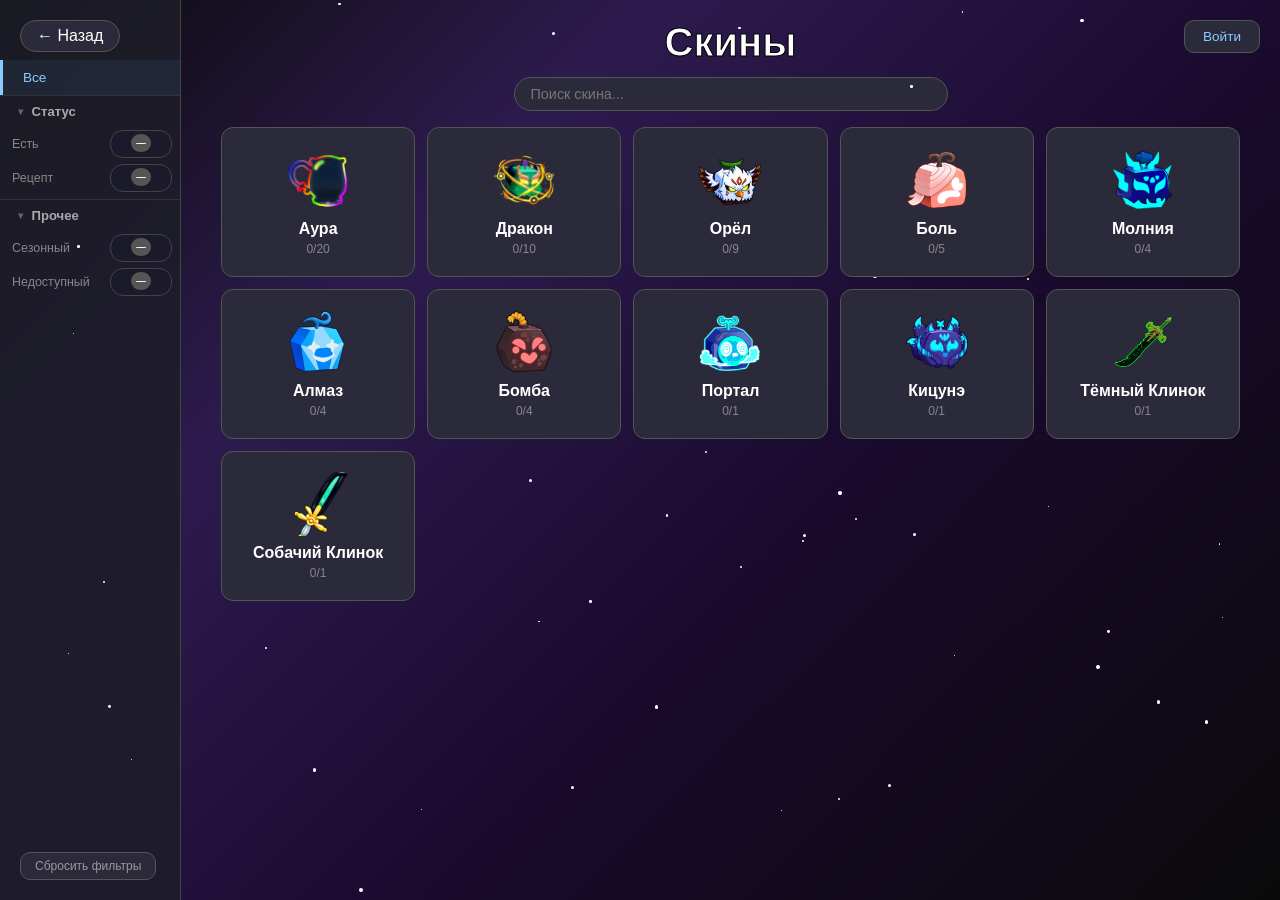
<file: skins.html>
<!DOCTYPE html>
<html lang="en">
<head>
    <meta charset="UTF-8">
    <meta name="viewport" content="width=device-width, initial-scale=1.0">
    <title>Скины — CheckBF</title>
    <script src="lib/firebase-app-compat.js"></script>
    <script src="lib/firebase-auth-compat.js"></script>
    <script src="lib/firebase-firestore-compat.js"></script>
    <script src="js/toolbar.js"></script>
    <script src="js/filter.js"></script>
    <script>
        firebase.initializeApp({
            apiKey: "AIzaSyC10fTA0O6vpghuEanI52Yiyrtlkpmd8Nc",
            authDomain: "checkbf-d1a2d.firebaseapp.com",
            projectId: "checkbf-d1a2d",
            storageBucket: "checkbf-d1a2d.firebasestorage.app",
            messagingSenderId: "79682535947",
            appId: "1:79682535947:web:714e3f81408d7a0d0dbd0e"
        });
    </script>
    <script src="js/auth.js"></script>
    <link rel="stylesheet" href="css/filter.css">
    <link rel="stylesheet" href="css/toolbar.css">
    <link rel="stylesheet" href="css/cards.css">
    <script src="js/cards.js"></script>
    <style>
        html, body {
            margin: 0;
            padding: 0;
            box-sizing: border-box;
        }
        body {
            height: 100vh;
            background-color: #1a1a1a;
            color: #c900c9;
            font-family: 'Segoe UI', Arial, sans-serif;
            display: flex;
            isolation: isolate;
        }
        body::before {
            content: '';
            position: fixed;
            top: 0; left: 0; right: 0; bottom: 0;
            z-index: -1;
        }
        body.gradient-bg::before {
            background: linear-gradient(135deg, #0a0a0a 0%, #2d1b4e 30%, #1a0a2e 60%, #0a0a0a 100%);
            filter: none;
        }
        body.gradient-bg {
            background-color: transparent;
        }
        .particles {
            position: fixed;
            top: 0;
            left: 0;
            width: 100vw;
            height: 100vh;
            pointer-events: none;
            z-index: 0;
            overflow: hidden;
        }
        .particle {
            position: absolute;
            width: 3px;
            height: 3px;
            background: #fff;
            border-radius: 50%;
            animation: twinkle ease-in-out infinite;
        }
        @keyframes twinkle {
            0%, 100% { opacity: 0.1; transform: translateY(0); }
            50% { opacity: 0.8; transform: translateY(-20px); }
        }
        .back {
            position: fixed;
            top: 20px;
            left: 20px;
            color: #fff;
            text-decoration: none;
            font-size: 1rem;
            border: 1px solid #555;
            border-radius: 16px;
            padding: 6px 16px;
            background: #2a2a3a;
            z-index: 20;
        }
        .back:hover {
            background: #33334a;
        }
        h1 {
            font-size: 2.5rem;
            margin: 0 0 12px 0;
            color: #fff;
            -webkit-text-stroke: 1px #000;
            text-align: center;
        }

        .subcategories {
            display: none;
            flex: 1;
            min-height: 0;
        }
        .subcategories.active {
            display: flex;
            flex-direction: column;
        }
        .sub-header {
            display: flex;
            align-items: center;
            gap: 12px;
            margin-bottom: 16px;
            flex-shrink: 0;
        }
        .sub-back {
            color: #fff;
            cursor: pointer;
            font-size: 1rem;
            background: #2a2a3a;
            border: 1px solid #555;
            border-radius: 10px;
            padding: 8px 16px;
            transition: all 0.2s;
            display: flex;
            align-items: center;
            gap: 6px;
            flex-shrink: 0;
        }
        .sub-back:hover {
            background: #33334a;
            border-color: #8cf;
        }
        .search-results {
            display: none;
            flex: 1;
            min-height: 0;
        }
        .search-results.active {
            display: flex;
            flex-direction: column;
        }
        .search-results .cat-label {
            font-size: 0.75rem;
            color: #8cf;
            margin-bottom: 4px;
        }
        .sub-header h2 {
            font-size: 1.5rem;
            margin: 0;
            color: #fff;
            -webkit-text-stroke: 0.5px #000;
            flex: 1;
            min-width: 0;
            overflow: hidden;
            text-overflow: ellipsis;
            white-space: nowrap;
        }
        .auth-overlay {
            display: none; position: fixed; top: 0; left: 0; right: 0; bottom: 0;
            background: rgba(0,0,0,0.7); z-index: 50; justify-content: center; align-items: center;
        }
        .auth-overlay.active { display: flex; }
        .auth-modal {
            background: #1e1e2e; border: 1px solid #555; border-radius: 16px; padding: 30px; width: 340px; text-align: center;
        }
        .auth-modal h2 { color: #8cf; margin: 0 0 20px; font-size: 1.3rem; }
        .auth-modal input {
            width: 100%; padding: 10px 14px; margin-bottom: 12px; border: 1px solid #555; border-radius: 8px;
            background: #2a2a3a; color: #fff; font-size: 0.9rem; box-sizing: border-box;
        }
        .auth-modal input:focus { outline: none; border-color: #8cf; }
        .auth-modal .auth-submit {
            width: 100%; padding: 10px; border: none; border-radius: 8px; background: #5c6bc0; color: #fff; font-size: 0.9rem; cursor: pointer; margin-bottom: 10px;
        }
        .auth-modal .auth-submit:hover { background: #7986cb; }
        .auth-modal .google-btn {
            width: 100%; padding: 10px; border: 1px solid #555; border-radius: 8px; background: #2a2a3a; color: #ccc; font-size: 0.9rem; cursor: pointer; margin-bottom: 12px;
        }
        .auth-modal .google-btn:hover { background: #33334a; border-color: #8cf; }
        .auth-modal .switch-link { color: #8cf; cursor: pointer; font-size: 0.8rem; }
        .auth-modal .error-msg { color: #c62828; font-size: 0.8rem; margin-bottom: 10px; min-height: 1.2em; }
        .main {
            flex: 1;
            display: flex;
            flex-direction: column;
            padding: 20px 40px;
            overflow: hidden;
            min-width: 0;
        }
    </style>
</head>
<body class="gradient-bg">
    <div class="particles" id="particles"></div>
    <div class="auth-bar" id="authBar"></div>
    <div class="sync-indicator" id="syncIndicator">Синхронизация...</div>
    <a class="back" href="index.html">&larr; Назад</a>
    <div class="sidebar">
        <button class="active" data-filter="all">Все</button>
        <div class="filter-group" data-group="status">
            <div class="filter-group-header" onclick="CBF.toggleGroup(this)"><span class="arrow">▼</span> Статус</div>
            <div class="filter-group-items">
                <div class="filter-item"><span class="filter-item-label">Есть</span><div class="ft state-1" data-filter="owned" data-state="1" title="Не важно"><span class="ft-knob"><span class="ft-knob-icon">—</span></span></div></div>
                <div class="filter-item"><span class="filter-item-label">Рецепт</span><div class="ft state-1" data-filter="recipe" data-state="1" title="Не важно"><span class="ft-knob"><span class="ft-knob-icon">—</span></span></div></div>
            </div>
        </div>
        <div class="filter-group" data-group="other">
            <div class="filter-group-header" onclick="CBF.toggleGroup(this)"><span class="arrow">▼</span> Прочее</div>
            <div class="filter-group-items">
                <div class="filter-item"><span class="filter-item-label">Сезонный</span><div class="ft state-1" data-filter="seasonal" data-state="1" title="Не важно"><span class="ft-knob"><span class="ft-knob-icon">—</span></span></div></div>
                <div class="filter-item"><span class="filter-item-label">Недоступный</span><div class="ft state-1" data-filter="disabled" data-state="1" title="Не важно"><span class="ft-knob"><span class="ft-knob-icon">—</span></span></div></div>
            </div>
        </div>
    </div>
    <button onclick="CBF.resetAllFilters()" style="position:fixed;bottom:20px;left:20px;z-index:20;background:#2a2a3a;border:1px solid #555;color:#999;font-size:0.75rem;padding:6px 14px;cursor:pointer;border-radius:10px;">Сбросить фильтры</button>
    <div class="main">
    <h1>Скины</h1>
    <div class="toolbar">
        <input class="search" id="searchInput" type="text" placeholder="Поиск скина..." oninput="filterBySearch()" autocomplete="off">
    </div>

    <div class="categories" id="categoriesView"></div>

    <div class="subcategories" id="subView">
        <div class="sub-header">
            <button class="sub-back" onclick="backToCategories()">&larr; К категориям</button>
            <h2 id="subTitle"></h2>
        </div>
        <div class="sub-list" id="subList"></div>
    </div>

    <div class="search-results" id="searchResults">
        <div class="sub-list" id="searchList"></div>
    </div>
    </div>

    <script>
        var categories = {
            aura: { name: "Аура", skins: [
                { name: "Апельсиновая Сода", img: "assets/skins/Aura_Orange_Soda_Icon.webp" },
                { name: "Яркий Жёлтый", img: "assets/skins/Aura_Bright_Yellow_Icon.webp" },
                { name: "Солнечный Жёлтый", img: "assets/skins/Aura_Yellow_Sunshine_Icon.webp" },
                { name: "Слаймовый Зелёный", img: "assets/skins/Aura_Slimy_Green_Icon.webp" },
                { name: "Зелёная Ящерица", img: "assets/skins/Aura_Green_Lizard_Icon.webp" },
                { name: "Синие Джинсы", img: "assets/skins/Aura_Blue_Jeans_Icon.webp" },
                { name: "Пухлый Фиолетовый", img: "assets/skins/Aura_Plump_Purple_Icon.webp" },
                { name: "Огненная Роза", img: "assets/skins/Aura_Fiery_Rose_Icon.webp" },
                { name: "Волна Тепла", img: "assets/skins/Aura_Heat_Wave_Icon.webp" },
                { name: "Абсолютный Ноль", img: "assets/skins/Aura_Absolute_Zero_Icon.webp" },
                { name: "Снежный Белый", img: "assets/skins/Aura_Snow_White_Icon.webp" },
                { name: "Чистый Красный", img: "assets/skins/Aura_Pure_Red_Icon.webp" },
                { name: "Зимнее Небо", img: "assets/skins/Aura_Winter_Sky_Icon.webp" },
                { name: "Аквамариновый", img: "assets/skins/Aura_Aquamarine_Icon.webp", seasonal: true },
                { name: "Лёгкий Розовый", img: "assets/skins/Aura_Light_Pink_Icon.webp", seasonal: true },
                { name: "Радужный Спаситель", img: "assets/skins/Aura_Rainbow_Saviour_Icon.webp" },
                { name: "Кицунэ", img: "assets/skins/Aura_Kitsune_Icon.webp" },
                { name: "Дракон", img: "assets/skins/Aura_Dragon_Icon.webp" },
                { name: "Они", img: "assets/skins/Aura_Oni_Icon.webp", seasonal: true },
                { name: "Небесный", img: "assets/skins/Aura_Celestial_Icon.webp", seasonal: true },
                { name: "Хакер", img: "assets/ItemPlaceHolder.webp" }
            ]},
            dragon: { name: "Дракон", double: true, skins: [
                { name: "Оранжевый", img1: "assets/skins/dragon/Dragon_29_Orange.webp", img2: "assets/skins/dragon/Dragon_29_Orange2.webp" },
                { name: "Жёлтый", img1: "assets/skins/dragon/Dragon_29_Yellow.webp", img2: "assets/skins/dragon/Dragon_29_Yellow2.webp" },
                { name: "Синий", img1: "assets/skins/dragon/Dragon_29_Blue.webp", img2: "assets/skins/dragon/Dragon_29_Blue2.webp" },
                { name: "Красный", img1: "assets/skins/dragon/Dragon_29_Red.webp", img2: "assets/skins/dragon/Dragon_29_Red2.webp" },
                { name: "Фиолетовый", img1: "assets/skins/dragon/Dragon_29_Purple.webp", img2: "assets/skins/dragon/Dragon_29_Purple2.webp" },
                { name: "Чёрный", img1: "assets/skins/dragon/Dragon_29_Black.webp", img2: "assets/skins/dragon/Dragon_29_Black2.webp" },
                { name: "Замороженный", img1: "assets/skins/dragon/Dragon_29_Frostbite.webp", img2: "assets/skins/dragon/Dragon_29_Frostbite2.webp" },
                { name: "Изумрудный", img1: "assets/skins/dragon/Dragon_29_Emerald.webp", img2: "assets/skins/dragon/Dragon_29_Emerald2.webp" },
                { name: "Затмение", img1: "assets/skins/dragon/Dragon_29_Eclipse.webp", img2: "assets/skins/dragon/Dragon_29_Eclipse2.webp" },
                { name: "Тление", img1: "assets/skins/dragon/Ember_Dragon_Fruit_29.webp", img2: "assets/skins/dragon/Ember_Dragon_Fruit_292.webp" },
                { name: "Лиловая Ночь", img1: "assets/skins/dragon/Dragon_29_Violet_Night.webp", img2: "assets/skins/dragon/Dragon_29_Violet_Night2.webp" },
                { name: "Небесный Феникс", img1: "assets/skins/dragon/Dragon_29_Phoenix_Sky.webp", img2: "assets/skins/dragon/Dragon_29_Phoenix_Sky2.webp" },
                { name: "Кровавая Луна", img1: "assets/skins/dragon/Dragon_29_Blood_Moon.webp", img2: "assets/skins/dragon/Dragon_29_Blood_Moon2.webp" }
            ]},
            kitsune: { name: "Кицунэ", skins: [
                { name: "Галактический (Эмпирей)", img: "assets/skins/Empyrean_Fruit_29.webp" }
            ]},
            pain: { name: "Боль", skins: [
                { name: "Мучение", img: "assets/skins/Torment_Fruit.webp" },
                { name: "Разочарование", img: "assets/skins/Frustration_Fruit.webp" },
                { name: "Печаль", img: "assets/skins/Sadness_Fruit.webp" },
                { name: "Небесный", img: "assets/skins/Celestial_Fruit.webp" },
                { name: "Супер Дух", img: "assets/skins/Super_Spirit_Pain_Fruit.webp" }
            ]},
            lightning: { name: "Молния", skins: [
                { name: "Зелёный", img: "assets/skins/Green_Lightning_Fruit.webp" },
                { name: "Жёлтый", img: "assets/skins/Yellow_Lightning_Fruit.webp" },
                { name: "Фиолетовый", img: "assets/skins/Purple_Lightning_Fruit.webp" },
                { name: "Красный", img: "assets/skins/Red_Lightning_Fruit.webp" },
                { name: "Белый", img: "assets/ItemPlaceHolder.webp" }
            ]},
            portal: { name: "Портал", skins: [
                { name: "Божественный", img: "assets/skins/PortalDivineB.webp" },
                { name: "Розовый", img: "assets/ItemPlaceHolder.webp" },
                { name: "Оранжевый", img: "assets/ItemPlaceHolder.webp" }
            ]},
            diamond: { name: "Алмаз", skins: [
                { name: "Изумруд", img: "assets/skins/Emerald_Diamond_Fruit.webp" },
                { name: "Розовый Кварц", img: "assets/skins/Rose_Quartz_Diamond_Fruit.webp" },
                { name: "Топаз", img: "assets/skins/Topaz_Diamond_Fruit.webp" },
                { name: "Рубин", img: "assets/skins/Ruby_Diamond_Fruit.webp" }
            ]},
            eagle: { name: "Орёл", skins: [
                { name: "Бархат", img: "assets/skins/EagleVelvetB.webp" },
                { name: "Сокол", img: "assets/skins/EagleFalconB.webp" },
                { name: "Золотой Мох", img: "assets/skins/EagleGoldenMossB.webp" },
                { name: "Синее Небо", img: "assets/skins/EagleBlueSkyB.webp" },
                { name: "Оранжевый Крем", img: "assets/skins/EagleOrangeCreamsicleB.webp" },
                { name: "Ледник", img: "assets/skins/EagleGlacierB.webp" },
                { name: "Реквием", img: "assets/skins/EagleRequiemB.webp" },
                { name: "Матрица", img: "assets/skins/EagleMatrixB.webp" },
                { name: "Попугай", img: "assets/skins/EagleParrotB.webp" }
            ]},
            bomb: { name: "Бомба", skins: [
                { name: "Ядерная", img: "assets/skins/Nuclear_Bomb_Fruit.webp" },
                { name: "Термитная", img: "assets/skins/Thermite_Bomb_Fruit.webp" },
                { name: "Лазурная", img: "assets/skins/Azura_Bomb_Fruit.webp" },
                { name: "Праздничная", img: "assets/skins/Celebration_Bomb_Fruit.webp" }
            ]},
            darkblade: { name: "Тёмный Клинок", skins: [
                { name: "Убийца Богов", img: "assets/skins/Title_Slayer_of_God.webp" }
            ]},
            dogblade: { name: "Собачий Клинок", skins: [
                { name: "Бешеный", img: "assets/skins/Rabid_Skin.webp" }
            ]}
        };

        function requireAuth() {
            if (window.checkbfAuth && window.checkbfAuth.requireAuth) return window.checkbfAuth.requireAuth();
            return false;
        }

        var owned = {};
        var currentCat = '';

        function loadData() {
            var raw = localStorage.getItem('checkbf_skins');
            if (raw) {
                var parsed = JSON.parse(raw);
                if (parsed && Object.keys(parsed).length > 0 && Object.keys(parsed)[0].indexOf(':') === -1) {
                    localStorage.removeItem('checkbf_skins');
                } else {
                    owned = parsed;
                }
            }
        }

        function saveData() {
            localStorage.setItem('checkbf_skins', JSON.stringify(owned));
            if (window.checkbfAuth && window.checkbfAuth.user) {
                TB.showSync();
                window.checkbfAuth.saveToDB('skins', owned).then(TB.hideSync);
            }
        }

        var catIcons = {
            aura: "assets/skins/Aura_Rainbow_Saviour_Icon.webp",
            dragon: "assets/fruits/DragonEastA.webp",
            kitsune: "assets/fruits/KitsuneB.webp",
            pain: "assets/fruits/PainB.webp",
            lightning: "assets/fruits/LightningB.webp",
            portal: "assets/fruits/PortalB.webp",
            diamond: "assets/fruits/DiamondB.webp",
            eagle: "assets/fruits/EagleB.webp",
            bomb: "assets/fruits/BombB.webp",
            darkblade: "assets/swords/Dark_Blade.webp",
            dogblade: "assets/swords/DogBladeIcon.webp"
        };

        function renderCategories() {
            var container = document.getElementById('categoriesView');
            container.innerHTML = '';
            var keys = Object.keys(categories);
            keys.sort(function(a, b) {
                return categories[b].skins.length - categories[a].skins.length;
            });
            keys.forEach(function(key) {
                var cat = categories[key];
                var total = cat.skins.filter(function(s) { return disabledSkins.indexOf(key + ':' + s.name) === -1; }).length;
                var ownedCount = cat.skins.filter(function(s) { return disabledSkins.indexOf(key + ':' + s.name) === -1 && owned[key + ':' + s.name]; }).length;
                var isComplete = total > 0 && ownedCount === total;
                var div = document.createElement('div');
                div.className = 'cat-card' + (isComplete ? ' completed' : '');
                div.onclick = function() { openCategory(key); };
                div.innerHTML = '<img class="icon" src="' + catIcons[key] + '" alt="' + cat.name + '">' +
                    '<h3>' + cat.name + '</h3>' +
                    '<span class="count">' + ownedCount + '/' + total + '</span>';
                container.appendChild(div);
            });
        }

        function openCategory(key) {
            currentCat = key;
            document.getElementById('categoriesView').style.display = 'none';
            document.getElementById('subView').classList.add('active');
            document.getElementById('subTitle').textContent = categories[key].name;
            if (hasActiveFilter()) {
                renderSubSkins();
            } else {
                renderSubSkins();
            }
        }

        function backToCategories() {
            currentCat = '';
            document.getElementById('subView').classList.remove('active');
            document.getElementById('searchResults').classList.remove('active');
            document.getElementById('searchInput').value = '';
            if (hasActiveFilter()) {
                categoriesView = document.getElementById('categoriesView');
                categoriesView.style.display = 'none';
                document.getElementById('searchResults').classList.add('active');
                renderGlobalFilterResults();
            } else {
                document.getElementById('categoriesView').style.display = '';
                renderCategories();
            }
        }

        function hasActiveFilter() {
            return CBF.getFilterState('owned') !== 0 || CBF.getFilterState('recipe') !== 0 || CBF.getFilterState('seasonal') !== 0 || CBF.getFilterState('disabled') !== 0;
        }
        function applySkinFilter() {
            var ownedState = CBF.getFilterState('owned');
            var categoriesView = document.getElementById('categoriesView');
            var subView = document.getElementById('subView');
            var searchResults = document.getElementById('searchResults');
            var searchList = document.getElementById('searchList');

            if (!hasActiveFilter()) {
                searchResults.classList.remove('active');
                if (currentCat) {
                    subView.classList.add('active');
                    categoriesView.style.display = 'none';
                    renderSubSkins();
                } else {
                    categoriesView.style.display = '';
                    subView.classList.remove('active');
                    renderCategories();
                }
                return;
            }

            if (currentCat) {
                subView.classList.add('active');
                categoriesView.style.display = 'none';
                searchResults.classList.remove('active');
                renderSubSkins();
            } else {
                categoriesView.style.display = 'none';
                subView.classList.remove('active');
                searchResults.classList.add('active');
                searchList.innerHTML = '';
                renderGlobalFilterResults();
            }
        }

        function renderGlobalFilterResults() {
            var ownedState = CBF.getFilterState('owned');
            var recipeState = CBF.getFilterState('recipe');
            var seasonalState = CBF.getFilterState('seasonal');
            var disabledState = CBF.getFilterState('disabled');
            var searchList = document.getElementById('searchList');
            Object.keys(categories).forEach(function(key) {
                var cat = categories[key];
                var isDouble = cat.double;
                cat.skins.forEach(function(skin) {
                    var owKey = key + ':' + skin.name;
                    var isOwned = owned[owKey] === true;
                    if (ownedState === 1 && !isOwned) return;
                    if (ownedState === -1 && isOwned) return;
                    var hasRecipe = (hasRecipeSkins[key] || []).indexOf(skin.name) !== -1;
                    var recipeOwned = owned[owKey + '_recipe'] === true;
                    if (recipeState === 1 && !hasRecipe) return;
                    if (recipeState === -1 && hasRecipe) return;
                    var isSeasonal = skin.seasonal === true;
                    if (seasonalState === 1 && !isSeasonal) return;
                    if (seasonalState === -1 && isSeasonal) return;
                    var isDisabled = disabledSkins.indexOf(key + ':' + skin.name) !== -1;
                    if (disabledState === 1 && !isDisabled) return;
                    if (disabledState === -1 && isDisabled) return;
                    var div = document.createElement('div');
                    div.className = 'item skin-item' + (isOwned ? ' owned' : '');
                    div.dataset.name = skin.name;
                    div.dataset.owned = isOwned ? 'true' : 'false';
                    div.dataset.recipe = hasRecipe ? 'true' : 'false';
                    div.dataset.seasonal = skin.seasonal ? 'true' : 'false';
                    div.dataset.disabled = isDisabled ? 'true' : 'false';
                    var imgHtml = '';
                    if (isDouble && skin.img1) {
                        imgHtml = '<div class="double-img"><img src="' + skin.img1 + '" alt="' + skin.name + '" onerror="this.style.display=\'none\'"><img src="' + skin.img2 + '" alt="' + skin.name + '" onerror="this.style.display=\'none\'"></div>';
                    } else {
                        imgHtml = '<img src="' + skin.img + '" alt="' + skin.name + '" onerror="this.style.display=\'none\'">';
                    }
                    var btns = '';
                    if (isDisabled) {
                        btns = '<button class="own-btn disabled" disabled>Недоступен</button>';
                    } else if (hasRecipe) {
                        btns = '<div class="btn-row">' +
                            '<button class="recipe-btn' + (recipeOwned ? ' has-recipe' : '') + '" onclick="toggleRecipe(event, \'' + owKey + '\')">' + (recipeOwned ? '✓ Рецепт' : 'Рецепт') + '</button>' +
                            '<button class="own-btn' + (isOwned ? ' owned' : '') + '" onclick="toggleOwn(event, \'' + owKey + '\')">' + (isOwned ? '✓ Есть' : 'Есть?') + '</button>' +
                            '</div>';
                    } else {
                        btns = '<button class="own-btn' + (isOwned ? ' owned' : '') + '" onclick="toggleOwn(event, \'' + owKey + '\')">' + (isOwned ? '✓ Есть' : 'Есть?') + '</button>';
                    }
                    var seasonalHtml = skin.seasonal ? '<span class="seasonal">?<span class="tooltip">Это сезонный предмет, который невозможно получить в обычное время</span></span>' : '';
                    div.innerHTML = seasonalHtml + '<span class="cat-label">' + cat.name + '</span>' + imgHtml + '<h3>' + skin.name + '</h3>' + btns;
                    searchList.appendChild(div);
                });
            });
            initSeasonalTooltips();
        }

        var hasRecipeSkins = {
            aura: ["Апельсиновая Сода", "Яркий Жёлтый", "Солнечный Жёлтый", "Слаймовый Зелёный", "Зелёная Ящерица", "Синие Джинсы", "Пухлый Фиолетовый", "Огненная Роза", "Волна Тепла", "Абсолютный Ноль", "Снежный Белый", "Чистый Красный", "Зимнее Небо", "Дракон"],
            kitsune: [],
            dragon: ["Оранжевый", "Жёлтый", "Синий", "Красный", "Фиолетовый", "Чёрный", "Замороженный", "Изумрудный"],
            pain: [],
            lightning: [],
            portal: [],
            diamond: [],
            eagle: ["Бархат", "Сокол", "Золотой Мох", "Синее Небо", "Оранжевый Крем"],
            bomb: [],
            darkblade: []
        };
        var disabledSkins = ["aura:Хакер", "lightning:Белый", "dragon:Лиловая Ночь", "dragon:Небесный Феникс", "dragon:Кровавая Луна", "portal:Розовый", "portal:Оранжевый"];

        function renderSubSkins() {
            var list = document.getElementById('subList');
            list.innerHTML = '';
            var skins = categories[currentCat].skins;
            var isDouble = categories[currentCat].double;
            skins.forEach(function(skin) {
                var owKey = currentCat + ':' + skin.name;
                var isOwned = owned[owKey] === true;
                var hasRecipe = (hasRecipeSkins[currentCat] || []).indexOf(skin.name) !== -1;
                var recipeOwned = owned[owKey + '_recipe'] === true;
                var isDisabled = disabledSkins.indexOf(currentCat + ':' + skin.name) !== -1;
                var ownedState = CBF.getFilterState('owned');
                if (ownedState === 1 && !isOwned) return;
                if (ownedState === -1 && isOwned) return;
                var div = document.createElement('div');
                div.className = 'item skin-item' + (isOwned ? ' owned' : '');
                div.dataset.name = skin.name;
                div.dataset.owned = isOwned ? 'true' : 'false';
                div.dataset.recipe = hasRecipe ? 'true' : 'false';
                div.dataset.seasonal = skin.seasonal ? 'true' : 'false';
                div.dataset.disabled = isDisabled ? 'true' : 'false';
                var imgHtml = '';
                if (isDouble && skin.img1) {
                    imgHtml = '<div class="double-img"><img src="' + skin.img1 + '" alt="' + skin.name + '" onerror="this.style.display=\'none\'"><img src="' + skin.img2 + '" alt="' + skin.name + '" onerror="this.style.display=\'none\'"></div>';
                } else {
                    imgHtml = '<img src="' + skin.img + '" alt="' + skin.name + '" onerror="this.style.display=\'none\'">';
                }
                var btns = '';
                if (isDisabled) {
                    btns = '<button class="own-btn disabled" disabled>Недоступен</button>';
                } else if (hasRecipe) {
                    btns = '<div class="btn-row">' +
                        '<button class="recipe-btn' + (recipeOwned ? ' has-recipe' : '') + '" onclick="toggleRecipe(event, \'' + owKey + '\')">' + (recipeOwned ? '✓ Рецепт' : 'Рецепт') + '</button>' +
                        '<button class="own-btn' + (isOwned ? ' owned' : '') + '" onclick="toggleOwn(event, \'' + owKey + '\')">' + (isOwned ? '✓ Есть' : 'Есть?') + '</button>' +
                        '</div>';
                } else {
                    btns = '<button class="own-btn' + (isOwned ? ' owned' : '') + '" onclick="toggleOwn(event, \'' + owKey + '\')">' + (isOwned ? '✓ Есть' : 'Есть?') + '</button>';
                }
                var seasonalHtml = skin.seasonal ? '<span class="seasonal">?<span class="tooltip">Это сезонный предмет, который невозможно получить в обычное время</span></span>' : '';
                div.innerHTML = seasonalHtml + imgHtml + '<h3>' + skin.name + '</h3>' + btns;
                list.appendChild(div);
            });
            initSeasonalTooltips();
        }

        function toggleOwn(e, name) {
            e.stopPropagation();
            if (!requireAuth()) return;
            owned[name] = !owned[name];
            if (owned[name]) {
                var parts = name.split(':');
                var catKey = parts[0];
                var skinName = parts.slice(1).join(':');
                if ((hasRecipeSkins[catKey] || []).indexOf(skinName) !== -1) {
                    owned[name + '_recipe'] = true;
                }
            }
            saveData();
            if (hasActiveFilter()) {
                applySkinFilter();
            } else if (currentCat) {
                renderSubSkins();
            }
        }

        function toggleRecipe(e, name) {
            e.stopPropagation();
            if (!requireAuth()) return;
            owned[name + '_recipe'] = !owned[name + '_recipe'];
            if (!owned[name + '_recipe'] && owned[name]) {
                owned[name] = false;
            }
            saveData();
            if (hasActiveFilter()) {
                applySkinFilter();
            } else if (currentCat) {
                renderSubSkins();
            }
        }

        function filterBySearch() {
            var q = document.getElementById('searchInput').value.toLowerCase();
            var searchResults = document.getElementById('searchResults');
            var searchList = document.getElementById('searchList');
            var categoriesView = document.getElementById('categoriesView');
            var subView = document.getElementById('subView');

            if (!q) {
                searchResults.classList.remove('active');
                if (currentCat) {
                    subView.classList.add('active');
                    categoriesView.style.display = 'none';
                } else {
                    categoriesView.style.display = '';
                }
                return;
            }

            categoriesView.style.display = 'none';
            subView.classList.remove('active');
            searchResults.classList.add('active');
            searchList.innerHTML = '';

            Object.keys(categories).forEach(function(key) {
                var cat = categories[key];
                var isDouble = cat.double;
                cat.skins.forEach(function(skin) {
                    if (skin.name.toLowerCase().indexOf(q) === -1) return;
                    var owKey = key + ':' + skin.name;
                    var isOwned = owned[owKey] === true;
                    var hasRecipe = (hasRecipeSkins[key] || []).indexOf(skin.name) !== -1;
                    var recipeOwned = owned[owKey + '_recipe'] === true;
                    var isDisabled = disabledSkins.indexOf(key + ':' + skin.name) !== -1;
                    var div = document.createElement('div');
                    div.className = 'item skin-item' + (isOwned ? ' owned' : '');
                    div.dataset.name = skin.name;
                    div.dataset.owned = isOwned ? 'true' : 'false';
                    div.dataset.recipe = hasRecipe ? 'true' : 'false';
                    div.dataset.seasonal = skin.seasonal ? 'true' : 'false';
                    div.dataset.disabled = isDisabled ? 'true' : 'false';
                    var imgHtml = '';
                    if (isDouble && skin.img1) {
                        imgHtml = '<div class="double-img"><img src="' + skin.img1 + '" alt="' + skin.name + '" onerror="this.style.display=\'none\'"><img src="' + skin.img2 + '" alt="' + skin.name + '" onerror="this.style.display=\'none\'"></div>';
                    } else {
                        imgHtml = '<img src="' + skin.img + '" alt="' + skin.name + '" onerror="this.style.display=\'none\'">';
                    }
                    var btns = '';
                    if (isDisabled) {
                        btns = '<button class="own-btn disabled" disabled>Недоступен</button>';
                    } else if (hasRecipe) {
                        btns = '<div class="btn-row">' +
                            '<button class="recipe-btn' + (recipeOwned ? ' has-recipe' : '') + '" onclick="toggleRecipe(event, \'' + owKey + '\')">' + (recipeOwned ? '✓ Рецепт' : 'Рецепт') + '</button>' +
                            '<button class="own-btn' + (isOwned ? ' owned' : '') + '" onclick="toggleOwn(event, \'' + owKey + '\')">' + (isOwned ? '✓ Есть' : 'Есть?') + '</button>' +
                            '</div>';
                    } else {
                        btns = '<button class="own-btn' + (isOwned ? ' owned' : '') + '" onclick="toggleOwn(event, \'' + owKey + '\')">' + (isOwned ? '✓ Есть' : 'Есть?') + '</button>';
                    }
                    var seasonalHtml = skin.seasonal ? '<span class="seasonal">?<span class="tooltip">Это сезонный предмет, который невозможно получить в обычное время</span></span>' : '';
                    div.innerHTML = seasonalHtml + '<span class="cat-label">' + cat.name + '</span>' + imgHtml + '<h3>' + skin.name + '</h3>' + btns;
                    searchList.appendChild(div);
                });
            });
            initSeasonalTooltips();
        }

        loadData();
        renderCategories();

        function createParticles() {
            var container = document.getElementById('particles');
            container.innerHTML = '';
            for (var i = 0; i < 60; i++) {
                var p = document.createElement('div');
                p.className = 'particle';
                p.style.left = Math.random() * 100 + '%';
                p.style.top = Math.random() * 100 + '%';
                p.style.animationDuration = (Math.random() * 4 + 3) + 's';
                p.style.animationDelay = (Math.random() * 3) + 's';
                var size = Math.random() * 3 + 1;
                p.style.width = size + 'px';
                p.style.height = size + 'px';
                container.appendChild(p);
            }
        }
        createParticles();

        function resetToDefaults() {
            localStorage.removeItem('checkbf_skins');
            owned = {};
            renderCategories();
            if (currentCat) {
                currentCat = '';
                document.getElementById('categoriesView').style.display = '';
                document.getElementById('subView').classList.remove('active');
            }
        }

        async function syncFromDB() {
            if (!window.checkbfAuth || !window.checkbfAuth.user) return;
            var dbData = await window.checkbfAuth.loadFromDB('skins');
            var localData = null;
            var raw = localStorage.getItem('checkbf_skins');
            if (raw) {
                try { localData = JSON.parse(raw); } catch(e) {}
            }
            if (dbData && Object.keys(dbData).length > 0) {
                localStorage.setItem('checkbf_skins', JSON.stringify(dbData));
                owned = dbData;
                renderCategories();
                if (currentCat) renderSubSkins();
                TB.showSync();
            } else if (localData && Object.keys(localData).length > 0) {
                await window.checkbfAuth.saveToDB('skins', localData);
                owned = localData;
                TB.showSync();
            }
        }

        TB.init();

        function applyAllVisibility() {
            applySkinFilter();
            var ownedState = CBF.getFilterState('owned');
            var recipeState = CBF.getFilterState('recipe');
            var seasonalState = CBF.getFilterState('seasonal');
            var disabledState = CBF.getFilterState('disabled');
            document.querySelectorAll('.skin-item').forEach(function(item) {
                var showFilter = true;
                if (ownedState === 1 && item.dataset.owned !== 'true') showFilter = false;
                if (ownedState === -1 && item.dataset.owned === 'true') showFilter = false;
                if (recipeState === 1 && item.dataset.recipe !== 'true') showFilter = false;
                if (recipeState === -1 && item.dataset.recipe === 'true') showFilter = false;
                if (seasonalState === 1 && item.dataset.seasonal !== 'true') showFilter = false;
                if (seasonalState === -1 && item.dataset.seasonal === 'true') showFilter = false;
                if (disabledState === 1 && item.dataset.disabled !== 'true') showFilter = false;
                if (disabledState === -1 && item.dataset.disabled === 'true') showFilter = false;
                item.style.display = showFilter ? '' : 'none';
            });
        }
    </script>
    <div class="auth-overlay" id="authOverlay">
        <div class="auth-modal">
            <h2 id="authTitle">Вход</h2>
            <div class="error-msg" id="authError"></div>
            <input type="email" id="authEmail" placeholder="Email" autocomplete="off">
            <input type="password" id="authPass" placeholder="Пароль" autocomplete="new-password">
            <button class="auth-submit" id="authSubmit" onclick="handleAuth()">Войти</button>
            <button class="google-btn" onclick="handleGoogleAuth()">Войти через Google</button>
            <span class="switch-link" id="authSwitch" onclick="toggleAuthMode()">Нет аккаунта? Регистрация</span>
            <br><br>
            <span class="switch-link" onclick="closeAuthModal()">Позже</span>
        </div>
    </div>
    <script>
        var isRegisterMode = false;
        function toggleAuthMode() {
            isRegisterMode = !isRegisterMode;
            document.getElementById('authTitle').textContent = isRegisterMode ? 'Регистрация' : 'Вход';
            document.getElementById('authSubmit').textContent = isRegisterMode ? 'Зарегистрироваться' : 'Войти';
            document.getElementById('authSwitch').textContent = isRegisterMode ? 'Уже есть аккаунт? Войти' : 'Нет аккаунта? Регистрация';
            document.getElementById('authError').textContent = '';
        }
        function handleAuth() {
            var email = document.getElementById('authEmail').value.trim();
            var pass = document.getElementById('authPass').value;
            var errEl = document.getElementById('authError');
            errEl.textContent = '';
            if (!email || !pass) { errEl.textContent = 'Заполните все поля'; return; }
            if (email === 'test' && pass === 'test') {
                window.checkbfAuth.enterTestMode();
                closeAuthModal();
                return;
            }
            var a = firebase.auth();
            var method = isRegisterMode
                ? a.createUserWithEmailAndPassword(email, pass)
                : a.signInWithEmailAndPassword(email, pass);
            method.then(function() { closeAuthModal(); }).catch(function(e) {
                var msg = e.code === 'auth/email-already-in-use' ? 'Email уже зарегистрирован' :
                          e.code === 'auth/wrong-password' ? 'Неверный пароль' :
                          e.code === 'auth/user-not-found' ? 'Пользователь не найден' :
                          e.code === 'auth/weak-password' ? 'Пароль минимум 6 символов' :
                          e.code === 'auth/invalid-email' ? 'Некорректный email' :
                          'Ошибка: ' + e.message;
                errEl.textContent = msg;
            });
        }
        function handleGoogleAuth() {
            var a = firebase.auth();
            var p = new firebase.auth.GoogleAuthProvider();
            a.signInWithPopup(p).then(function() { closeAuthModal(); }).catch(function(e) {
                document.getElementById('authError').textContent = 'Ошибка Google: ' + e.message;
            });
        }
        function closeAuthModal() { document.getElementById('authOverlay').classList.remove('active'); document.getElementById('authError').textContent = ''; }

        function initSeasonalTooltips() {
            Cards.initTooltips();
        }
        initSeasonalTooltips();
    </script>
    <script>CBF.init('checkbf_skins_filters');</script>
</body>
</html>
</file>
<file: css/filter.css>
/* === Sidebar === */
.sidebar {
    width: 180px;
    background: rgba(30,30,40,0.85);
    border-right: 1px solid #444;
    display: flex;
    flex-direction: column;
    padding: 60px 0 20px 0;
    flex-shrink: 0;
}
.sidebar button {
    background: none;
    border: none;
    color: #999;
    font-size: 0.85rem;
    padding: 10px 20px;
    text-align: left;
    cursor: pointer;
    border-left: 3px solid transparent;
}
.sidebar button:hover {
    color: #fff;
    background: rgba(255,255,255,0.05);
}
.sidebar button.active {
    color: #8cf;
    border-left-color: #8cf;
    background: rgba(100,180,255,0.08);
}

/* === Filter Groups === */
.filter-group { border-top: 1px solid #333; }
.filter-group-header {
    padding: 8px 16px; font-size: 0.82rem; font-weight: 600; color: #aaa;
    cursor: pointer; display: flex; align-items: center; gap: 6px; user-select: none;
}
.filter-group-header:hover { color: #fff; }
.filter-group-header .arrow {
    font-size: 0.6rem; transition: transform 0.2s; color: #666;
}
.filter-group.collapsed .filter-group-header .arrow { transform: rotate(-90deg); }
.filter-group.collapsed .filter-group-items { display: none; }
.filter-group-items { padding-bottom: 4px; }

/* === Filter Items === */
.filter-item {
    padding: 3px 8px 3px 12px; font-size: 0.78rem; color: #888;
    display: flex; align-items: center; justify-content: space-between; gap: 4px; user-select: none;
}
.filter-item-label { flex: 1; min-width: 0; line-height: 1.2; transition: color 0.15s; }

/* === Toggle Switch === */
.ft {
    position: relative; width: 60px; height: 26px;
    background: #1a1a2a; border: 1px solid #444; border-radius: 13px;
    cursor: pointer; flex-shrink: 0;
    outline: none !important; user-select: none; -webkit-user-select: none;
    -webkit-tap-highlight-color: transparent; touch-action: pan-y;
}
.ft:focus, .ft:focus-visible { outline: none !important; box-shadow: none !important; }
.ft:active { transform: none !important; }
.ft::-moz-focus-inner { border: 0; }
.ft-knob {
    position: absolute; top: 3px; left: 3px;
    width: 20px; height: 18px; border-radius: 9px;
    background: #555; border: none;
    transition: left 0.15s ease, background 0.15s ease;
    pointer-events: none; z-index: 2;
    display: flex; align-items: center; justify-content: center;
}
.ft.dragging .ft-knob { transition: none; }
.ft-knob-icon {
    font-size: 0.6rem; font-weight: 700; color: #fff; line-height: 1;
    pointer-events: none;
}
.ft.state-0 .ft-knob { left: 3px; background: #2e7d32; }
.ft.state-1 .ft-knob { left: 20px; background: #555; }
.ft.state-2 .ft-knob { left: 37px; background: #c62828; }
.filter-item:has(.ft.state-0) .filter-item-label { color: #4caf50; }
.filter-item:has(.ft.state-2) .filter-item-label { color: #f44336; }

/* === Reset Button === */
.filter-reset-btn {
    position: fixed; bottom: 20px; left: 20px; z-index: 20;
    background: #2a2a3a; border: 1px solid #555; color: #999;
    font-size: 0.75rem; padding: 6px 14px; cursor: pointer; border-radius: 10px;
}
.filter-reset-btn:hover { color: #fff; border-color: #888; }
</file>
<file: css/toolbar.css>
/* === Toolbar === */
.toolbar {
    display: flex;
    align-items: center;
    justify-content: center;
    gap: 10px;
    margin-bottom: 12px;
}

/* === Search === */
.search {
    flex: 1;
    max-width: 400px;
    padding: 8px 16px;
    border: 1px solid #555;
    border-radius: 20px;
    background: #2a2a3a;
    color: #fff;
    font-size: 0.9rem;
    outline: none;
}
.search::placeholder { color: #777; }
.search:focus { border-color: #8cf; }

/* === Sort === */
.sort-wrap { position: relative; }
.sort-btn {
    height: 36px;
    padding: 0 14px;
    border: 1px solid #555;
    border-radius: 10px;
    background: #2a2a3a;
    color: #ccc;
    cursor: pointer;
    font-size: 0.8rem;
    display: flex;
    align-items: center;
    gap: 6px;
    flex-shrink: 0;
}
.sort-btn:hover { background: #33334a; color: #fff; }
.sort-btn svg { width: 14px; height: 14px; flex-shrink: 0; }
.sort-dropdown {
    display: none;
    position: absolute;
    top: 42px;
    right: 0;
    background: #2a2a3a;
    border: 1px solid #555;
    border-radius: 10px;
    overflow: hidden;
    z-index: 25;
    min-width: 180px;
}
.sort-dropdown.open { display: block; }
.sort-dropdown button {
    width: 100%;
    padding: 10px 16px;
    border: none;
    background: none;
    color: #ccc;
    font-size: 0.85rem;
    text-align: left;
    cursor: pointer;
    display: flex;
    align-items: center;
    gap: 10px;
}
.sort-dropdown button:hover { background: rgba(255,255,255,0.08); color: #fff; }
.sort-dropdown button.active { color: #8cf; }
.sort-dropdown .icon { width: 14px; height: 14px; flex-shrink: 0; }

/* === Auth Bar === */
.auth-bar {
    position: fixed;
    top: 20px;
    right: 20px;
    z-index: 30;
    display: flex;
    align-items: center;
    gap: 10px;
}
.auth-bar .user-info {
    display: flex;
    align-items: center;
    gap: 8px;
    background: #2a2a3a;
    border: 1px solid #555;
    border-radius: 10px;
    padding: 6px 14px;
    color: #ccc;
    font-size: 0.8rem;
}
.auth-bar .user-info img { width: 28px; height: 28px; border-radius: 50%; }
.auth-bar .user-info .email { max-width: 150px; overflow: hidden; text-overflow: ellipsis; white-space: nowrap; }
.auth-bar .logout-btn {
    background: none;
    border: 1px solid #c62828;
    color: #c62828;
    border-radius: 6px;
    padding: 5px 10px;
    cursor: pointer;
    font-size: 0.75rem;
}
.auth-bar .logout-btn:hover { background: #c62828; color: #fff; }
.auth-bar .login-btn {
    background: #2a2a3a;
    border: 1px solid #555;
    border-radius: 10px;
    padding: 8px 18px;
    color: #8cf;
    font-size: 0.85rem;
    cursor: pointer;
}
.auth-bar .login-btn:hover { background: #33334a; border-color: #8cf; }

/* === Sync Indicator === */
.sync-indicator {
    display: none;
    position: fixed;
    top: 20px;
    left: 50%;
    transform: translateX(-50%);
    background: #1a1a2e;
    border: 1px solid #43a047;
    border-radius: 10px;
    padding: 6px 12px;
    color: #43a047;
    font-size: 0.7rem;
    z-index: 30;
}
.sync-indicator.active { display: block; }
</file>
<file: css/cards.css>
/* ============================================================
   CheckBF Cards — общий стиль сетки и карточек
   Подключение: <link rel="stylesheet" href="css/cards.css">
   Основа: страница мечей (swords.html)
   Варианты карточек:
     - .item — базовая карточка (сетка .list)
     - .list.icons-2 / .item.icons-2 — 2 кнопки внизу (eat / fav)
     - .list.icons-1 / .item.icons-1 — 1 кнопка на всю ширину
     - .tree-node — узел дерева боевых стилей
     - .races-grid / .item.icons-1.race-card — расы (сетка по центру)
     - .item.skin-item — скины (кнопки «Есть»/«Рецепт»)
     - .cat-card — карточка категории (скины)
   Без data-rarity — нейтральный фон названия.
   ============================================================ */

/* === Сетка === */
.list,
.sub-list {
    display: grid;
    grid-template-columns: repeat(8, 1fr);
    gap: 10px;
    width: 100%;
    padding: 4px 10px;
    overflow-y: auto;
    overflow-x: hidden;
    flex: 1;
    align-content: start;
    min-width: 0;
    scrollbar-gutter: stable;
}

/* === Базовая карточка === */
.item,
.tree-node,
.cat-card {
    background: #2a2a3a;
    border: 1px solid #555;
    position: relative;
    cursor: pointer;
    transition: border-color 0.2s;
}
.item {
    border-radius: 8px;
    padding: 10px 4px 30px;
    display: flex;
    flex-direction: column;
    align-items: center;
    justify-content: flex-start;
    min-height: 140px;
    overflow: visible;
    gap: 0;
    min-width: 0;
}
.item:hover,
.tree-node:hover,
.cat-card:hover { background: #33334a; }
.item:hover,
.tree-node:hover {
    transform: translateY(-2px);
    z-index: 1;
}
.cat-card:hover {
    transform: translateY(-2px);
    border-color: #8cf;
    z-index: 1;
}
/* Состояние «собрано полностью» (золотая рамка) */
.item.max-mastery,
.tree-node.max-mastery,
.cat-card.completed,
.item.completed {
    border-color: #ffc107;
    box-shadow: 0 0 8px rgba(255,193,7,0.3);
}
.item img,
.tree-node img,
.double-img img { border-radius: 6px; }
.item img {
    width: 70px;
    height: 70px;
    margin: 0 0 4px 0;
}
.tree-node img {
    width: 44px;
    height: 44px;
    margin-bottom: 4px;
}
.item .info {
    padding: 0 2px;
    align-items: center;
    text-align: center;
    display: flex;
    flex-direction: column;
    flex: 1;
    min-width: 0;
}
.item h3,
.tree-node h3 {
    font-weight: 600;
    color: #eee;
    text-align: center;
    padding: 2px 6px;
    border-radius: 4px;
    background: rgba(255,255,255,0.1);
}
.item h3 {
    font-size: 0.7rem;
    line-height: 1.15;
    overflow: hidden;
    text-overflow: ellipsis;
    white-space: nowrap;
    max-width: 100%;
    margin: 0 0 6px;
}
.tree-node h3 {
    font-size: 0.65rem;
    line-height: 1.1;
    margin: 0 0 2px;
}
.item[data-rarity="common"] h3 { background: rgba(255,255,255,0.15); }
.item[data-rarity="uncommon"] h3 { background: rgba(76,175,80,0.35); }
.item[data-rarity="rare"] h3 { background: rgba(66,165,245,0.35); }
.item[data-rarity="legendary"] h3 { background: rgba(244,143,177,0.35); }
.item[data-rarity="mythical"] h3 { background: rgba(239,83,80,0.35); }
.item p {
    font-size: 0.6rem;
    margin-top: 1px;
    color: #bbb;
}
.item .mastery-val,
.tree-node .mastery-val {
    font-size: 0.55rem;
    color: #8cf;
    font-weight: 600;
}
.item .counter {
    font-size: 0.6rem;
    color: #888;
    margin-top: 2px;
}
.item .counter .filled {
    color: #4caf50;
}

/* === Кнопки действий на карточке ===
   По умолчанию 3 кнопки (eat / fav / perm) по 30%.
   icons-2 — 2 кнопки (eat / fav) по 46%.
   icons-1 — 1 кнопка на всю ширину. */
.item .eat-icon,
.item .fav-icon,
.item .perm-icon,
.tree-node .eat-icon,
.recipe-btn,
.own-btn {
    display: flex;
    align-items: center;
    justify-content: center;
    border: none;
    background: rgba(255,255,255,0.05);
    border-radius: 5px;
    font-size: 0.7rem;
    color: #666;
    cursor: pointer;
    transition: background 0.2s;
}
.item .eat-icon:hover,
.item .fav-icon:hover,
.item .perm-icon:hover,
.tree-node .eat-icon:hover,
.recipe-btn:hover,
.own-btn:hover { background: rgba(255,255,255,0.1); }
/* Состояние «есть» (зелёная кнопка) */
.item .eat-icon.eaten,
.item .eat-icon.owned,
.tree-node .eat-icon.eaten,
.tree-node .eat-icon.owned {
    background: #2e7d32;
    color: #fff;
}

/* Расположение на карточке .item (абсолютно, внизу) */
.item .eat-icon,
.item .fav-icon,
.item .perm-icon {
    position: absolute;
    bottom: 4px;
    width: 30%;
    height: 24px;
}
.item .eat-icon { left: 3%; }
.item .fav-icon { left: 35%; color: #555; }
.item .perm-icon { right: 3%; color: #888; font-weight: bold; }
.perm-icon img {
    width: 20px;
    height: 20px;
    object-fit: contain;
    filter: grayscale(100%);
    pointer-events: none;
    margin: 0;
}
.perm-icon.permed img { filter: none; }
.fav-icon img {
    width: 20px;
    height: 20px;
    object-fit: contain;
    filter: grayscale(100%);
    pointer-events: none;
    margin: 0;
}
.fav-icon.faved img { filter: none; }
.item .fav-icon.faved { background: #e6a800; color: #fff; }
.item .perm-icon.permed { background: #7b1fa2; color: #fff; }

/* Кнопка в узле дерева (в потоке, на всю ширину) */
.tree-node .eat-icon {
    width: 100%;
    height: 24px;
    margin-top: 4px;
    user-select: none;
}

/* 2 кнопки: eat слева, fav справа, по 46% */
.list.icons-2 .item .eat-icon,
.item.icons-2 .eat-icon { left: 3%; width: 46%; }
.list.icons-2 .item .fav-icon,
.item.icons-2 .fav-icon { left: auto; right: 3%; width: 46%; }

/* 1 кнопка: на всю ширину (eat или fav) */
.list.icons-1 .item .eat-icon,
.list.icons-1 .item .fav-icon,
.item.icons-1 .eat-icon,
.item.icons-1 .fav-icon { left: 3%; width: 94%; }

/* === Кнопки «Есть» / «Рецепт» (скины) === */
.recipe-btn,
.own-btn {
    height: 24px;
    padding: 0;
}
.recipe-btn.has-recipe { background: #1565c0; color: #fff; }
.own-btn.owned { background: #2e7d32; color: #fff; }
.own-btn.disabled { background: #333; cursor: not-allowed; opacity: 0.5; }
.btn-row {
    display: flex;
    gap: 4px;
}
.btn-row .own-btn,
.btn-row .recipe-btn { flex: 1; }

/* === Сезонный бейдж и тултип === */
.item .seasonal,
.tree-node .seasonal {
    position: absolute;
    top: 4px;
    right: 4px;
    width: 18px;
    height: 18px;
    background: #e91e63;
    color: #fff;
    border-radius: 50%;
    font-size: 0.7rem;
    font-weight: 700;
    display: flex;
    align-items: center;
    justify-content: center;
    cursor: default;
    z-index: 2;
}
.item .seasonal .tooltip,
.tree-node .seasonal .tooltip {
    display: none;
    position: absolute;
    top: 100%;
    left: 50%;
    transform: translateX(-50%);
    background: #1a1a2e;
    border: 1px solid #e91e63;
    border-radius: 8px;
    padding: 8px 12px;
    color: #fff;
    font-size: 0.72rem;
    white-space: nowrap;
    z-index: 1000;
    pointer-events: none;
    font-weight: 400;
    text-align: center;
    margin-top: 6px;
}
.item .seasonal .tooltip.align-left,
.tree-node .seasonal .tooltip.align-left { left: 0; transform: none; }
.item .seasonal .tooltip.align-right,
.tree-node .seasonal .tooltip.align-right { left: 100%; transform: translateX(-100%); }
.item .seasonal:hover .tooltip,
.tree-node .seasonal:hover .tooltip { display: block; }

/* === Прогресс-бар мастерства / прокачки === */
.progress-bar {
    display: flex;
    gap: 1px;
    margin-top: 3px;
    margin-bottom: 4px;
    padding: 1px;
    border: 1px solid #555;
    border-radius: 3px;
    background: #1a1a1a;
    width: fit-content;
}
.progress-bar .seg,
.awakening-bar .seg {
    background: #c62828;
    border-radius: 1px;
}
.progress-bar .seg.filled,
.awakening-bar .seg.filled { background: #43a047; }
.progress-bar .seg {
    width: 8px;
    height: 5px;
}

/* === Вариант: дерево боевых стилей (fightingstyles.html) ===
   Дерево: 2 колонки по центру; узлы — .tree-node. */
.trees {
    display: grid;
    grid-template-columns: 1fr 1fr;
    gap: 12px 30px;
    flex: 1;
    overflow: hidden;
    max-width: 700px;
    margin: 0 auto;
    padding: 0 10px;
}
.tree {
    display: flex;
    flex-direction: column;
    gap: 0;
    align-items: center;
}
.tree-title {
    font-size: 0.7rem;
    color: #aaa;
    padding: 3px 10px;
    border: 1px solid #555;
    border-radius: 6px;
    background: rgba(42,42,58,0.9);
    text-transform: uppercase;
    letter-spacing: 1px;
    width: fit-content;
    flex-shrink: 0;
}
.tree-row {
    display: flex;
    align-items: center;
    justify-content: center;
    gap: 0;
}
.tree-arrow {
    display: flex;
    align-items: center;
    justify-content: center;
    width: 20px;
    flex-shrink: 0;
    color: #555;
}
.tree-arrow svg {
    width: 14px;
    height: 14px;
}

/* === Узел дерева (боевые стили) === */
.tree-node {
    border-radius: 10px;
    padding: 6px 4px;
    display: flex;
    flex-direction: column;
    align-items: center;
    justify-content: center;
    width: 110px;
    min-height: 110px;
    flex-shrink: 0;
}

/* === Вариант: расы (races.html) ===
   Карточка — .item.icons-1.race-card (общие стили).
   Исключения: сетка по центру (4 в ряду), кнопки версий,
   полоса пробуждения и состояние owned. */
.races-grid {
    display: grid;
    grid-template-columns: repeat(auto-fill, minmax(180px, 1fr));
    gap: 12px;
    flex: 1;
    overflow-y: auto;
    max-width: 800px;
    margin: 0 auto;
    padding: 4px 10px 20px;
    align-content: start;
}
/* Состояние «есть» (расы, скины) */
.item.owned {
    border-color: #4caf50;
    box-shadow: 0 0 8px rgba(76,175,80,0.3);
}
.item.owned h3 { background: rgba(76,175,80,0.35); }
.version-btns {
    display: flex;
    gap: 3px;
    margin-bottom: 6px;
}
.ver {
    width: 30px;
    height: 22px;
    border: 1px solid #555;
    background: #1a1a1a;
    color: #888;
    border-radius: 4px;
    font-size: 0.6rem;
    font-weight: 600;
    cursor: pointer;
    display: flex;
    align-items: center;
    justify-content: center;
}
.ver:hover {
    background: #2a2a3a;
}
.ver.active {
    background: #4caf50;
    color: #fff;
    border-color: #4caf50;
}
.awakening-bar {
    display: flex;
    align-items: center;
    gap: 0;
    margin-bottom: 6px;
}
.awakening-bar .seg {
    width: 12px;
    height: 8px;
    cursor: pointer;
    transition: background 0.15s;
}
.awakening-bar .seg:hover {
    opacity: 0.8;
}
.awakening-bar .divider {
    width: 1px;
    height: 12px;
    background: #555;
    margin: 0 1px;
}

/* === Вариант: скины (skins.html) ===
   Карточка скина — .item.skin-item + seasonal (общие стили),
   категории — .cat-card, кнопки «Есть»/«Рецепт» в ряду. */
.categories {
    display: grid;
    grid-template-columns: repeat(auto-fill, minmax(160px, 1fr));
    gap: 12px;
    flex: 1;
    overflow-y: auto;
    min-height: 0;
    align-content: start;
    padding: 4px 0 40px 0;
}
.cat-card {
    border-radius: 12px;
    padding: 20px 12px;
    display: flex;
    flex-direction: column;
    align-items: center;
    text-align: center;
    transition: all 0.2s;
}
.cat-card .icon {
    width: 64px;
    height: 64px;
    margin-bottom: 8px;
    border-radius: 8px;
    object-fit: cover;
}
.cat-card h3 {
    font-size: 1rem;
    font-weight: 600;
    margin: 0;
    color: #fff;
}
.cat-card .count {
    font-size: 0.75rem;
    color: #888;
    margin-top: 4px;
}
.sub-list {
    padding-bottom: 20px;
}
.double-img {
    display: flex;
    gap: 4px;
    margin-bottom: 8px;
}
.double-img img {
    width: 48px;
    height: 48px;
    object-fit: cover;
}

/* Кнопки на карточке скина — внизу, как у обычных карточек */
.skin-item .btn-row,
.skin-item > .own-btn {
    position: absolute;
    bottom: 4px;
    left: 3%;
    right: 3%;
}

/* === Адаптивность (без горизонтального ползунка) === */
@media (max-width: 1500px) { .list, .sub-list { grid-template-columns: repeat(6, 1fr); } }
@media (max-width: 1150px) { .list, .sub-list { grid-template-columns: repeat(4, 1fr); } }
@media (max-width: 800px)  { .list, .sub-list { grid-template-columns: repeat(2, 1fr); } }
</file>
